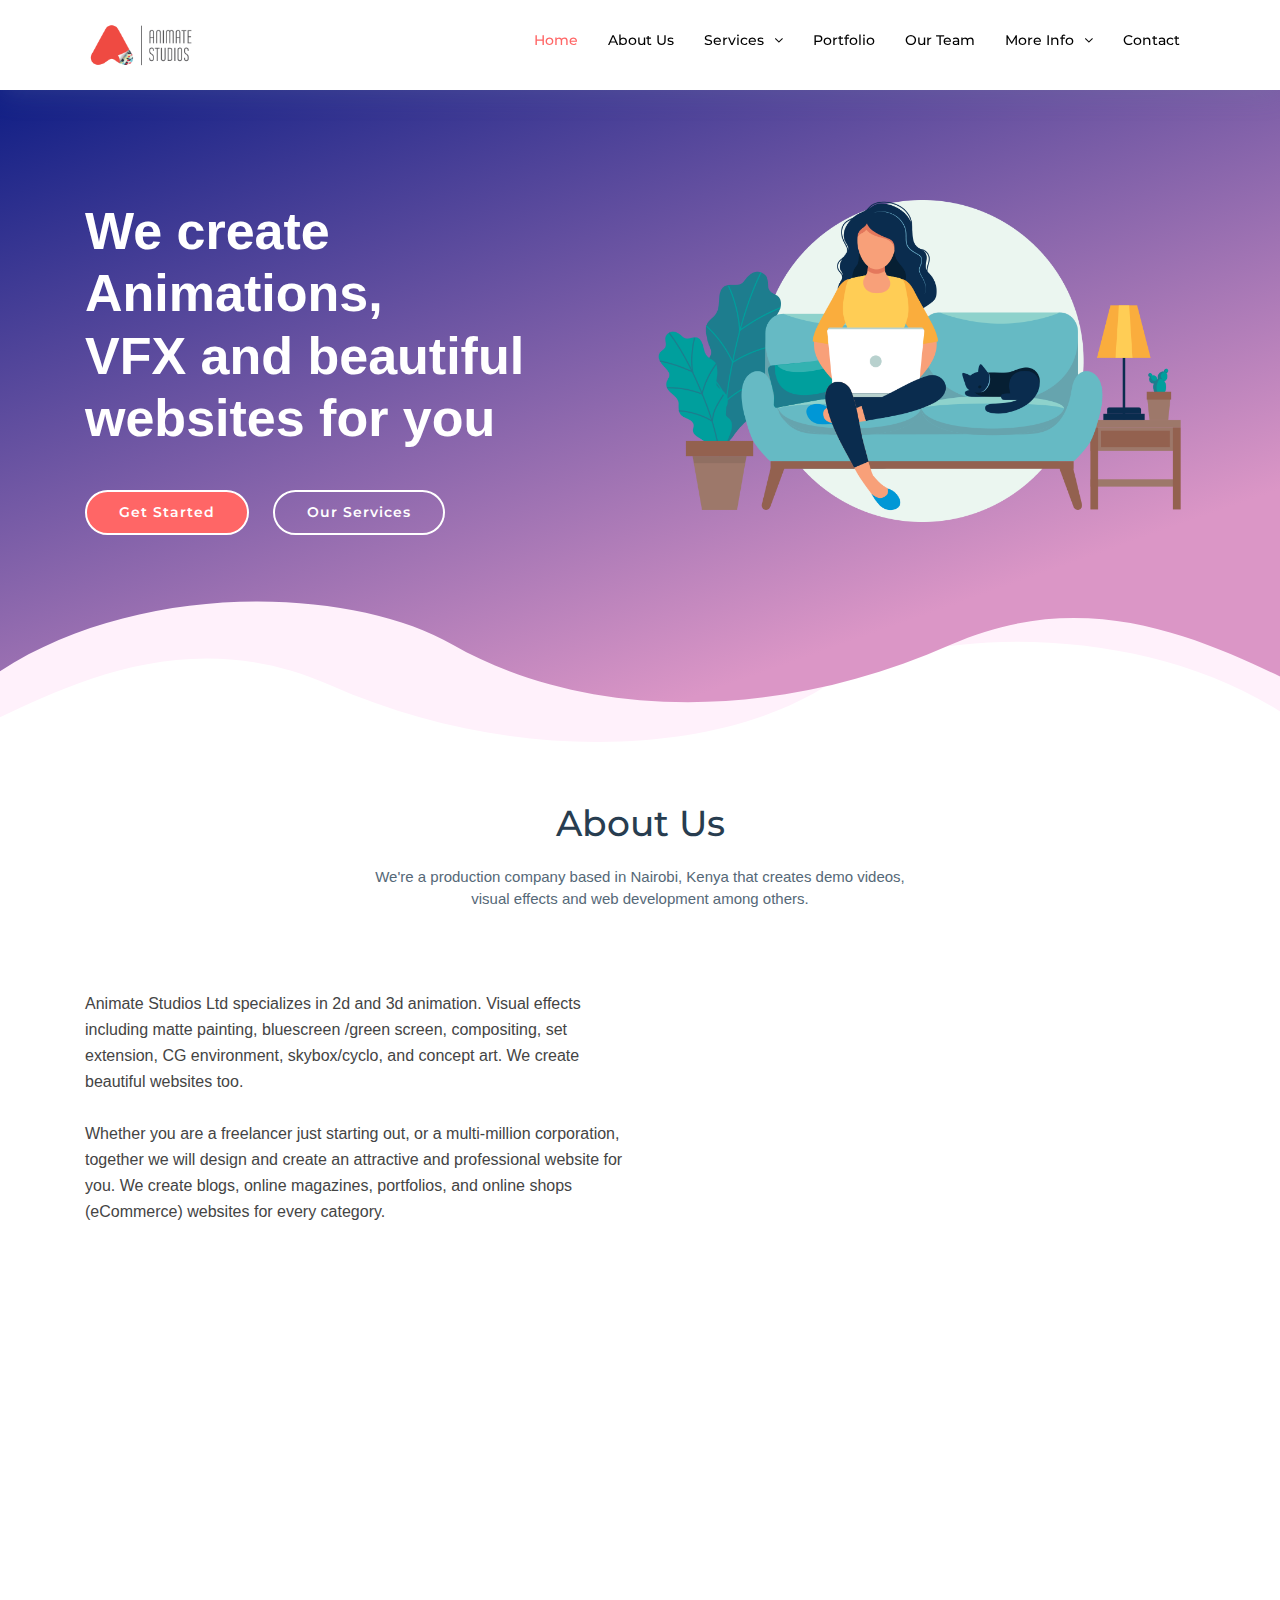
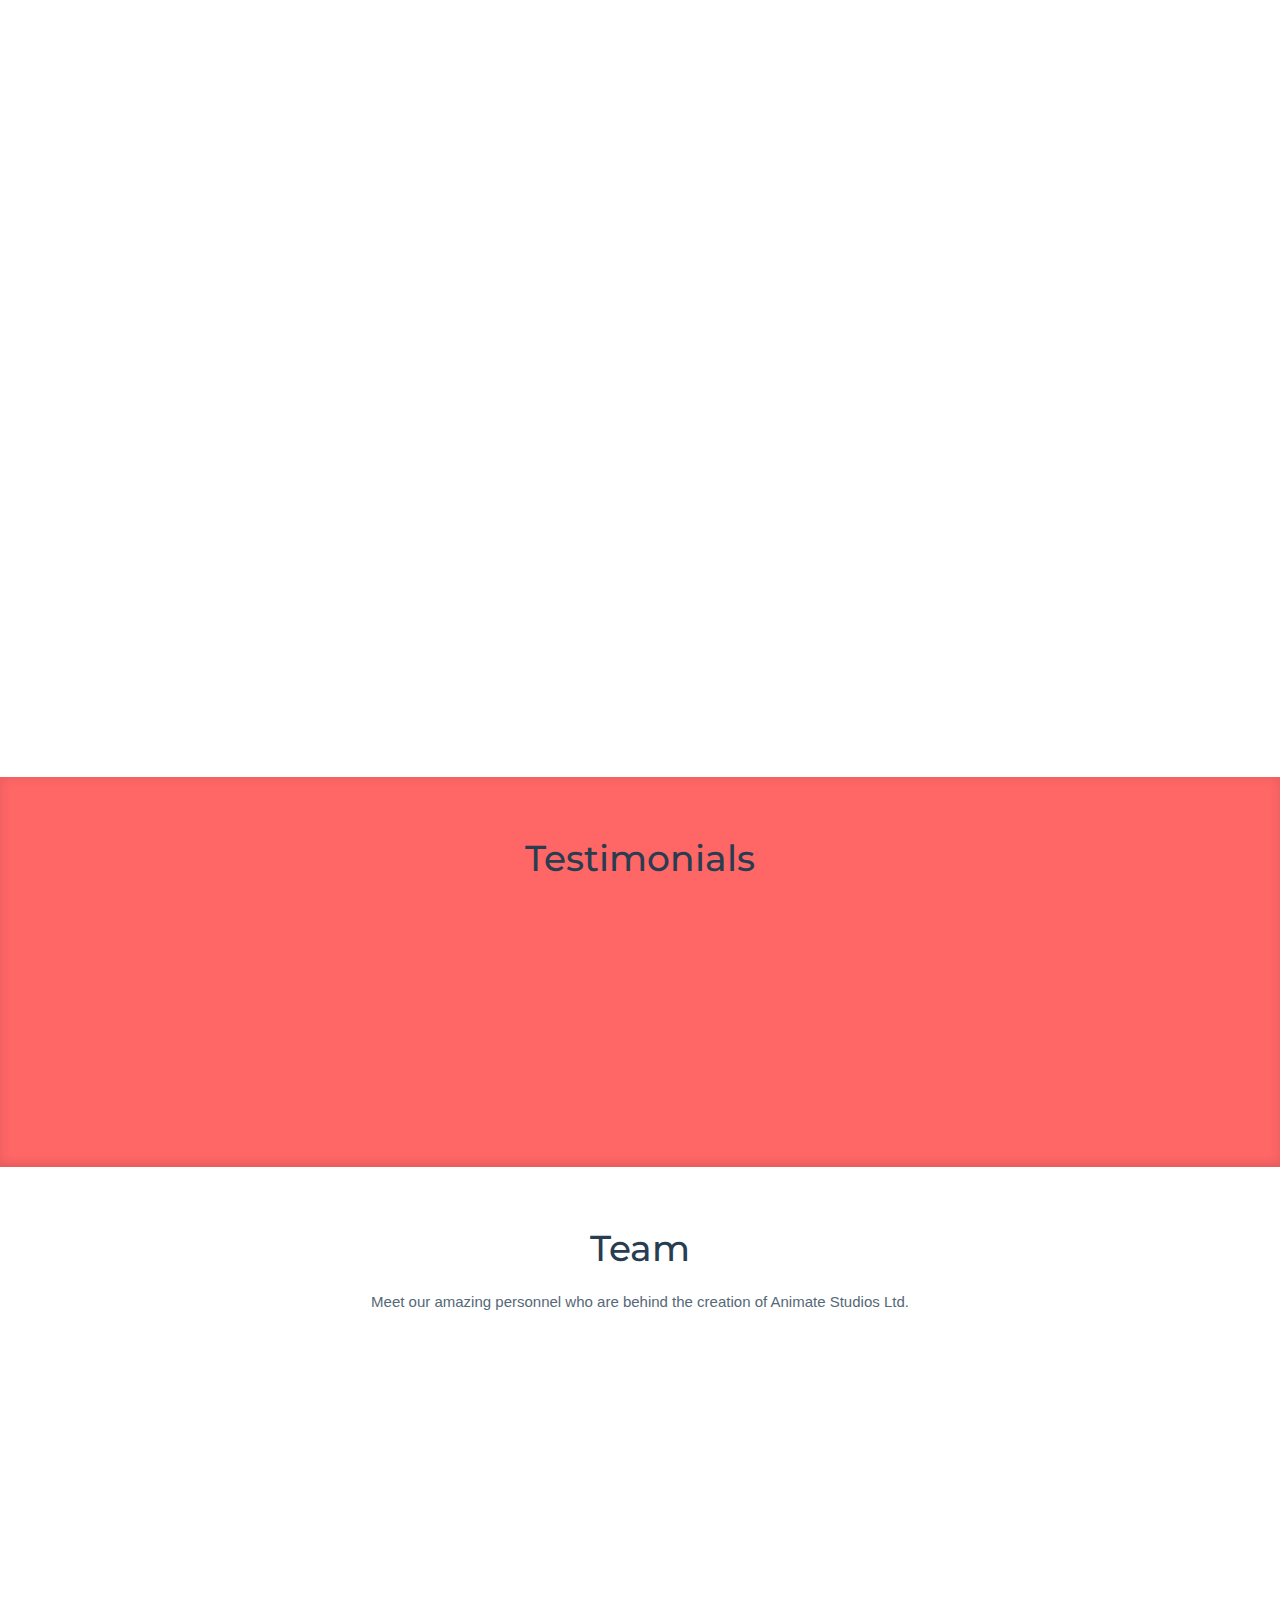
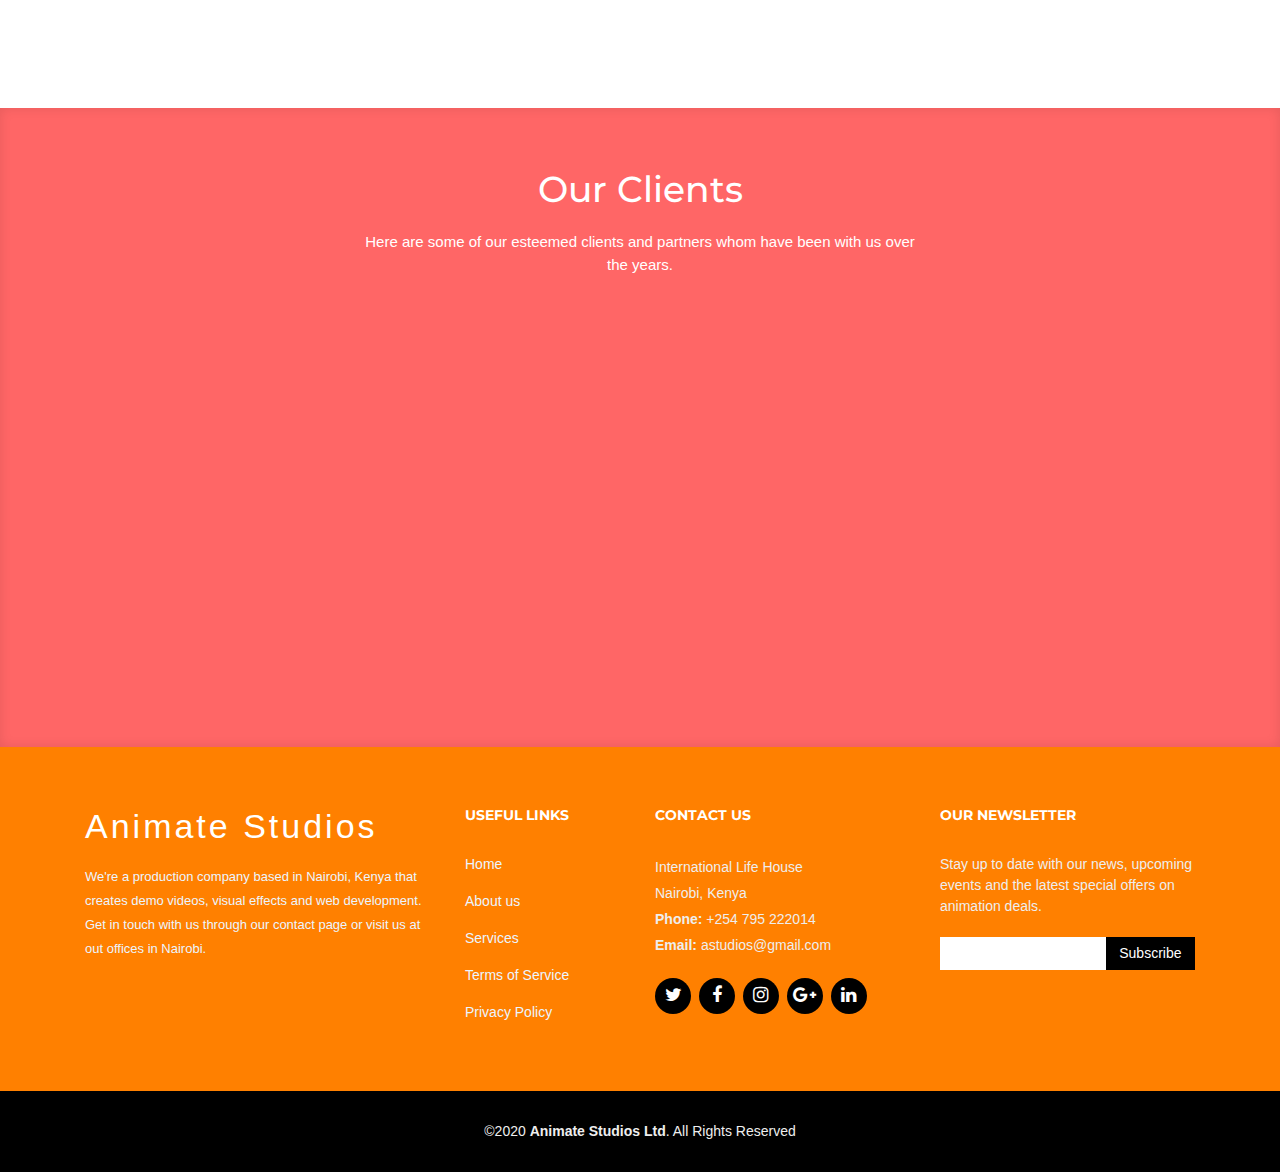
<file: index.html>
<!DOCTYPE html>
<html lang="en">
<head>
  <meta charset="utf-8">
  <title>Animate Studios Ltd</title>
  <meta content="width=device-width, initial-scale=1.0" name="viewport">
  <meta content="" name="keywords">
  <meta content="" name="description">

  <!-- Favicons -->
  <link href="img/icon.png" rel="icon">
  <link href="img/apple-touch-icon.png" rel="apple-touch-icon">

  <!-- Google Fonts -->
  <link href="https://fonts.googleapis.com/css?family=Open+Sans:300,300i,400,400i,700,700i|Montserrat:300,400,500,700" rel="stylesheet">

  <!-- Bootstrap CSS File -->
  <link href="lib/bootstrap/css/bootstrap.min.css" rel="stylesheet">

  <!-- Libraries CSS Files -->
  <link href="lib/font-awesome/css/font-awesome.min.css" rel="stylesheet">
  <link href="lib/animate/animate.min.css" rel="stylesheet">
  <link href="lib/ionicons/css/ionicons.min.css" rel="stylesheet">
  <link href="lib/owlcarousel/assets/owl.carousel.min.css" rel="stylesheet">
  <link href="lib/lightbox/css/lightbox.min.css" rel="stylesheet">

  <!-- Main Stylesheet File -->
  <link href="css/style.css" rel="stylesheet">

</head>

<body>

  <!--==========================
  Header
  ============================-->
  <header id="header" class="fixed-top">
    <div class="container">

      <div class="logo float-left">
        <!-- Uncomment below if you prefer to use an image logo -->
        <!-- <h1 class="text-light"><a href="#header"><span>NewBiz</span></a></h1> -->
        <a href="#intro" class="scrollto"><img src="img/logo3.png" alt="" class="img-fluid"></a>
      </div>

      <nav class="main-nav float-right d-none d-lg-block">
        <ul>
          <li class="active"><a href="index.html">Home</a></li>
          <li><a href="about.html">About Us</a></li>
          <li class="drop-down"><a href="services.html">Services</a>
            <ul>
              <li><a href="animation.html">Animations</a></li>
              <li><a href="web.html">Web Design</a></li>
              <li><a href="visual.html">Visual Effects</a></li>
              <li><a href="explainer.html">Explainer Videos</a></li>
              <li><a href="branding.html">Branding</a></li>
              <li><a href="illustration.html">Illustrations</a></li>
            </ul>
          </li>
          <li><a href="portfolio.html">Portfolio</a></li>
          <li><a href="team.html">Our Team</a></li>
          <li class="drop-down"><a href="">More Info</a>
            <ul>
              <li><a href="faqs.html">FAQs</a></li>
              <li><a href="terms.html">Terms Of Service</a></li>
              <li><a href="privacy.html">Privacy Policy</a></li>
            </ul>
          </li>
          <li><a href="contact.html">Contact</a></li>
        </ul>
      </nav><!-- .main-nav -->
      
    </div>
  </header><!-- #header -->

  <!--==========================
    Intro Section
  ============================-->
  <section id="intro" class="clearfix">
    <div class="container">

      <div class="intro-img">
        <img src="img/pic8.png" alt="" class="img-fluid" style="margin-bottom: 100px;">
      </div>

      <div class="intro-info">
        <h2>We create<br>Animations,<br>VFX and beautiful websites for you</h2>
        <div>
          <a href="#about" class="btn-get-started scrollto">Get Started</a>
          <a href="services.html" class="btn-services scrollto">Our Services</a>
        </div>
      </div>

    </div>
  </section><!-- #intro -->

  <main id="main">

    <!--==========================
      About Us Section
    ============================-->
    <section id="about">
      <div class="container">

        <header class="section-header">
          <h3>About Us</h3>
          <p>We're a production company based in Nairobi, Kenya that creates demo videos, visual effects and web development among others.</p>
        </header>

        <div class="row about-container">

          <div class="col-lg-6 content order-lg-1 order-2">
            <p>
              Animate Studios Ltd specializes in 2d and 3d animation. Visual effects including matte painting, bluescreen /green screen, compositing, set extension, CG environment, skybox/cyclo, and concept art. We create beautiful websites too. <br> <br> Whether you are a freelancer just starting out, or a multi-million corporation, together we will design and create an attractive and professional website for you. We create blogs, online magazines, portfolios, and online shops (eCommerce) websites for every category.
            </p>

            <div class="icon-box wow fadeInUp">
              <div class="icon"><i class="fa fa-shopping-bag"></i></div>
              <h4 class="title"><a href="">Our Vision</a></h4>
              <p class="description">To provide a platform that encourages our creative and gifted team to comfortably develop fantastic projects that are worth every penny.</p>
            </div>

            <div class="icon-box wow fadeInUp" data-wow-delay="0.2s">
              <div class="icon"><i class="fa fa-photo"></i></div>
              <h4 class="title"><a href="">Our Mission</a></h4>
              <p class="description">To create and develop amazing bespoke projects that not only merge with the client's wishes, but also at affordable prices.</p>
            </div>

            <div class="icon-box wow fadeInUp" data-wow-delay="0.4s">
              <div class="icon"><i class="fa fa-bar-chart"></i></div>
              <h4 class="title"><a href="">Our Goals</a></h4>
              <p class="description">To relate well with our amazing clientel who appreciate and value our work.</p>
            </div>

          </div>

          <div class="col-lg-6 background order-lg-2 order-1 wow fadeInUp">
            <img src="img/image16.gif" class="img-fluid" alt="">
          </div>
        </div>

      </div>
    </section><!-- #about -->

    <!--==========================
      Why Us Section
    ============================-->
    <section id="why-us" class="wow fadeIn">
      <div class="container">
        <header class="section-header">
          <h3>Why choose us?</h3>
          <p>Our aim and goal is to give you the very best in accordance with your needs and overall outlook.</p>
        </header>

        <div class="row row-eq-height justify-content-center">

          <div class="col-lg-4 mb-4">
            <div class="card wow bounceInUp">
                <i class="fa fa-diamond"></i>
              <div class="card-body">
                <h5 class="card-title">Quality</h5>
                <p class="card-text">We only develop products that are of the highest quality just for you that do not disappoint.</p>
              </div>
            </div>
          </div>

          <div class="col-lg-4 mb-4">
            <div class="card wow bounceInUp">
                <i class="fa fa-language"></i>
              <div class="card-body">
                <h5 class="card-title">Uniqueness</h5>
                <p class="card-text">Our products are based on what you as a client wants and needs.</p>
              </div>
            </div>
          </div>

          <div class="col-lg-4 mb-4">
            <div class="card wow bounceInUp">
                <i class="fa fa-object-group"></i>
              <div class="card-body">
                <h5 class="card-title">Timely</h5>
                <p class="card-text">We always strive to give you the very best within the desired time period. </p>
              </div>
            </div>
          </div>

        </div>

        <div class="row counters">

          <div class="col-lg-3 col-6 text-center">
            <span data-toggle="counter-up">274</span>
            <p>Clients</p>
          </div>

          <div class="col-lg-3 col-6 text-center">
            <span data-toggle="counter-up">300</span>
            <p>Projects</p>
          </div>

          <div class="col-lg-3 col-6 text-center">
            <span data-toggle="counter-up">1,364</span>
            <p>Hours Of Support</p>
          </div>

          <div class="col-lg-3 col-6 text-center">
            <span data-toggle="counter-up">18</span>
            <p>Hard Workers</p>
          </div>
  
        </div>

      </div>
    </section>

    <!--==========================
      Clients Section
    ============================-->
    <section id="testimonials" class="section-bg">
      <div class="container">

        <header class="section-header">
          <h3>Testimonials</h3>
        </header>

        <div class="row justify-content-center">
          <div class="col-lg-8">

            <div class="owl-carousel testimonials-carousel wow fadeInUp">
    
              <div class="testimonial-item">
                <img src="img/img7.jpg" class="testimonial-img" alt="" height=120px> 
                <h3>Christopher Kamau</h3>
                <h4>Ceo &amp; Founder</h4>
                <p>
                  Their products are of the highest quality and do not disappoint. I would like to work with them in the future.
                </p>
              </div>
    
              <div class="testimonial-item">
                <img src="img/img10.jpg" class="testimonial-img" alt="" height=130px>
                <h3>Sara Williams</h3>
                <h4>Designer</h4>
                <p>
                  Working with Animate Studios Ltd has been an amazing journey. Not only do they work hard but also taught me additional skills.
                </p>
              </div>
    
              <div class="testimonial-item">
                <img src="img/img13.jpg" class="testimonial-img" alt="" height=130px>
                <h3>Jena Wangui</h3>
                <h4>Store Owner</h4>
                <p>
                  Working with Animate Studios Ltd was the best decision I ever made. My business has gone up ever since I partnered with them. Thank you!
                </p>
              </div>
    
              <div class="testimonial-item">
                <img src="img/img11.jpg" class="testimonial-img" alt="" height=130px>
                <h3>Matthew Omondi</h3>
                <h4>Freelancer</h4>
                <p>
                  Working part-time with Animate Studios Ltd has been amazing. I look forward to working on more projects with them.
                </p>
              </div>
    
              <div class="testimonial-item">
                <img src="img/img8.jpg" class="testimonial-img" alt="" height=130px>
                <h3>John Kipchirchir</h3>
                <h4>Entrepreneur</h4>
                <p>
                  Animate Studios Ltd has amazing people whom I'm glad to work with everyday. They have boosted all my businesses and maximized my profits. Thank you so much!
                </p>
              </div>

            </div>

          </div>
        </div>


      </div>
    </section><!-- #testimonials -->

    <!--==========================
      Team Section
    ============================-->
    <section id="team">
      <div class="container">
        <div class="section-header">
          <h3>Team</h3>
          <p>Meet our amazing personnel who are behind the creation of Animate Studios Ltd. </p>
        </div>

        <div class="row">

          <div class="col-lg-3 col-md-6 wow fadeInUp">
            <div class="member">
              <img src="img/img4.jpg" class="img-fluid" alt="">
              <div class="member-info">
                <div class="member-info-content">
                  <h4>Jaymoh</h4>
                  <span>Chief Executive Officer</span>
                  <div class="social">
                    <a href="https://twitter.com"><i class="fa fa-twitter"></i></a>
                    <a href="https://facebook.com"><i class="fa fa-facebook"></i></a>
                    <a href="https://google.com"><i class="fa fa-google-plus"></i></a>
                    <a href="https://linkedin.com"><i class="fa fa-linkedin"></i></a>
                  </div>
                </div>
              </div>
            </div>
          </div>

          <div class="col-lg-3 col-md-6 wow fadeInUp" data-wow-delay="0.1s">
            <div class="member">
              <img src="img/img5.jpg" class="img-fluid" alt="">
              <div class="member-info">
                <div class="member-info-content">
                  <h4>Sarah Wambui</h4>
                  <span>Product Manager</span>
                  <div class="social">
                    <a href="https://twitter.com"><i class="fa fa-twitter"></i></a>
                    <a href="https://facebook.com"><i class="fa fa-facebook"></i></a>
                    <a href="https://google.com"><i class="fa fa-google-plus"></i></a>
                    <a href="https://linkedin.com"><i class="fa fa-linkedin"></i></a>
                  </div>
                </div>
              </div>
            </div>
          </div>

          <div class="col-lg-3 col-md-6 wow fadeInUp" data-wow-delay="0.2s">
            <div class="member">
              <img src="img/team-3.jpg" class="img-fluid" alt="">
              <div class="member-info">
                <div class="member-info-content">
                  <h4>Jason Kennedy</h4>
                  <span>CTO</span>
                  <div class="social">
                    <a href="https://twitter.com"><i class="fa fa-twitter"></i></a>
                    <a href="https://facebook.com"><i class="fa fa-facebook"></i></a>
                    <a href="https://google.com"><i class="fa fa-google-plus"></i></a>
                    <a href="https://linkedin.com"><i class="fa fa-linkedin"></i></a>
                  </div>
                </div>
              </div>
            </div>
          </div>

          <div class="col-lg-3 col-md-6 wow fadeInUp" data-wow-delay="0.3s">
            <div class="member">
              <img src="img/team-4.jpg" class="img-fluid" alt="">
              <div class="member-info">
                <div class="member-info-content">
                  <h4>Amanda Ngugi</h4>
                  <span>Accountant</span>
                  <div class="social">
                    <a href="https://twitter.com"><i class="fa fa-twitter"></i></a>
                    <a href="https://facebook.com"><i class="fa fa-facebook"></i></a>
                    <a href="https://google.com"><i class="fa fa-google-plus"></i></a>
                    <a href="https://linkedin.com"><i class="fa fa-linkedin"></i></a>
                  </div>
                </div>
              </div>
            </div>
          </div>

        </div>

      </div>
    </section><!-- #team -->

    <!--==========================
      Clients Section
    ============================-->
    <section id="clients" class="section-bg">

      <div class="container">

        <div class="section-header">
          <h3 style="color: #fff;">Our Clients</h3>
          <p style="color: #fff;">Here are some of our esteemed clients and partners whom have been with us over the years.</p>
        </div>

        <div class="row no-gutters clients-wrap clearfix wow fadeInUp">

          <div class="col-lg-3 col-md-4 col-xs-6">
            <div class="client-logo">
              <img src="img/clients/saf.png" class="img-fluid" alt="">
            </div>
          </div>
          
          <div class="col-lg-3 col-md-4 col-xs-6">
            <div class="client-logo">
              <img src="img/clients/equity.png" class="img-fluid" alt="">
            </div>
          </div>
        
          <div class="col-lg-3 col-md-4 col-xs-6">
            <div class="client-logo">
              <img src="img/clients/client-5.png" class="img-fluid" alt="">
            </div>
          </div>
          
          <div class="col-lg-3 col-md-4 col-xs-6">
            <div class="client-logo">
              <img src="img/clients/kq.png" class="img-fluid" alt="">
            </div>
          </div>
          
          <div class="col-lg-3 col-md-4 col-xs-6">
            <div class="client-logo">
              <img src="img/clients/serena.png" class="img-fluid" alt="">
            </div>
          </div>
        
          <div class="col-lg-3 col-md-4 col-xs-6">
            <div class="client-logo">
              <img src="img/clients/client-6.png" class="img-fluid" alt="">
            </div>
          </div>
          
          <div class="col-lg-3 col-md-4 col-xs-6">
            <div class="client-logo">
              <img src="img/clients/client-3.png" class="img-fluid" alt="">
            </div>
          </div>
          
          <div class="col-lg-3 col-md-4 col-xs-6">
            <div class="client-logo">
              <img src="img/clients/jumia.png" class="img-fluid" alt="">
            </div>
          </div>

        </div>

      </div>

    </section>

  </main>

  <!--==========================
    Footer
  ============================-->
  <footer id="footer">
    <div class="footer-top">
      <div class="container">
        <div class="row">

          <div class="col-lg-4 col-md-6 footer-info">
            <h3>Animate Studios</h3>
            <p>We're a production company based in Nairobi, Kenya that creates demo videos, visual effects and web development. Get in touch with us through our contact page or visit us at out offices in Nairobi.</p>
          </div>

          <div class="col-lg-2 col-md-6 footer-links">
            <h4>Useful Links</h4>
            <ul>
              <li><a href="index.html">Home</a></li>
              <li><a href="about.html">About us</a></li>
              <li><a href="services.html">Services</a></li>
              <li><a href="terms.html">Terms of Service</a></li>
              <li><a href="privacy.html">Privacy Policy</a></li>
            </ul>
          </div>

          <div class="col-lg-3 col-md-6 footer-contact">
            <h4>Contact Us</h4>
            <p>
              International Life House <br>
              Nairobi, Kenya<br>
              <strong>Phone:</strong> +254 795 222014<br>
              <strong>Email:</strong> astudios@gmail.com<br>
            </p>

            <div class="social-links">
              <a href="https://twitter.com" class="twitter"><i class="fa fa-twitter"></i></a>
              <a href="https://facebook.com" class="facebook"><i class="fa fa-facebook"></i></a>
              <a href="https://instagram.com" class="instagram"><i class="fa fa-instagram"></i></a>
              <a href="https://google.com" class="google-plus"><i class="fa fa-google-plus"></i></a>
              <a href="https://linkedin.com" class="linkedin"><i class="fa fa-linkedin"></i></a>
            </div>

          </div>

          <div class="col-lg-3 col-md-6 footer-newsletter">
            <h4>Our Newsletter</h4>
            <p>Stay up to date with our news, upcoming events and the latest special offers on animation deals.</p>
            <form action="" method="post">
              <input type="email" name="email"><input type="submit"  value="Subscribe">
            </form>
          </div>

        </div>
      </div>
    </div>

    <div class="container">
      <div class="copyright">
        &copy;2020 <strong>Animate Studios Ltd</strong>. All Rights Reserved
      </div>
    </div>
  </footer><!-- #footer -->

  <a href="#" class="back-to-top"><i class="fa fa-chevron-up"></i></a>
  <!-- Uncomment below i you want to use a preloader -->
  <!-- <div id="preloader"></div> -->

  <!-- JavaScript Libraries -->
  <script src="lib/jquery/jquery.min.js"></script>
  <script src="lib/jquery/jquery-migrate.min.js"></script>
  <script src="lib/bootstrap/js/bootstrap.bundle.min.js"></script>
  <script src="lib/easing/easing.min.js"></script>
  <script src="lib/mobile-nav/mobile-nav.js"></script>
  <script src="lib/wow/wow.min.js"></script>
  <script src="lib/waypoints/waypoints.min.js"></script>
  <script src="lib/counterup/counterup.min.js"></script>
  <script src="lib/owlcarousel/owl.carousel.min.js"></script>
  <script src="lib/isotope/isotope.pkgd.min.js"></script>
  <script src="lib/lightbox/js/lightbox.min.js"></script>
  <!-- Contact Form JavaScript File -->
  <script src="contactform/contactform.js"></script>

  <!-- Template Main Javascript File -->
  <script src="js/main.js"></script>

</body>
</html>
</file>
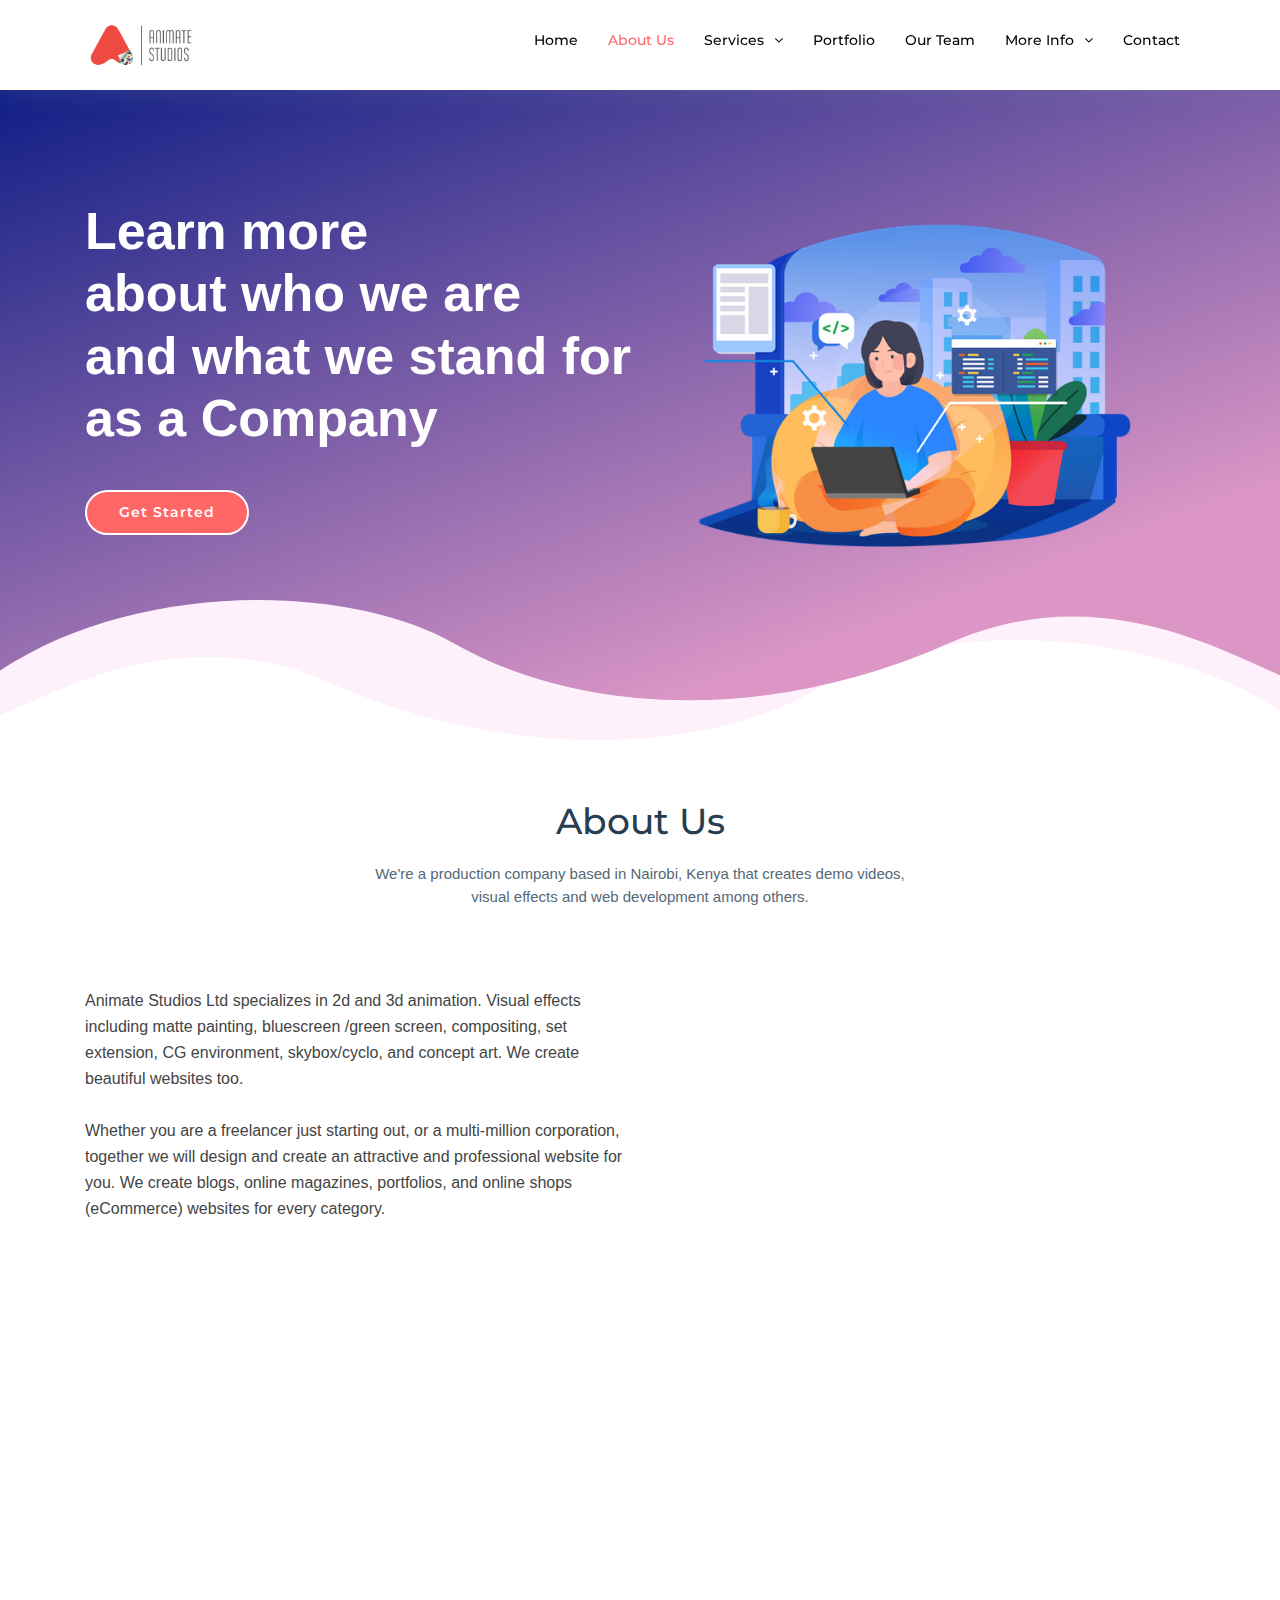
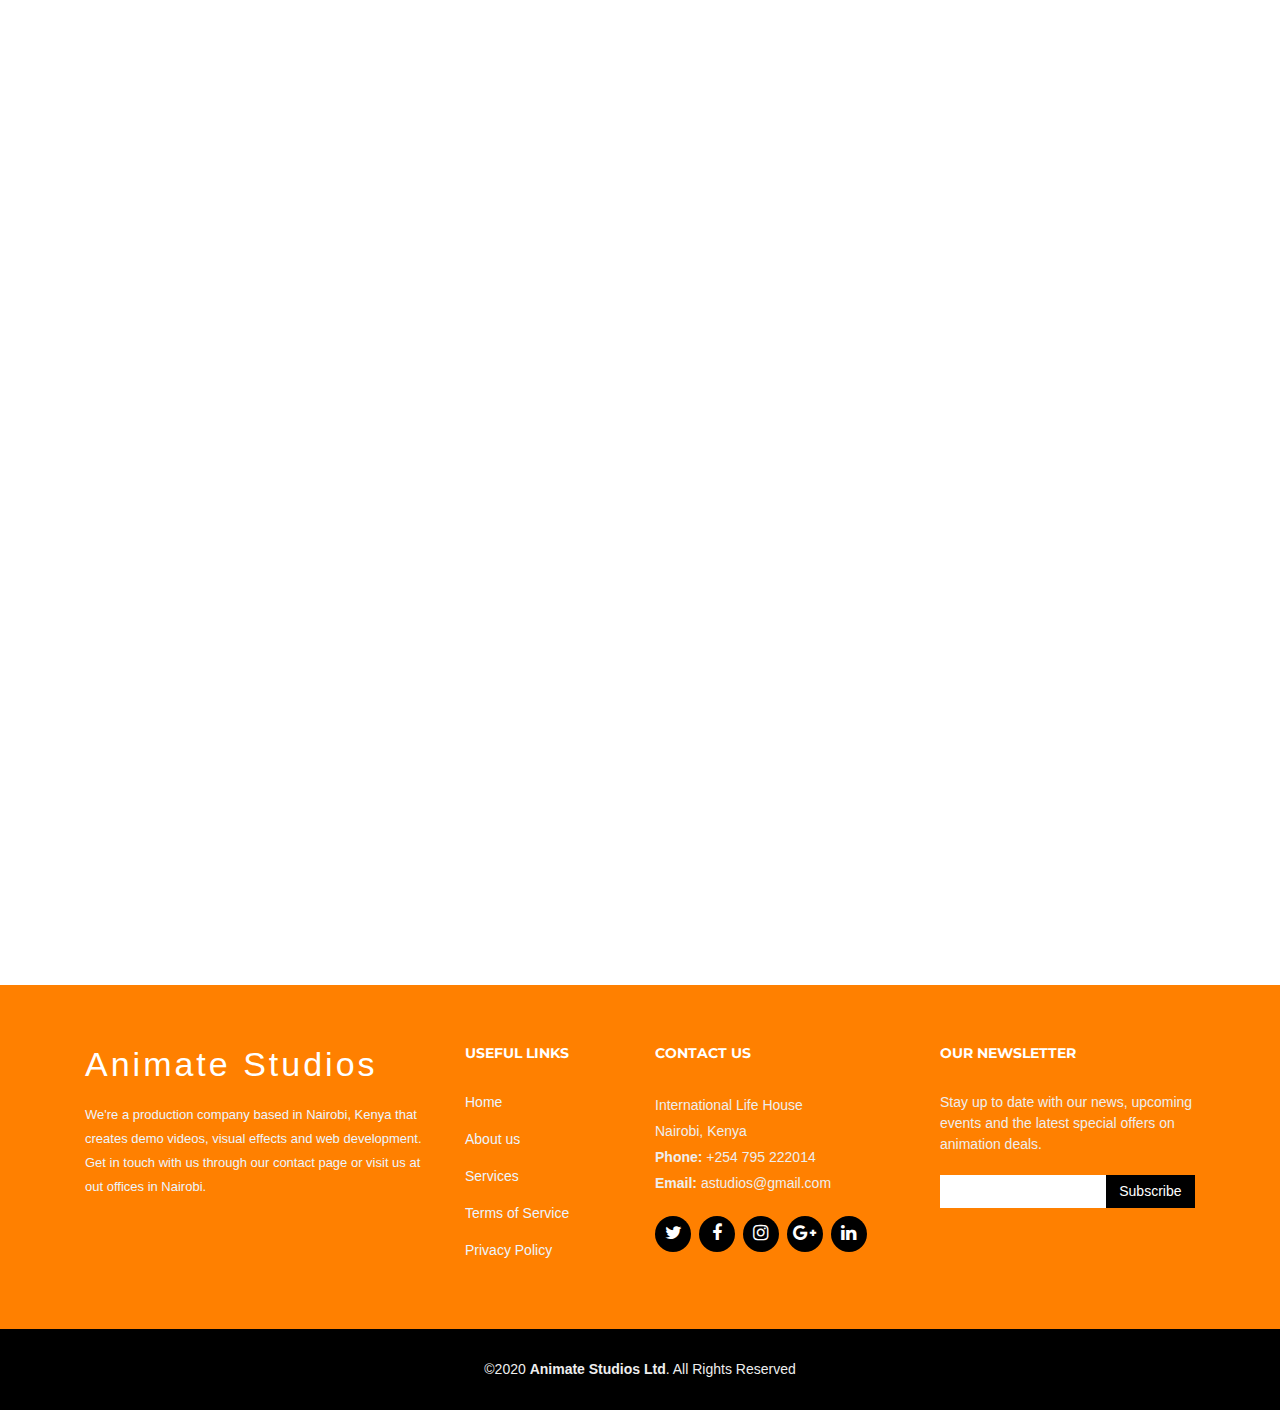
<file: about.html>
<!DOCTYPE html>
<html lang="en">
<head>
  <meta charset="utf-8">
  <title>About Us</title>
  <meta content="width=device-width, initial-scale=1.0" name="viewport">
  <meta content="" name="keywords">
  <meta content="" name="description">

  <!-- Favicons -->
  <link href="img/icon.png" rel="icon">
  <link href="img/apple-touch-icon.png" rel="apple-touch-icon">

  <!-- Google Fonts -->
  <link href="https://fonts.googleapis.com/css?family=Open+Sans:300,300i,400,400i,700,700i|Montserrat:300,400,500,700" rel="stylesheet">

  <!-- Bootstrap CSS File -->
  <link href="lib/bootstrap/css/bootstrap.min.css" rel="stylesheet">

  <!-- Libraries CSS Files -->
  <link href="lib/font-awesome/css/font-awesome.min.css" rel="stylesheet">
  <link href="lib/animate/animate.min.css" rel="stylesheet">
  <link href="lib/ionicons/css/ionicons.min.css" rel="stylesheet">
  <link href="lib/owlcarousel/assets/owl.carousel.min.css" rel="stylesheet">
  <link href="lib/lightbox/css/lightbox.min.css" rel="stylesheet">

  <!-- Main Stylesheet File -->
  <link href="css/style.css" rel="stylesheet">

</head>

<body>

  <!--==========================
  Header
  ============================-->
  <header id="header" class="fixed-top">
    <div class="container">

      <div class="logo float-left">
        <!-- Uncomment below if you prefer to use an image logo -->
        <!-- <h1 class="text-light"><a href="#header"><span>NewBiz</span></a></h1> -->
        <a href="#intro" class="scrollto"><img src="img/logo3.png" alt="" class="img-fluid"></a>
      </div>

      <nav class="main-nav float-right d-none d-lg-block">
        <ul>
          <li><a href="index.html">Home</a></li>
          <li class="active"><a href="about.html">About Us</a></li>
          <li class="drop-down"><a href="services.html">Services</a>
            <ul>
              <li><a href="animation.html">Animations</a></li>
              <li><a href="web.html">Web Design</a></li>
              <li><a href="visual.html">Visual Effects</a></li>
              <li><a href="explainer.html">Explainer Videos</a></li>
              <li><a href="branding.html">Branding</a></li>
              <li><a href="illustration.html">Illustrations</a></li>
            </ul>
          </li>
          <li><a href="portfolio.html">Portfolio</a></li>
          <li><a href="team.html">Our Team</a></li>
          <li class="drop-down"><a href="">More Info</a>
            <ul>
              <li><a href="faqs.html">FAQs</a></li>
              <li><a href="terms.html">Terms Of Service</a></li>
              <li><a href="privacy.html">Privacy Policy</a></li>
            </ul>
          </li>
          <li><a href="contact.html">Contact</a></li>
        </ul>
      </nav><!-- .main-nav -->
      
    </div>
  </header><!-- #header -->

  <!--==========================
    Intro Section
  ============================-->
  <section id="intro" class="clearfix">
    <div class="container">

      <div class="intro-img">
        <img src="img/pic2.png" alt="" class="img-fluid" style="margin-bottom: 50px;">
      </div>

      <div class="intro-info">
        <h2>Learn more<br>about who we are<br>and what we stand for as a Company</h2>
        <div>
          <a href="#about" class="btn-get-started scrollto">Get Started</a>
          <!--<a href="#services" class="btn-services scrollto">Our Services</a>-->
        </div>
      </div>

    </div>
  </section><!-- #intro -->

  <main id="main">

    <!--==========================
      About Us Section
    ============================-->
    <section id="about">
      <div class="container">

        <header class="section-header">
          <h3>About Us</h3>
          <p>We're a production company based in Nairobi, Kenya that creates demo videos, visual effects and web development among others.</p>
        </header>

        <div class="row about-container">

          <div class="col-lg-6 content order-lg-1 order-2">
            <p>
              Animate Studios Ltd specializes in 2d and 3d animation. Visual effects including matte painting, bluescreen /green screen, compositing, set extension, CG environment, skybox/cyclo, and concept art. We create beautiful websites too. <br> <br> Whether you are a freelancer just starting out, or a multi-million corporation, together we will design and create an attractive and professional website for you. We create blogs, online magazines, portfolios, and online shops (eCommerce) websites for every category.
            </p>

            <div class="icon-box wow fadeInUp">
              <div class="icon"><i class="fa fa-shopping-bag"></i></div>
              <h4 class="title"><a href="">Our Vision</a></h4>
              <p class="description">To provide a platform that encourages our creative and gifted team to comfortably develop fantastic projects that are worth every penny.</p>
            </div>

            <div class="icon-box wow fadeInUp" data-wow-delay="0.2s">
              <div class="icon"><i class="fa fa-photo"></i></div>
              <h4 class="title"><a href="">Our Mission</a></h4>
              <p class="description">To create and develop amazing bespoke projects that not only merge with the client's wishes, but also at affordable prices.</p>
            </div>

            <div class="icon-box wow fadeInUp" data-wow-delay="0.4s">
              <div class="icon"><i class="fa fa-bar-chart"></i></div>
              <h4 class="title"><a href="">Our Goals</a></h4>
              <p class="description">To relate well with our amazing clientel who appreciate and value our work.</p>
            </div>

          </div>

          <div class="col-lg-6 background order-lg-2 order-1 wow fadeInUp">
            <img src="img/pic3.jpg" class="img-fluid" alt="">
          </div>
        </div>

        <div class="row about-extra">
          <div class="col-lg-6 wow fadeInUp">
            <img src="img/image3.gif" class="img-fluid" alt="">
          </div>
          <div class="col-lg-6 wow fadeInUp pt-5 pt-lg-0">
            <h4>Our Core Values</h4>
            <p>
              At Animate Studios Ltd, we value your input and wishes. In return, we transform them into spectacular designs regardless of the size of the project required.
            </p>
            <p>
              Every project we undertake is an original production from our company. We guarantee the best bespoke project you require to cater for all your needs. 
            </p>
            <p>
              In addition, we have well detailed rules and regulations that guide our creative personnel on how to relate with prospective clients. Your satisfaction is what we strive to achieve each day.
            </p>
          </div>
        </div>

        <div class="row about-extra">
          <div class="col-lg-6 wow fadeInUp order-1 order-lg-2">
            <img src="img/image14.gif" class="img-fluid" alt="">
          </div>

          <div class="col-lg-6 wow fadeInUp pt-4 pt-lg-0 order-2 order-lg-1">
            <h4>Your Expectations Of Us</h4>
            <p>
             We strive to give you the best product possible in regards to your wishes and aspirations of your projects. 
            </p>
            <p>
              Our innovative personnel offer their very best to ensure projects are completed in time and are of high quality. Join us today and we promise you won't be disappointed!
            </p>
            <p>
              Feel free to visit our office at International Life House in Nairobi, Kenya from Monday to Saturday between 8:00am and 5:00pm.
            </p>
          </div>
          
        </div>

      </div>
    </section><!-- #about -->

  </main>

  <!--==========================
    Footer
  ============================-->
  <footer id="footer">
    <div class="footer-top">
      <div class="container">
        <div class="row">

          <div class="col-lg-4 col-md-6 footer-info">
            <h3>Animate Studios</h3>
            <p>We're a production company based in Nairobi, Kenya that creates demo videos, visual effects and web development. Get in touch with us through our contact page or visit us at out offices in Nairobi.</p>
          </div>

          <div class="col-lg-2 col-md-6 footer-links">
            <h4>Useful Links</h4>
            <ul>
              <li><a href="index.html">Home</a></li>
              <li><a href="about.html">About us</a></li>
              <li><a href="services.html">Services</a></li>
              <li><a href="terms.html">Terms of Service</a></li>
              <li><a href="privacy.html">Privacy Policy</a></li>
            </ul>
          </div>

          <div class="col-lg-3 col-md-6 footer-contact">
            <h4>Contact Us</h4>
            <p>
              International Life House <br>
              Nairobi, Kenya<br>
              <strong>Phone:</strong> +254 795 222014<br>
              <strong>Email:</strong> astudios@gmail.com<br>
            </p>

            <div class="social-links">
              <a href="https://twitter.com" class="twitter"><i class="fa fa-twitter"></i></a>
              <a href="https://facebook.com" class="facebook"><i class="fa fa-facebook"></i></a>
              <a href="https://instagram.com" class="instagram"><i class="fa fa-instagram"></i></a>
              <a href="https://google.com" class="google-plus"><i class="fa fa-google-plus"></i></a>
              <a href="https://linkedin.com" class="linkedin"><i class="fa fa-linkedin"></i></a>
            </div>

          </div>

          <div class="col-lg-3 col-md-6 footer-newsletter">
            <h4>Our Newsletter</h4>
            <p>Stay up to date with our news, upcoming events and the latest special offers on animation deals.</p>
            <form action="" method="post">
              <input type="email" name="email"><input type="submit"  value="Subscribe">
            </form>
          </div>

        </div>
      </div>
    </div>

    <div class="container">
      <div class="copyright">
        &copy;2020 <strong>Animate Studios Ltd</strong>. All Rights Reserved
      </div>
    </div>
  </footer><!-- #footer -->

  <a href="#" class="back-to-top"><i class="fa fa-chevron-up"></i></a>
  <!-- Uncomment below i you want to use a preloader -->
  <!-- <div id="preloader"></div> -->

  <!-- JavaScript Libraries -->
  <script src="lib/jquery/jquery.min.js"></script>
  <script src="lib/jquery/jquery-migrate.min.js"></script>
  <script src="lib/bootstrap/js/bootstrap.bundle.min.js"></script>
  <script src="lib/easing/easing.min.js"></script>
  <script src="lib/mobile-nav/mobile-nav.js"></script>
  <script src="lib/wow/wow.min.js"></script>
  <script src="lib/waypoints/waypoints.min.js"></script>
  <script src="lib/counterup/counterup.min.js"></script>
  <script src="lib/owlcarousel/owl.carousel.min.js"></script>
  <script src="lib/isotope/isotope.pkgd.min.js"></script>
  <script src="lib/lightbox/js/lightbox.min.js"></script>
  <!-- Contact Form JavaScript File -->
  <script src="contactform/contactform.js"></script>

  <!-- Template Main Javascript File -->
  <script src="js/main.js"></script>

</body>
</html>
</file>
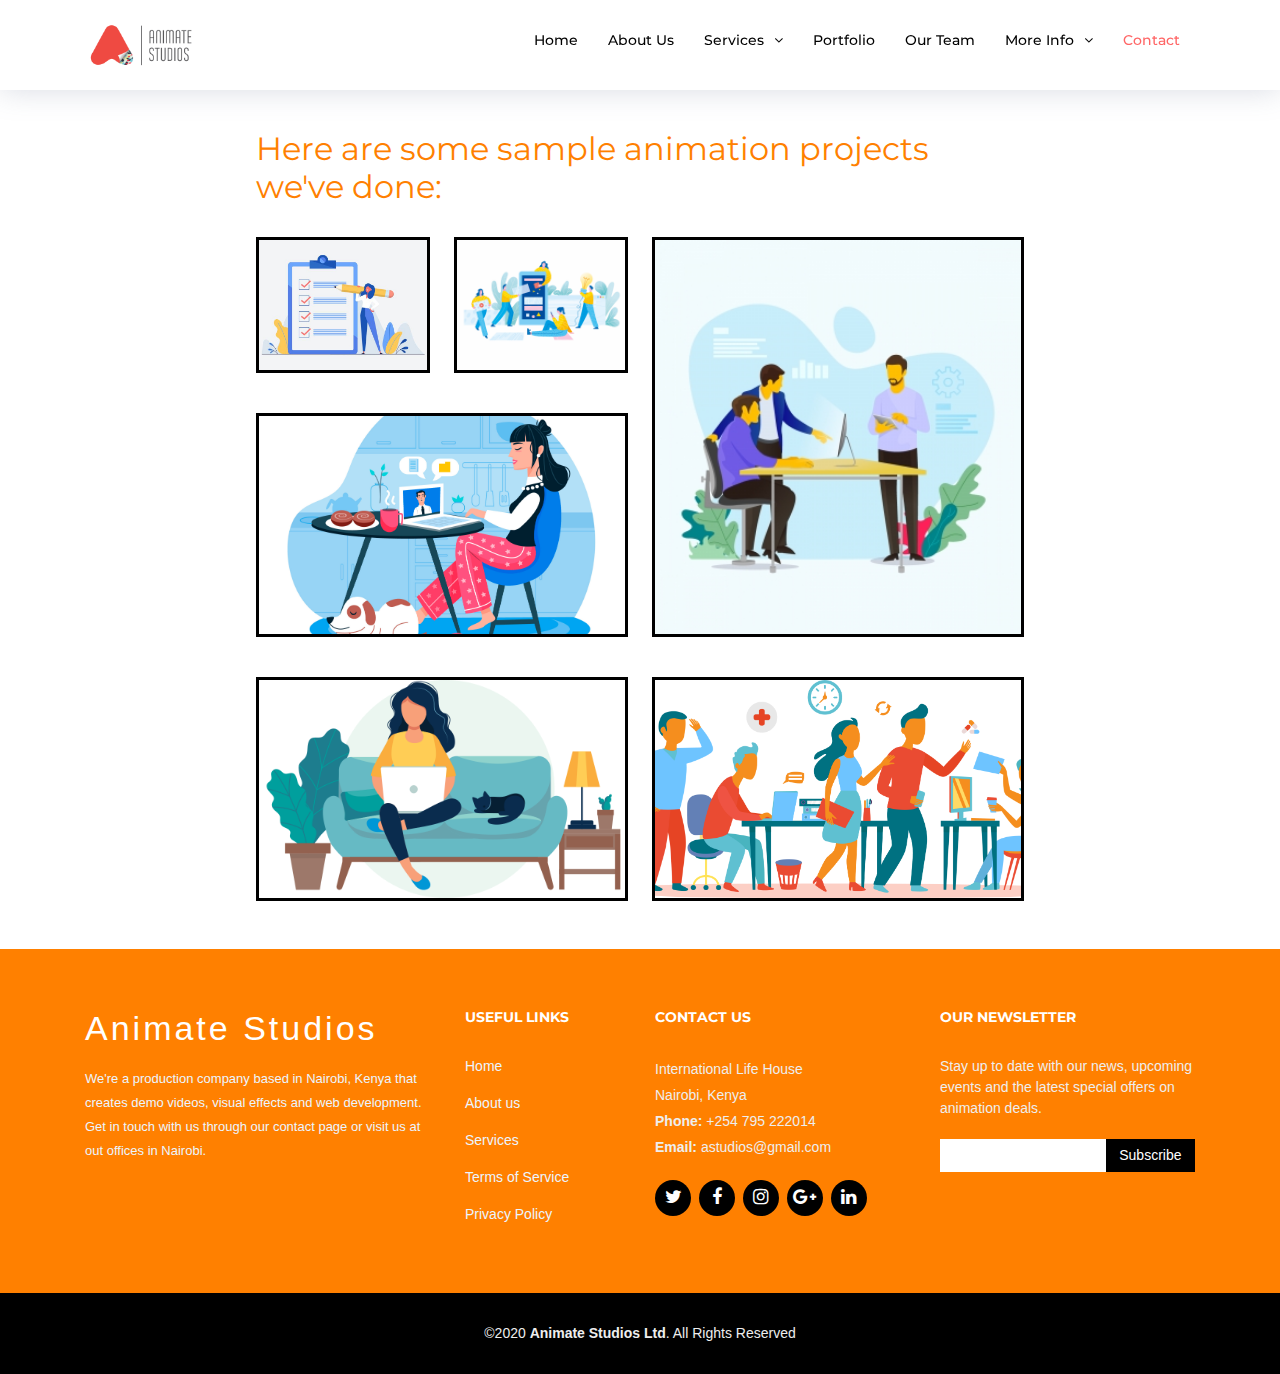
<file: animation.html>
<!DOCTYPE html>
<html lang="en">
<head>
  <meta charset="utf-8">
  <title>Animations</title>
  <meta content="width=device-width, initial-scale=1.0" name="viewport">
  <meta content="" name="keywords">
  <meta content="" name="description">

  <!-- Favicons -->
  <link href="img/icon.png" rel="icon">
  <link href="img/apple-touch-icon.png" rel="apple-touch-icon">

  <!-- Google Fonts -->
  <link href="https://fonts.googleapis.com/css?family=Open+Sans:300,300i,400,400i,700,700i|Montserrat:300,400,500,700" rel="stylesheet">

  <!-- Bootstrap CSS File -->
  <link href="lib/bootstrap/css/bootstrap.min.css" rel="stylesheet">

  <!-- Libraries CSS Files -->
  <link href="lib/font-awesome/css/font-awesome.min.css" rel="stylesheet">
  <link href="lib/animate/animate.min.css" rel="stylesheet">
  <link href="lib/ionicons/css/ionicons.min.css" rel="stylesheet">
  <link href="lib/owlcarousel/assets/owl.carousel.min.css" rel="stylesheet">
  <link href="lib/lightbox/css/lightbox.min.css" rel="stylesheet">

  <!-- Main Stylesheet File -->
  <link href="css/style.css" rel="stylesheet">

</head>

<body>

  <!--==========================
  Header
  ============================-->
  <header id="header" class="fixed-top">
    <div class="container">

      <div class="logo float-left">
        <!-- Uncomment below if you prefer to use an image logo -->
        <!-- <h1 class="text-light"><a href="#header"><span>NewBiz</span></a></h1> -->
        <a href="#intro" class="scrollto"><img src="img/logo3.png" alt="" class="img-fluid"></a>
      </div>

      <nav class="main-nav float-right d-none d-lg-block">
        <ul>
          <li><a href="index.html">Home</a></li>
          <li><a href="about.html">About Us</a></li>
          <li class="drop-down"><a href="services.html">Services</a>
            <ul>
              <li class="active"><a href="animation.html">Animations</a></li>
              <li><a href="web.html">Web Design</a></li>
              <li><a href="visual.html">Visual Effects</a></li>
              <li><a href="explainer.html">Explainer Videos</a></li>
              <li><a href="branding.html">Branding</a></li>
              <li><a href="illustration.html">Illustrations</a></li>
            </ul>
          </li>
          <li><a href="portfolio.html">Portfolio</a></li>
          <li><a href="team.html">Our Team</a></li>
          <li class="drop-down"><a href="">More Info</a>
            <ul>
              <li><a href="faqs.html">FAQs</a></li>
              <li><a href="terms.html">Terms Of Service</a></li>
              <li><a href="privacy.html">Privacy Policy</a></li>
            </ul>
          </li>
          <li class="active"><a href="contact.html">Contact</a></li>
        </ul>
      </nav><!-- .main-nav -->
      
    </div>
  </header><!-- #header -->

  <main id="main">
    <div class="container1" style="margin-top: 130px; color: #ff8000;" >
        <h2 style="margin-bottom: 30px;">Here are some sample animation projects we've done:</h2>
        <div class="gallery">
            <figure class="gallery__item gallery__item--1">
                <img src="img/pic4.jpg" class="gallery__img" alt="Image 1">
              </figure>
              <figure class="gallery__item gallery__item--2">
                <img src="img/pic5.png" class="gallery__img" alt="Image 2">
              </figure>
              <figure class="gallery__item gallery__item--3">
                <img src="img/pic6.png" class="gallery__img" alt="Image 3">
              </figure>
              <figure class="gallery__item gallery__item--4">
                <img src="img/pic7.jpeg" class="gallery__img" alt="Image 4">
              </figure>
              <figure class="gallery__item gallery__item--5">
                <img src="img/pic8.png" class="gallery__img" alt="Image 5">
              </figure>
              <figure class="gallery__item gallery__item--6">
                <img src="img/pic13.png" class="gallery__img" alt="Image 6">
              </figure>
        </div>

  </main>

  <!--==========================
    Footer
  ============================-->
  <footer id="footer">
    <div class="footer-top">
      <div class="container">
        <div class="row">

          <div class="col-lg-4 col-md-6 footer-info">
            <h3>Animate Studios</h3>
            <p>We're a production company based in Nairobi, Kenya that creates demo videos, visual effects and web development. Get in touch with us through our contact page or visit us at out offices in Nairobi.</p>
          </div>

          <div class="col-lg-2 col-md-6 footer-links">
            <h4>Useful Links</h4>
            <ul>
              <li><a href="index.html">Home</a></li>
              <li><a href="about.html">About us</a></li>
              <li><a href="services.html">Services</a></li>
              <li><a href="terms.html">Terms of Service</a></li>
              <li><a href="privacy.html">Privacy Policy</a></li>
            </ul>
          </div>

          <div class="col-lg-3 col-md-6 footer-contact">
            <h4>Contact Us</h4>
            <p>
              International Life House <br>
              Nairobi, Kenya<br>
              <strong>Phone:</strong> +254 795 222014<br>
              <strong>Email:</strong> astudios@gmail.com<br>
            </p>

            <div class="social-links">
              <a href="https://twitter.com" class="twitter"><i class="fa fa-twitter"></i></a>
              <a href="https://facebook.com" class="facebook"><i class="fa fa-facebook"></i></a>
              <a href="https://instagram.com" class="instagram"><i class="fa fa-instagram"></i></a>
              <a href="https://google.com" class="google-plus"><i class="fa fa-google-plus"></i></a>
              <a href="https://linkedin.com" class="linkedin"><i class="fa fa-linkedin"></i></a>
            </div>

          </div>

          <div class="col-lg-3 col-md-6 footer-newsletter">
            <h4>Our Newsletter</h4>
            <p>Stay up to date with our news, upcoming events and the latest special offers on animation deals.</p>
            <form action="" method="post">
              <input type="email" name="email"><input type="submit"  value="Subscribe">
            </form>
          </div>

        </div>
      </div>
    </div>

    <div class="container">
      <div class="copyright">
        &copy;2020 <strong>Animate Studios Ltd</strong>. All Rights Reserved
      </div>
    </div>
  </footer><!-- #footer -->

  <a href="#" class="back-to-top"><i class="fa fa-chevron-up"></i></a>
  <!-- Uncomment below i you want to use a preloader -->
  <!-- <div id="preloader"></div> -->

  <!-- JavaScript Libraries -->
  <script src="lib/jquery/jquery.min.js"></script>
  <script src="lib/jquery/jquery-migrate.min.js"></script>
  <script src="lib/bootstrap/js/bootstrap.bundle.min.js"></script>
  <script src="lib/easing/easing.min.js"></script>
  <script src="lib/mobile-nav/mobile-nav.js"></script>
  <script src="lib/wow/wow.min.js"></script>
  <script src="lib/waypoints/waypoints.min.js"></script>
  <script src="lib/counterup/counterup.min.js"></script>
  <script src="lib/owlcarousel/owl.carousel.min.js"></script>
  <script src="lib/isotope/isotope.pkgd.min.js"></script>
  <script src="lib/lightbox/js/lightbox.min.js"></script>
  <!-- Contact Form JavaScript File -->
  <script src="contactform/contactform.js"></script>

  <!-- Template Main Javascript File -->
  <script src="js/main.js"></script>

</body>
</html>
</file>
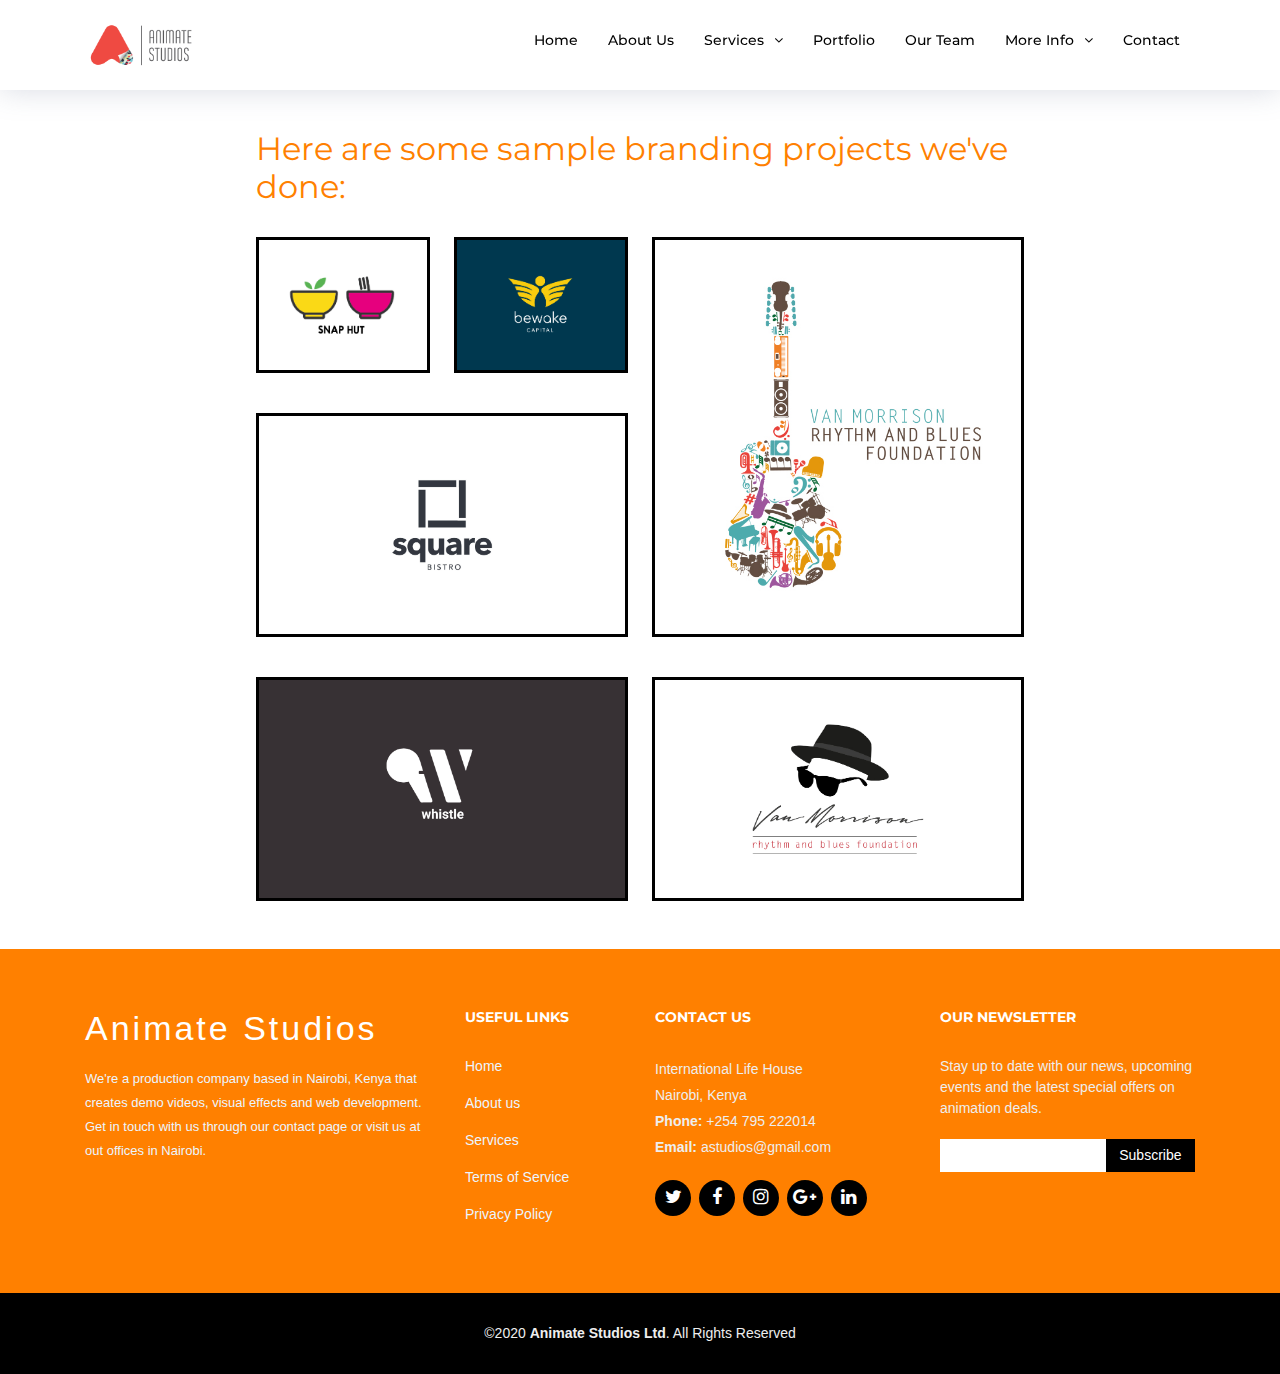
<file: branding.html>
<!DOCTYPE html>
<html lang="en">
<head>
  <meta charset="utf-8">
  <title>Branding</title>
  <meta content="width=device-width, initial-scale=1.0" name="viewport">
  <meta content="" name="keywords">
  <meta content="" name="description">

  <!-- Favicons -->
  <link href="img/icon.png" rel="icon">
  <link href="img/apple-touch-icon.png" rel="apple-touch-icon">

  <!-- Google Fonts -->
  <link href="https://fonts.googleapis.com/css?family=Open+Sans:300,300i,400,400i,700,700i|Montserrat:300,400,500,700" rel="stylesheet">

  <!-- Bootstrap CSS File -->
  <link href="lib/bootstrap/css/bootstrap.min.css" rel="stylesheet">

  <!-- Libraries CSS Files -->
  <link href="lib/font-awesome/css/font-awesome.min.css" rel="stylesheet">
  <link href="lib/animate/animate.min.css" rel="stylesheet">
  <link href="lib/ionicons/css/ionicons.min.css" rel="stylesheet">
  <link href="lib/owlcarousel/assets/owl.carousel.min.css" rel="stylesheet">
  <link href="lib/lightbox/css/lightbox.min.css" rel="stylesheet">

  <!-- Main Stylesheet File -->
  <link href="css/style.css" rel="stylesheet">

</head>

<body>

  <!--==========================
  Header
  ============================-->
  <header id="header" class="fixed-top">
    <div class="container">

      <div class="logo float-left">
        <!-- Uncomment below if you prefer to use an image logo -->
        <!-- <h1 class="text-light"><a href="#header"><span>NewBiz</span></a></h1> -->
        <a href="#intro" class="scrollto"><img src="img/logo3.png" alt="" class="img-fluid"></a>
      </div>

      <nav class="main-nav float-right d-none d-lg-block">
        <ul>
          <li><a href="index.html">Home</a></li>
          <li><a href="about.html">About Us</a></li>
          <li class="drop-down"><a href="services.html">Services</a>
            <ul>
              <li><a href="animation.html">Animations</a></li>
              <li><a href="web.html">Web Design</a></li>
              <li><a href="visual.html">Visual Effects</a></li>
              <li><a href="explainer.html">Explainer Videos</a></li>
              <li class="active"><a href="branding.html">Branding</a></li>
              <li><a href="illustration.html">Illustrations</a></li>
            </ul>
          </li>
          <li><a href="portfolio.html">Portfolio</a></li>
          <li><a href="team.html">Our Team</a></li>
          <li class="drop-down"><a href="">More Info</a>
            <ul>
              <li><a href="faqs.html">FAQs</a></li>
              <li><a href="terms.html">Terms Of Service</a></li>
              <li><a href="privacy.html">Privacy Policy</a></li>
            </ul>
          </li>
          <li><a href="contact.html">Contact</a></li>
        </ul>
      </nav><!-- .main-nav -->
      
    </div>
  </header><!-- #header -->

  <main id="main">
    <div class="container1" style="margin-top: 130px; color: #ff8000;" >
        <h2 style="margin-bottom: 30px;">Here are some sample branding projects we've done:</h2>
        <div class="gallery">
            <figure class="gallery__item gallery__item--1">
                <img src="img/brand1.png" class="gallery__img" alt="Image 1">
              </figure>
              <figure class="gallery__item gallery__item--2">
                <img src="img/brand2.png" class="gallery__img" alt="Image 2">
              </figure>
              <figure class="gallery__item gallery__item--3">
                <img src="img/brand6.jpg" class="gallery__img" alt="Image 3">
              </figure>
              <figure class="gallery__item gallery__item--4">
                <img src="img/brand4.jpg" class="gallery__img" alt="Image 4">
              </figure>
              <figure class="gallery__item gallery__item--5">
                <img src="img/brand3.png" class="gallery__img" alt="Image 5">
              </figure>
              <figure class="gallery__item gallery__item--6">
                <img src="img/brand7.jpg" class="gallery__img" alt="Image 6">
              </figure>
        </div>

  </main>

  <!--==========================
    Footer
  ============================-->
  <footer id="footer">
    <div class="footer-top">
      <div class="container">
        <div class="row">

          <div class="col-lg-4 col-md-6 footer-info">
            <h3>Animate Studios</h3>
            <p>We're a production company based in Nairobi, Kenya that creates demo videos, visual effects and web development. Get in touch with us through our contact page or visit us at out offices in Nairobi.</p>
          </div>

          <div class="col-lg-2 col-md-6 footer-links">
            <h4>Useful Links</h4>
            <ul>
              <li><a href="index.html">Home</a></li>
              <li><a href="about.html">About us</a></li>
              <li><a href="services.html">Services</a></li>
              <li><a href="terms.html">Terms of Service</a></li>
              <li><a href="privacy.html">Privacy Policy</a></li>
            </ul>
          </div>

          <div class="col-lg-3 col-md-6 footer-contact">
            <h4>Contact Us</h4>
            <p>
              International Life House <br>
              Nairobi, Kenya<br>
              <strong>Phone:</strong> +254 795 222014<br>
              <strong>Email:</strong> astudios@gmail.com<br>
            </p>

            <div class="social-links">
              <a href="https://twitter.com" class="twitter"><i class="fa fa-twitter"></i></a>
              <a href="https://facebook.com" class="facebook"><i class="fa fa-facebook"></i></a>
              <a href="https://instagram.com" class="instagram"><i class="fa fa-instagram"></i></a>
              <a href="https://google.com" class="google-plus"><i class="fa fa-google-plus"></i></a>
              <a href="https://linkedin.com" class="linkedin"><i class="fa fa-linkedin"></i></a>
            </div>

          </div>

          <div class="col-lg-3 col-md-6 footer-newsletter">
            <h4>Our Newsletter</h4>
            <p>Stay up to date with our news, upcoming events and the latest special offers on animation deals.</p>
            <form action="" method="post">
              <input type="email" name="email"><input type="submit"  value="Subscribe">
            </form>
          </div>

        </div>
      </div>
    </div>

    <div class="container">
      <div class="copyright">
        &copy;2020 <strong>Animate Studios Ltd</strong>. All Rights Reserved
      </div>
    </div>
  </footer><!-- #footer -->

  <a href="#" class="back-to-top"><i class="fa fa-chevron-up"></i></a>
  <!-- Uncomment below i you want to use a preloader -->
  <!-- <div id="preloader"></div> -->

  <!-- JavaScript Libraries -->
  <script src="lib/jquery/jquery.min.js"></script>
  <script src="lib/jquery/jquery-migrate.min.js"></script>
  <script src="lib/bootstrap/js/bootstrap.bundle.min.js"></script>
  <script src="lib/easing/easing.min.js"></script>
  <script src="lib/mobile-nav/mobile-nav.js"></script>
  <script src="lib/wow/wow.min.js"></script>
  <script src="lib/waypoints/waypoints.min.js"></script>
  <script src="lib/counterup/counterup.min.js"></script>
  <script src="lib/owlcarousel/owl.carousel.min.js"></script>
  <script src="lib/isotope/isotope.pkgd.min.js"></script>
  <script src="lib/lightbox/js/lightbox.min.js"></script>
  <!-- Contact Form JavaScript File -->
  <script src="contactform/contactform.js"></script>

  <!-- Template Main Javascript File -->
  <script src="js/main.js"></script>

</body>
</html>
</file>
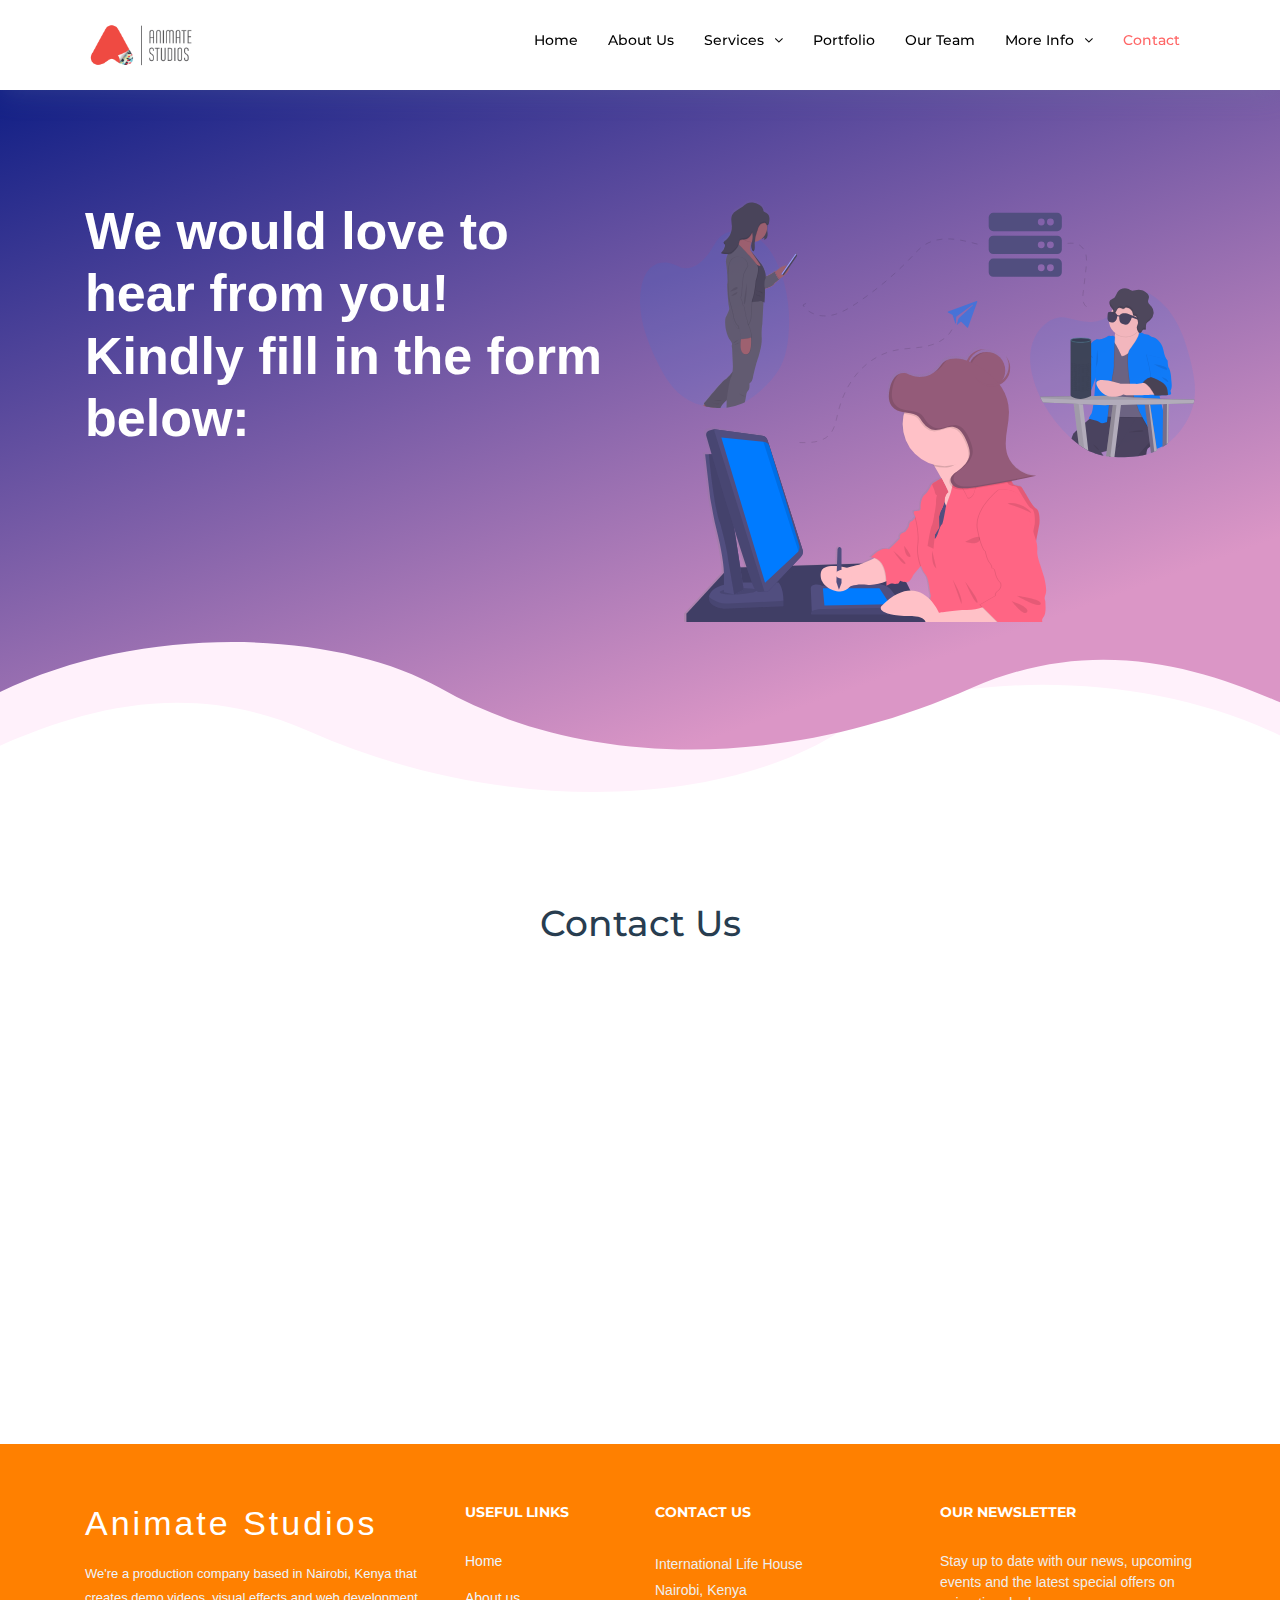
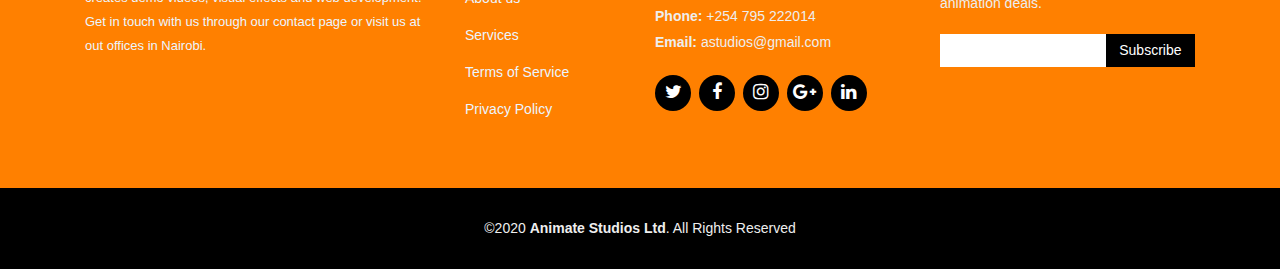
<file: contact.html>
<!DOCTYPE html>
<html lang="en">
<head>
  <meta charset="utf-8">
  <title>Contact Us</title>
  <meta content="width=device-width, initial-scale=1.0" name="viewport">
  <meta content="" name="keywords">
  <meta content="" name="description">

  <!-- Favicons -->
  <link href="img/icon.png" rel="icon">
  <link href="img/apple-touch-icon.png" rel="apple-touch-icon">

  <!-- Google Fonts -->
  <link href="https://fonts.googleapis.com/css?family=Open+Sans:300,300i,400,400i,700,700i|Montserrat:300,400,500,700" rel="stylesheet">

  <!-- Bootstrap CSS File -->
  <link href="lib/bootstrap/css/bootstrap.min.css" rel="stylesheet">

  <!-- Libraries CSS Files -->
  <link href="lib/font-awesome/css/font-awesome.min.css" rel="stylesheet">
  <link href="lib/animate/animate.min.css" rel="stylesheet">
  <link href="lib/ionicons/css/ionicons.min.css" rel="stylesheet">
  <link href="lib/owlcarousel/assets/owl.carousel.min.css" rel="stylesheet">
  <link href="lib/lightbox/css/lightbox.min.css" rel="stylesheet">

  <!-- Main Stylesheet File -->
  <link href="css/style.css" rel="stylesheet">

</head>

<body>

  <!--==========================
  Header
  ============================-->
  <header id="header" class="fixed-top">
    <div class="container">

      <div class="logo float-left">
        <!-- Uncomment below if you prefer to use an image logo -->
        <!-- <h1 class="text-light"><a href="#header"><span>NewBiz</span></a></h1> -->
        <a href="#intro" class="scrollto"><img src="img/logo3.png" alt="" class="img-fluid"></a>
      </div>

      <nav class="main-nav float-right d-none d-lg-block">
        <ul>
          <li><a href="index.html">Home</a></li>
          <li><a href="about.html">About Us</a></li>
          <li class="drop-down"><a href="services.html">Services</a>
            <ul>
              <li><a href="animation.html">Animations</a></li>
              <li><a href="web.html">Web Design</a></li>
              <li><a href="visual.html">Visual Effects</a></li>
              <li><a href="explainer.html">Explainer Videos</a></li>
              <li><a href="branding.html">Branding</a></li>
              <li><a href="illustration.html">Illustrations</a></li>
            </ul>
          </li>
          <li><a href="portfolio.html">Portfolio</a></li>
          <li><a href="team.html">Our Team</a></li>
          <li class="drop-down"><a href="">More Info</a>
            <ul>
              <li><a href="faqs.html">FAQs</a></li>
              <li><a href="terms.html">Terms Of Service</a></li>
              <li><a href="privacy.html">Privacy Policy</a></li>
            </ul>
          </li>
          <li class="active"><a href="contact.html">Contact</a></li>
        </ul>
      </nav><!-- .main-nav -->
      
    </div>
  </header><!-- #header -->

  <!--==========================
    Intro Section
  ============================-->
  <section id="intro" class="clearfix">
    <div class="container">

      <div class="intro-img">
        <img src="img/about-extra-2.svg" alt="" class="img-fluid" style="margin-bottom: 50px;">
      </div>

      <div class="intro-info">
        <h2>We would love to<br>hear from you!<br>Kindly fill in the form below:</h2>
        <!--<div>
          <a href="#contact" class="btn-get-started scrollto">Get Started</a>
          <a href="#services" class="btn-services scrollto">Our Services</a>
        </div>-->
      </div>

    </div>
  </section><!-- #intro -->

  <main id="main">

    <!--==========================
      Contact Section
    ============================-->
    <section id="contact" style="margin-top: 50px;">
      <div class="container-fluid">

        <div class="section-header">
          <h3>Contact Us</h3>
        </div>

        <div class="row wow fadeInUp">

          <div class="col-lg-6">
            <div class="map mb-4 mb-lg-0">
              <iframe src="https://www.google.com/maps/embed?pb=!1m23!1m12!1m3!1d3988.8038831148024!2d36.81975751432534!3d-1.292060535995878!2m3!1f0!2f0!3f0!3m2!1i1024!2i768!4f13.1!4m8!3e6!4m0!4m5!1s0x182f11e4f10d5f7b%3A0xf572a2072c175c4d!2sInternational%20life%20house%2C%20Nairobi!3m2!1d-1.2920658999999999!2d36.8219462!5e0!3m2!1sen!2ske!4v1603803394291!5m2!1sen!2ske" frameborder="0" style="border:0; width: 100%; height: 312px;" allowfullscreen></iframe>
            </div>
          </div>

          <div class="col-lg-6">
            <div class="row">
              <div class="col-md-5 info">
                <i class="ion-ios-location-outline"></i>
                <p>International Life House, <br> Nairobi</p>
              </div>
              <div class="col-md-4 info">
                <i class="ion-ios-email-outline"></i>
                <p>astudios@gmail.com</p>
              </div>
              <div class="col-md-3 info">
                <i class="ion-ios-telephone-outline"></i>
                <p>+254795222014</p>
              </div>
            </div>

            <div class="form">
              <div id="sendmessage">Your message has been sent. Thank you!</div>
              <div id="errormessage"></div>
              <form action="" method="post" role="form" class="contactForm">
                <div class="form-row">
                  <div class="form-group col-lg-6">
                    <input type="text" name="name" class="form-control" id="name" placeholder="Your Name" data-rule="minlen:4" data-msg="Please enter at least 4 chars" />
                    <div class="validation"></div>
                  </div>
                  <div class="form-group col-lg-6">
                    <input type="email" class="form-control" name="email" id="email" placeholder="Your Email" data-rule="email" data-msg="Please enter a valid email" />
                    <div class="validation"></div>
                  </div>
                </div>
                <div class="form-group">
                  <input type="text" class="form-control" name="subject" id="subject" placeholder="Subject" data-rule="minlen:4" data-msg="Please enter at least 8 chars of subject" />
                  <div class="validation"></div>
                </div>
                <div class="form-group">
                  <textarea class="form-control" name="message" rows="5" data-rule="required" data-msg="Please write something for us" placeholder="Message"></textarea>
                  <div class="validation"></div>
                </div>
                <div class="text-center"><button type="submit" title="Send Message">Send Message</button></div>
              </form>
            </div>
          </div>

        </div>

      </div>
    </section><!-- #contact -->

  </main>

  <!--==========================
    Footer
  ============================-->
  <footer id="footer">
    <div class="footer-top">
      <div class="container">
        <div class="row">

          <div class="col-lg-4 col-md-6 footer-info">
            <h3>Animate Studios</h3>
            <p>We're a production company based in Nairobi, Kenya that creates demo videos, visual effects and web development. Get in touch with us through our contact page or visit us at out offices in Nairobi.</p>
          </div>

          <div class="col-lg-2 col-md-6 footer-links">
            <h4>Useful Links</h4>
            <ul>
              <li><a href="index.html">Home</a></li>
              <li><a href="about.html">About us</a></li>
              <li><a href="services.html">Services</a></li>
              <li><a href="terms.html">Terms of Service</a></li>
              <li><a href="privacy.html">Privacy Policy</a></li>
            </ul>
          </div>

          <div class="col-lg-3 col-md-6 footer-contact">
            <h4>Contact Us</h4>
            <p>
              International Life House <br>
              Nairobi, Kenya<br>
              <strong>Phone:</strong> +254 795 222014<br>
              <strong>Email:</strong> astudios@gmail.com<br>
            </p>

            <div class="social-links">
              <a href="https://twitter.com" class="twitter"><i class="fa fa-twitter"></i></a>
              <a href="https://facebook.com" class="facebook"><i class="fa fa-facebook"></i></a>
              <a href="https://instagram.com" class="instagram"><i class="fa fa-instagram"></i></a>
              <a href="https://google.com" class="google-plus"><i class="fa fa-google-plus"></i></a>
              <a href="https://linkedin.com" class="linkedin"><i class="fa fa-linkedin"></i></a>
            </div>

          </div>

          <div class="col-lg-3 col-md-6 footer-newsletter">
            <h4>Our Newsletter</h4>
            <p>Stay up to date with our news, upcoming events and the latest special offers on animation deals.</p>
            <form action="" method="post">
              <input type="email" name="email"><input type="submit"  value="Subscribe">
            </form>
          </div>

        </div>
      </div>
    </div>

    <div class="container">
      <div class="copyright">
        &copy;2020 <strong>Animate Studios Ltd</strong>. All Rights Reserved
      </div>
    </div>
  </footer><!-- #footer -->

  <a href="#" class="back-to-top"><i class="fa fa-chevron-up"></i></a>
  <!-- Uncomment below i you want to use a preloader -->
  <!-- <div id="preloader"></div> -->

  <!-- JavaScript Libraries -->
  <script src="lib/jquery/jquery.min.js"></script>
  <script src="lib/jquery/jquery-migrate.min.js"></script>
  <script src="lib/bootstrap/js/bootstrap.bundle.min.js"></script>
  <script src="lib/easing/easing.min.js"></script>
  <script src="lib/mobile-nav/mobile-nav.js"></script>
  <script src="lib/wow/wow.min.js"></script>
  <script src="lib/waypoints/waypoints.min.js"></script>
  <script src="lib/counterup/counterup.min.js"></script>
  <script src="lib/owlcarousel/owl.carousel.min.js"></script>
  <script src="lib/isotope/isotope.pkgd.min.js"></script>
  <script src="lib/lightbox/js/lightbox.min.js"></script>
  <!-- Contact Form JavaScript File -->
  <script src="contactform/contactform.js"></script>

  <!-- Template Main Javascript File -->
  <script src="js/main.js"></script>

</body>
</html>
</file>
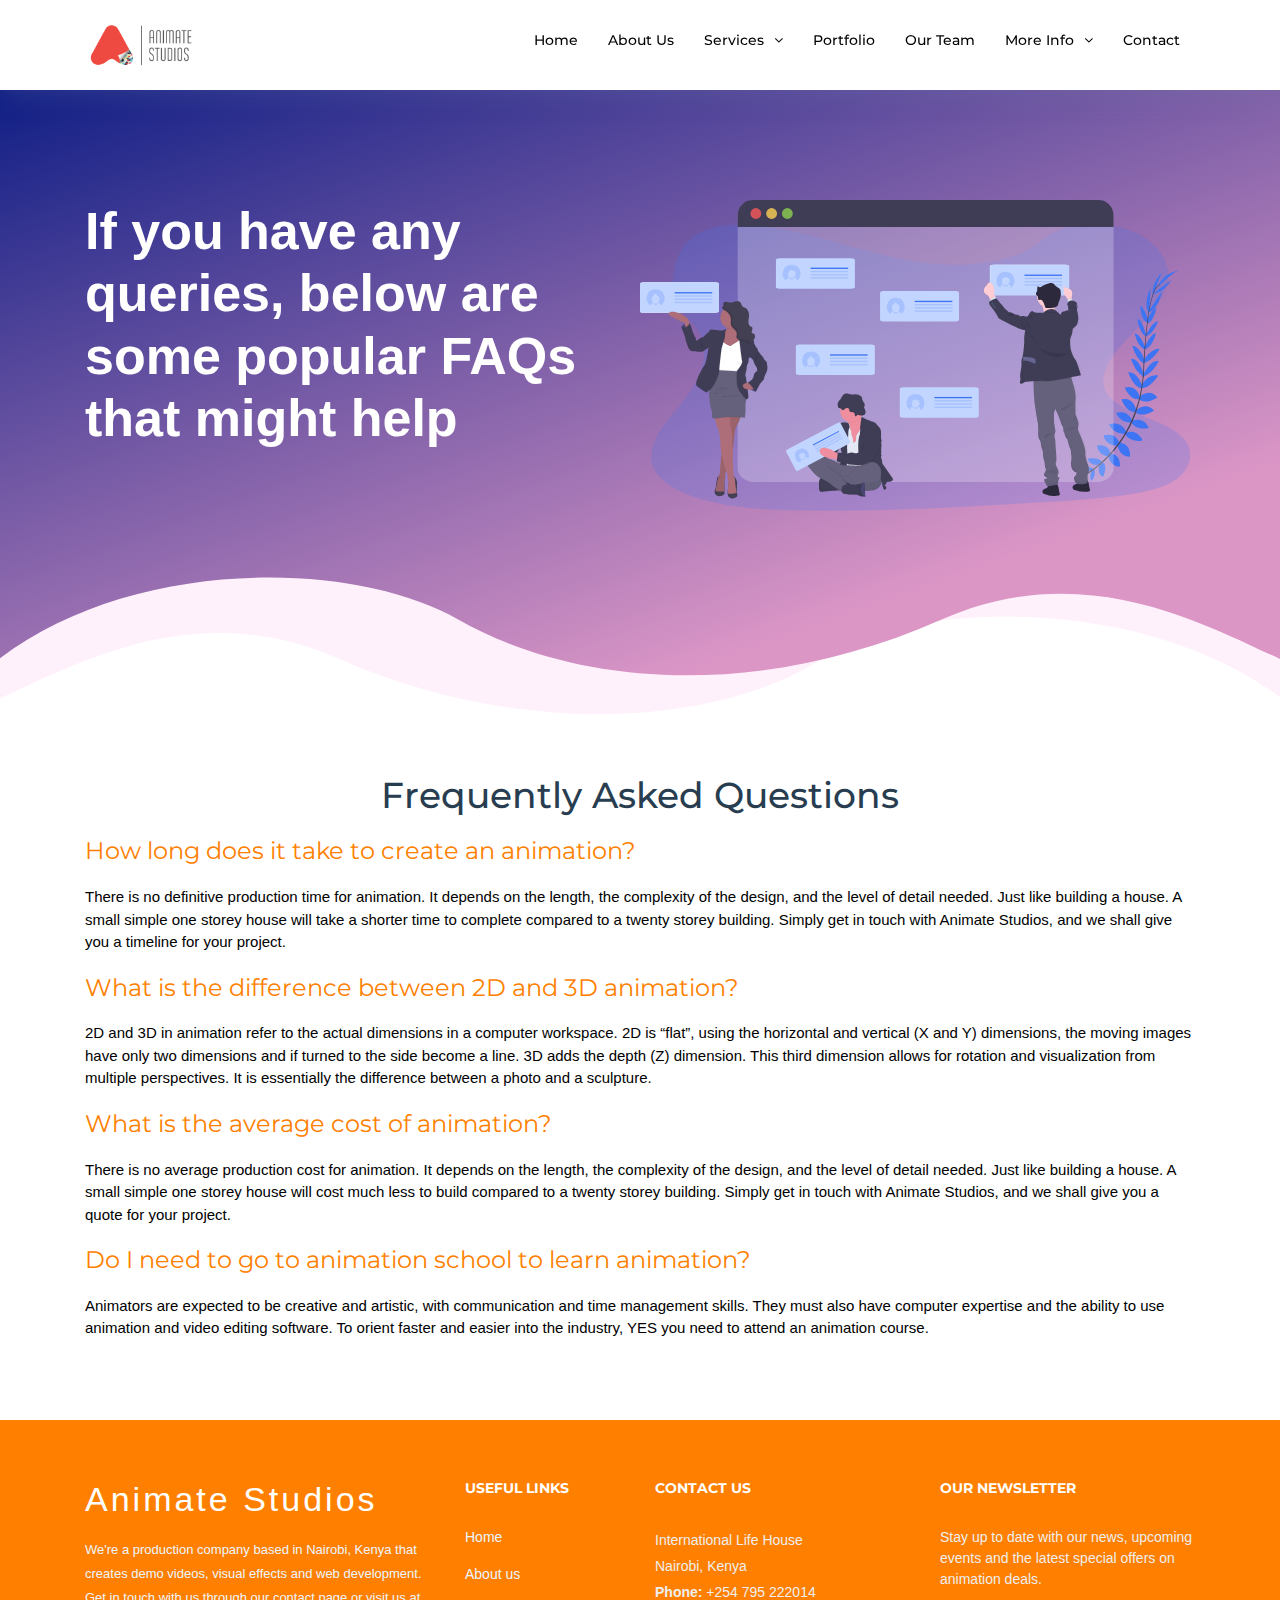
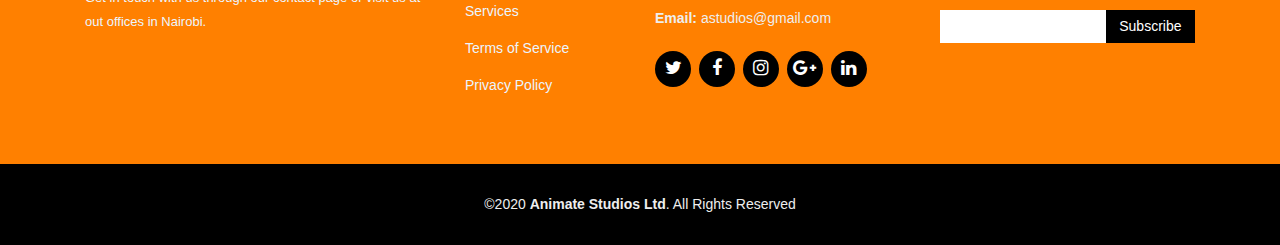
<file: faqs.html>
<!DOCTYPE html>
<html lang="en">
<head>
  <meta charset="utf-8">
  <title>FAQs</title>
  <meta content="width=device-width, initial-scale=1.0" name="viewport">
  <meta content="" name="keywords">
  <meta content="" name="description">

  <!-- Favicons -->
  <link href="img/icon.png" rel="icon">
  <link href="img/apple-touch-icon.png" rel="apple-touch-icon">

  <!-- Google Fonts -->
  <link href="https://fonts.googleapis.com/css?family=Open+Sans:300,300i,400,400i,700,700i|Montserrat:300,400,500,700" rel="stylesheet">

  <!-- Bootstrap CSS File -->
  <link href="lib/bootstrap/css/bootstrap.min.css" rel="stylesheet">

  <!-- Libraries CSS Files -->
  <link href="lib/font-awesome/css/font-awesome.min.css" rel="stylesheet">
  <link href="lib/animate/animate.min.css" rel="stylesheet">
  <link href="lib/ionicons/css/ionicons.min.css" rel="stylesheet">
  <link href="lib/owlcarousel/assets/owl.carousel.min.css" rel="stylesheet">
  <link href="lib/lightbox/css/lightbox.min.css" rel="stylesheet">

  <!-- Main Stylesheet File -->
  <link href="css/style.css" rel="stylesheet">

</head>

<body>

  <!--==========================
  Header
  ============================-->
  <header id="header" class="fixed-top">
    <div class="container">

      <div class="logo float-left">
        <!-- Uncomment below if you prefer to use an image logo -->
        <!-- <h1 class="text-light"><a href="#header"><span>NewBiz</span></a></h1> -->
        <a href="#intro" class="scrollto"><img src="img/logo3.png" alt="" class="img-fluid"></a>
      </div>

      <nav class="main-nav float-right d-none d-lg-block">
        <ul>
          <li><a href="index.html">Home</a></li>
          <li><a href="about.html">About Us</a></li>
          <li class="drop-down"><a href="services.html">Services</a>
            <ul>
              <li><a href="animation.html">Animations</a></li>
              <li><a href="web.html">Web Design</a></li>
              <li><a href="visual.html">Visual Effects</a></li>
              <li><a href="explainer.html">Explainer Videos</a></li>
              <li><a href="branding.html">Branding</a></li>
              <li><a href="illustration.html">Illustrations</a></li>
            </ul>
          </li>
          <li><a href="portfolio.html">Portfolio</a></li>
          <li><a href="team.html">Our Team</a></li>
          <li class="drop-down"><a href="">More Info</a>
            <ul>
              <li class="active"><a href="faqs.html">FAQs</a></li>
              <li><a href="terms.html">Terms Of Service</a></li>
              <li><a href="privacy.html">Privacy Policy</a></li>
            </ul>
          </li>
          <li><a href="contact.html">Contact</a></li>
        </ul>
      </nav><!-- .main-nav -->
      
    </div>
  </header><!-- #header -->

  <!--==========================
    Intro Section
  ============================-->
  <section id="intro" class="clearfix">
    <div class="container">

      <div class="intro-img">
        <img src="img/intro-img.svg" alt="" class="img-fluid" style="margin-bottom: 80px;">
      </div>

      <div class="intro-info">
        <h2>If you have any<br>queries, below are<br>some popular FAQs that might help</h2>
        <!--<div>
          <a href="#faqs" class="btn-get-started scrollto">Get Started</a>
          <a href="#services" class="btn-services scrollto">Our Services</a>
        </div>-->
      </div>

    </div>
  </section><!-- #intro -->

  <main id="main">
    <section id="faqs">
      <div class="container">
        <div class="section-header">
          <h3>Frequently Asked Questions</h3>
          </div>
          <h4>How long does it take to create an animation?</h4>
          <p>There is no definitive production time for animation. It depends on the length, the complexity of the design, and the level of detail needed. Just like building a house. A small simple one storey house will take a shorter time to complete compared to a twenty storey building. Simply get in touch with Animate Studios, and we shall give you a timeline for your project.</p>

          <h4>What is the difference between 2D and 3D animation?</h4>
          <p>2D and 3D in animation refer to the actual dimensions in a computer workspace. 2D is “flat”, using the horizontal and vertical (X and Y) dimensions, the moving images have only two dimensions and if turned to the side become a line. 3D adds the depth (Z) dimension. This third dimension allows for rotation and visualization from multiple perspectives. It is essentially the difference between a photo and a sculpture.</p>

          <h4>What is the average cost of animation?</h4>
          <p>There is no average production cost for animation. It depends on the length, the complexity of the design, and the level of detail needed. Just like building a house. A small simple one storey house will cost much less to build compared to a twenty storey building. Simply get in touch with Animate Studios, and we shall give you a quote for your project.</p>
          
          <h4>Do I need to go to animation school to learn animation?</h4>
          <p>Animators are expected to be creative and artistic, with communication and time management skills. They must also have computer expertise and the ability to use animation and video editing software. To orient faster and easier into the industry, YES you need to attend an animation course.</p>

    
  </main>

  <!--==========================
    Footer
  ============================-->
  <footer id="footer">
    <div class="footer-top">
      <div class="container">
        <div class="row">

          <div class="col-lg-4 col-md-6 footer-info">
            <h3>Animate Studios</h3>
            <p>We're a production company based in Nairobi, Kenya that creates demo videos, visual effects and web development. Get in touch with us through our contact page or visit us at out offices in Nairobi.</p>
          </div>

          <div class="col-lg-2 col-md-6 footer-links">
            <h4>Useful Links</h4>
            <ul>
              <li><a href="index.html">Home</a></li>
              <li><a href="about.html">About us</a></li>
              <li><a href="services.html">Services</a></li>
              <li><a href="terms.html">Terms of Service</a></li>
              <li><a href="privacy.html">Privacy Policy</a></li>
            </ul>
          </div>

          <div class="col-lg-3 col-md-6 footer-contact">
            <h4>Contact Us</h4>
            <p>
              International Life House <br>
              Nairobi, Kenya<br>
              <strong>Phone:</strong> +254 795 222014<br>
              <strong>Email:</strong> astudios@gmail.com<br>
            </p>

            <div class="social-links">
              <a href="https://twitter.com" class="twitter"><i class="fa fa-twitter"></i></a>
              <a href="https://facebook.com" class="facebook"><i class="fa fa-facebook"></i></a>
              <a href="https://instagram.com" class="instagram"><i class="fa fa-instagram"></i></a>
              <a href="https://google.com" class="google-plus"><i class="fa fa-google-plus"></i></a>
              <a href="https://linkedin.com" class="linkedin"><i class="fa fa-linkedin"></i></a>
            </div>

          </div>

          <div class="col-lg-3 col-md-6 footer-newsletter">
            <h4>Our Newsletter</h4>
            <p>Stay up to date with our news, upcoming events and the latest special offers on animation deals.</p>
            <form action="" method="post">
              <input type="email" name="email"><input type="submit"  value="Subscribe">
            </form>
          </div>

        </div>
      </div>
    </div>

    <div class="container">
      <div class="copyright">
        &copy;2020 <strong>Animate Studios Ltd</strong>. All Rights Reserved
      </div>
    </div>
  </footer><!-- #footer -->

  <a href="#" class="back-to-top"><i class="fa fa-chevron-up"></i></a>
  <!-- Uncomment below i you want to use a preloader -->
  <!-- <div id="preloader"></div> -->

  <!-- JavaScript Libraries -->
  <script src="lib/jquery/jquery.min.js"></script>
  <script src="lib/jquery/jquery-migrate.min.js"></script>
  <script src="lib/bootstrap/js/bootstrap.bundle.min.js"></script>
  <script src="lib/easing/easing.min.js"></script>
  <script src="lib/mobile-nav/mobile-nav.js"></script>
  <script src="lib/wow/wow.min.js"></script>
  <script src="lib/waypoints/waypoints.min.js"></script>
  <script src="lib/counterup/counterup.min.js"></script>
  <script src="lib/owlcarousel/owl.carousel.min.js"></script>
  <script src="lib/isotope/isotope.pkgd.min.js"></script>
  <script src="lib/lightbox/js/lightbox.min.js"></script>
  <!-- Contact Form JavaScript File -->
  <script src="contactform/contactform.js"></script>

  <!-- Template Main Javascript File -->
  <script src="js/main.js"></script> 

</body>
</html>
</file>
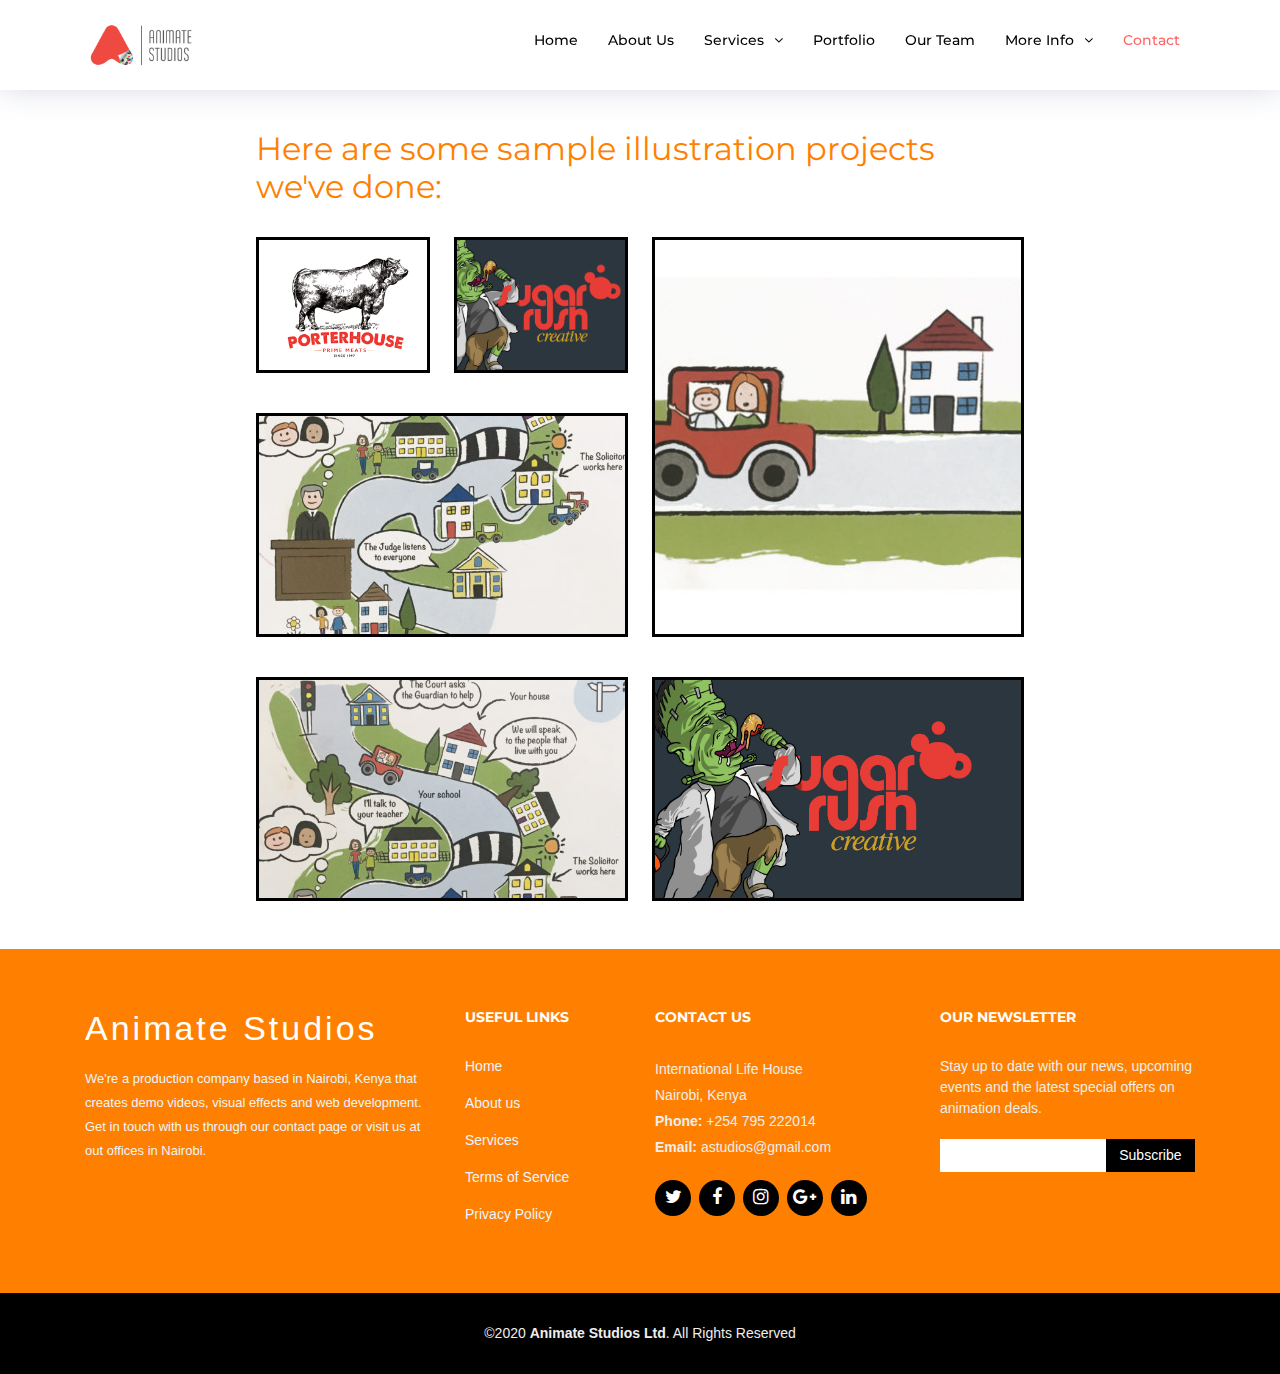
<file: illustration.html>
<!DOCTYPE html>
<html lang="en">
<head>
  <meta charset="utf-8">
  <title>Illustrations</title>
  <meta content="width=device-width, initial-scale=1.0" name="viewport">
  <meta content="" name="keywords">
  <meta content="" name="description">

  <!-- Favicons -->
  <link href="img/icon.png" rel="icon">
  <link href="img/apple-touch-icon.png" rel="apple-touch-icon">

  <!-- Google Fonts -->
  <link href="https://fonts.googleapis.com/css?family=Open+Sans:300,300i,400,400i,700,700i|Montserrat:300,400,500,700" rel="stylesheet">

  <!-- Bootstrap CSS File -->
  <link href="lib/bootstrap/css/bootstrap.min.css" rel="stylesheet">

  <!-- Libraries CSS Files -->
  <link href="lib/font-awesome/css/font-awesome.min.css" rel="stylesheet">
  <link href="lib/animate/animate.min.css" rel="stylesheet">
  <link href="lib/ionicons/css/ionicons.min.css" rel="stylesheet">
  <link href="lib/owlcarousel/assets/owl.carousel.min.css" rel="stylesheet">
  <link href="lib/lightbox/css/lightbox.min.css" rel="stylesheet">

  <!-- Main Stylesheet File -->
  <link href="css/style.css" rel="stylesheet">

</head>

<body>

  <!--==========================
  Header
  ============================-->
  <header id="header" class="fixed-top">
    <div class="container">

      <div class="logo float-left">
        <!-- Uncomment below if you prefer to use an image logo -->
        <!-- <h1 class="text-light"><a href="#header"><span>NewBiz</span></a></h1> -->
        <a href="#intro" class="scrollto"><img src="img/logo3.png" alt="" class="img-fluid"></a>
      </div>

      <nav class="main-nav float-right d-none d-lg-block">
        <ul>
          <li><a href="index.html">Home</a></li>
          <li><a href="about.html">About Us</a></li>
          <li class="drop-down"><a href="services.html">Services</a>
            <ul>
              <li><a href="animation.html">Animations</a></li>
              <li><a href="web.html">Web Design</a></li>
              <li><a href="visual.html">Visual Effects</a></li>
              <li><a href="explainer.html">Explainer Videos</a></li>
              <li><a href="branding.html">Branding</a></li>
              <li class="active"><a href="illustration.html">Illustrations</a></li>
            </ul>
          </li>
          <li><a href="portfolio.html">Portfolio</a></li>
          <li><a href="team.html">Our Team</a></li>
          <li class="drop-down"><a href="">More Info</a>
            <ul>
              <li><a href="faqs.html">FAQs</a></li>
              <li><a href="terms.html">Terms Of Service</a></li>
              <li><a href="privacy.html">Privacy Policy</a></li>
            </ul>
          </li>
          <li class="active"><a href="contact.html">Contact</a></li>
        </ul>
      </nav><!-- .main-nav -->
      
    </div>
  </header><!-- #header -->

  <main id="main">
    <div class="container1" style="margin-top: 130px; color: #ff8000;" >
        <h2 style="margin-bottom: 30px;">Here are some sample illustration projects we've done:</h2>
        <div class="gallery">
            <figure class="gallery__item gallery__item--1">
                <img src="img/ill1.jpg" class="gallery__img" alt="Image 1">
              </figure>
              <figure class="gallery__item gallery__item--2">
                <img src="img/ill2.jpg" class="gallery__img" alt="Image 2">
              </figure>
              <figure class="gallery__item gallery__item--3">
                <img src="img/ill3.jpg" class="gallery__img" alt="Image 3">
              </figure>
              <figure class="gallery__item gallery__item--4">
                <img src="img/ill4.jpg" class="gallery__img" alt="Image 4">
              </figure>
              <figure class="gallery__item gallery__item--5">
                <img src="img/ill5.jpg" class="gallery__img" alt="Image 5">
              </figure>
              <figure class="gallery__item gallery__item--6">
                <img src="img/ill2.jpg" class="gallery__img" alt="Image 6">
              </figure>
        </div>

  </main>

  <!--==========================
    Footer
  ============================-->
  <footer id="footer">
    <div class="footer-top">
      <div class="container">
        <div class="row">

          <div class="col-lg-4 col-md-6 footer-info">
            <h3>Animate Studios</h3>
            <p>We're a production company based in Nairobi, Kenya that creates demo videos, visual effects and web development. Get in touch with us through our contact page or visit us at out offices in Nairobi.</p>
          </div>

          <div class="col-lg-2 col-md-6 footer-links">
            <h4>Useful Links</h4>
            <ul>
              <li><a href="index.html">Home</a></li>
              <li><a href="about.html">About us</a></li>
              <li><a href="services.html">Services</a></li>
              <li><a href="terms.html">Terms of Service</a></li>
              <li><a href="privacy.html">Privacy Policy</a></li>
            </ul>
          </div>

          <div class="col-lg-3 col-md-6 footer-contact">
            <h4>Contact Us</h4>
            <p>
              International Life House <br>
              Nairobi, Kenya<br>
              <strong>Phone:</strong> +254 795 222014<br>
              <strong>Email:</strong> astudios@gmail.com<br>
            </p>

            <div class="social-links">
              <a href="https://twitter.com" class="twitter"><i class="fa fa-twitter"></i></a>
              <a href="https://facebook.com" class="facebook"><i class="fa fa-facebook"></i></a>
              <a href="https://instagram.com" class="instagram"><i class="fa fa-instagram"></i></a>
              <a href="https://google.com" class="google-plus"><i class="fa fa-google-plus"></i></a>
              <a href="https://linkedin.com" class="linkedin"><i class="fa fa-linkedin"></i></a>
            </div>

          </div>

          <div class="col-lg-3 col-md-6 footer-newsletter">
            <h4>Our Newsletter</h4>
            <p>Stay up to date with our news, upcoming events and the latest special offers on animation deals.</p>
            <form action="" method="post">
              <input type="email" name="email"><input type="submit"  value="Subscribe">
            </form>
          </div>

        </div>
      </div>
    </div>

    <div class="container">
      <div class="copyright">
        &copy;2020 <strong>Animate Studios Ltd</strong>. All Rights Reserved
      </div>
    </div>
  </footer><!-- #footer -->

  <a href="#" class="back-to-top"><i class="fa fa-chevron-up"></i></a>
  <!-- Uncomment below i you want to use a preloader -->
  <!-- <div id="preloader"></div> -->

  <!-- JavaScript Libraries -->
  <script src="lib/jquery/jquery.min.js"></script>
  <script src="lib/jquery/jquery-migrate.min.js"></script>
  <script src="lib/bootstrap/js/bootstrap.bundle.min.js"></script>
  <script src="lib/easing/easing.min.js"></script>
  <script src="lib/mobile-nav/mobile-nav.js"></script>
  <script src="lib/wow/wow.min.js"></script>
  <script src="lib/waypoints/waypoints.min.js"></script>
  <script src="lib/counterup/counterup.min.js"></script>
  <script src="lib/owlcarousel/owl.carousel.min.js"></script>
  <script src="lib/isotope/isotope.pkgd.min.js"></script>
  <script src="lib/lightbox/js/lightbox.min.js"></script>
  <!-- Contact Form JavaScript File -->
  <script src="contactform/contactform.js"></script>

  <!-- Template Main Javascript File -->
  <script src="js/main.js"></script>

</body>
</html>
</file>
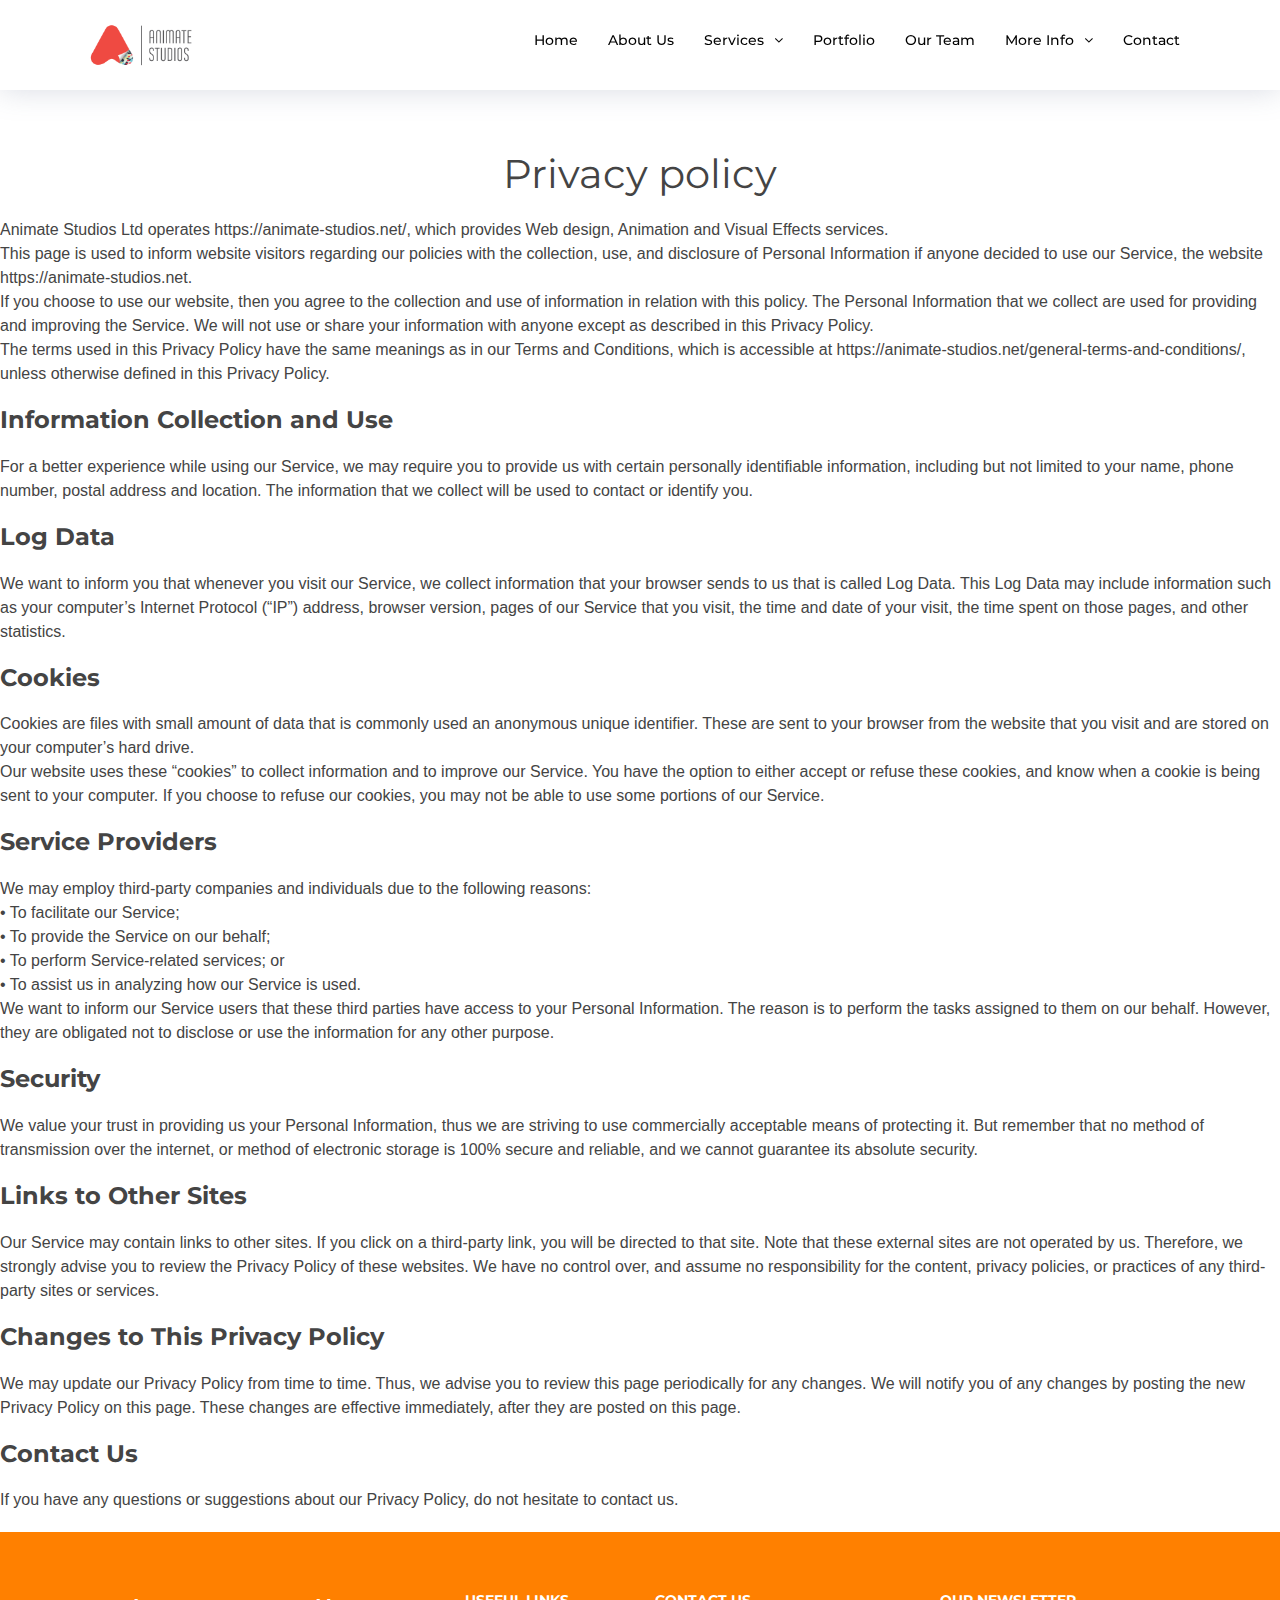
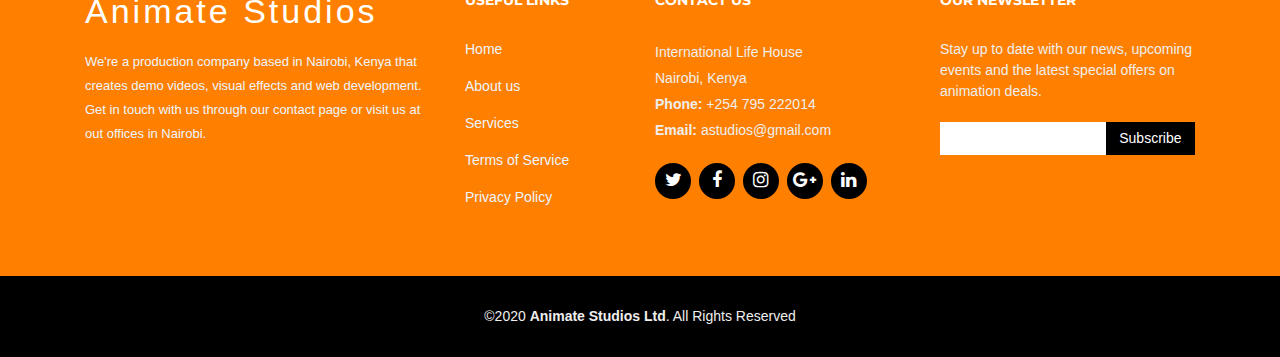
<file: privacy.html>
<!DOCTYPE html>
<html lang="en">
<head>
  <meta charset="utf-8">
  <title>Privacy Terms</title>
  <meta content="width=device-width, initial-scale=1.0" name="viewport">
  <meta content="" name="keywords">
  <meta content="" name="description">

  <!-- Favicons -->
  <link href="img/icon.png" rel="icon">
  <link href="img/apple-touch-icon.png" rel="apple-touch-icon">

  <!-- Google Fonts -->
  <link href="https://fonts.googleapis.com/css?family=Open+Sans:300,300i,400,400i,700,700i|Montserrat:300,400,500,700" rel="stylesheet">

  <!-- Bootstrap CSS File -->
  <link href="lib/bootstrap/css/bootstrap.min.css" rel="stylesheet">

  <!-- Libraries CSS Files -->
  <link href="lib/font-awesome/css/font-awesome.min.css" rel="stylesheet">
  <link href="lib/animate/animate.min.css" rel="stylesheet">
  <link href="lib/ionicons/css/ionicons.min.css" rel="stylesheet">
  <link href="lib/owlcarousel/assets/owl.carousel.min.css" rel="stylesheet">
  <link href="lib/lightbox/css/lightbox.min.css" rel="stylesheet">

  <!-- Main Stylesheet File -->
  <link href="css/style.css" rel="stylesheet">

</head>

<body>

  <!--==========================
  Header
  ============================-->
  <header id="header" class="fixed-top">
    <div class="container">

      <div class="logo float-left">
        <!-- Uncomment below if you prefer to use an image logo -->
        <!-- <h1 class="text-light"><a href="#header"><span>NewBiz</span></a></h1> -->
        <a href="#intro" class="scrollto"><img src="img/logo3.png" alt="" class="img-fluid"></a>
      </div>

      <nav class="main-nav float-right d-none d-lg-block">
        <ul>
          <li><a href="index.html">Home</a></li>
          <li><a href="about.html">About Us</a></li>
          <li class="drop-down"><a href="services.html">Services</a>
            <ul>
              <li><a href="animation.html">Animations</a></li>
              <li><a href="web.html">Web Design</a></li>
              <li><a href="visual.html">Visual Effects</a></li>
              <li><a href="explainer.html">Explainer Videos</a></li>
              <li><a href="branding.html">Branding</a></li>
              <li><a href="illustration.html">Illustrations</a></li>
            </ul>
          </li>
          <li><a href="portfolio.html">Portfolio</a></li>
          <li><a href="team.html">Our Team</a></li>
          <li class="drop-down"><a href="">More Info</a>
            <ul>
              <li><a href="faqs.html">FAQs</a></li>
              <li><a href="terms.html">Terms Of Service</a></li>
              <li class="active"><a href="privacy.html">Privacy Policy</a></li>
            </ul>
          </li>
          <li><a href="contact.html">Contact</a></li>
        </ul>
      </nav><!-- .main-nav -->
      
    </div>
  </header><!-- #header -->


  <main style="margin-top: 150px;"id="main">
    <section class="elementor-section elementor-inner-section elementor-element elementor-element-3221133f elementor-section-boxed elementor-section-height-default elementor-section-height-default" data-id="3221133f" data-element_type="section">
        <div class="elementor-container elementor-column-gap-default">
            <div class="elementor-row">
    <div class="elementor-column elementor-col-100 elementor-inner-column elementor-element elementor-element-3564c6f0" data-id="3564c6f0" data-element_type="column">
<div class="elementor-column-wrap elementor-element-populated">
            <div class="elementor-widget-wrap">
        <div class="elementor-element elementor-element-488e129a elementor-widget elementor-widget-heading" data-id="488e129a" data-element_type="widget" id="privacy" data-widget_type="heading.default">
<div class="elementor-widget-container">
<h1 style="text-align: center;" class="elementor-heading-title elementor-size-default">Privacy policy</h1>		</div>
</div>
<div class="elementor-element elementor-element-290fcbeb elementor-widget elementor-widget-text-editor" data-id="290fcbeb" data-element_type="widget" data-widget_type="text-editor.default">
<div class="elementor-widget-container">
    <div class="elementor-text-editor elementor-clearfix"><p>Animate Studios Ltd operates https://animate-studios.net/, which provides Web design, Animation and Visual Effects services.<br />This page is used to inform website visitors regarding our policies with the collection, use, and disclosure of Personal Information if anyone decided to use our Service, the website https://animate-studios.net.<br />If you choose to use our website, then you agree to the collection and use of information in relation with this policy. The Personal Information that we collect are used for providing and improving the Service. We will not use or share your information with anyone except as described in this Privacy Policy.<br />The terms used in this Privacy Policy have the same meanings as in our Terms and Conditions, which is accessible at https://animate-studios.net/general-terms-and-conditions/, unless otherwise defined in this Privacy Policy.</p><h4><strong>Information Collection and Use</strong></h4><p>For a better experience while using our Service, we may require you to provide us with certain personally identifiable information, including but not limited to your name, phone number, postal address and location. The information that we collect will be used to contact or identify you.</p><h4><strong>Log Data</strong></h4><p>We want to inform you that whenever you visit our Service, we collect information that your browser sends to us that is called Log Data. This Log Data may include information such as your computer&#8217;s Internet Protocol (“IP”) address, browser version, pages of our Service that you visit, the time and date of your visit, the time spent on those pages, and other statistics.</p><h4><strong>Cookies</strong></h4><p>Cookies are files with small amount of data that is commonly used an anonymous unique identifier. These are sent to your browser from the website that you visit and are stored on your computer&#8217;s hard drive.<br />Our website uses these “cookies” to collect information and to improve our Service. You have the option to either accept or refuse these cookies, and know when a cookie is being sent to your computer. If you choose to refuse our cookies, you may not be able to use some portions of our Service.</p><h4><strong>Service Providers</strong></h4><p>We may employ third-party companies and individuals due to the following reasons:<br />• To facilitate our Service;<br />• To provide the Service on our behalf;<br />• To perform Service-related services; or<br />• To assist us in analyzing how our Service is used.<br />We want to inform our Service users that these third parties have access to your Personal Information. The reason is to perform the tasks assigned to them on our behalf. However, they are obligated not to disclose or use the information for any other purpose.</p><h4><strong>Security</strong></h4><p>We value your trust in providing us your Personal Information, thus we are striving to use commercially acceptable means of protecting it. But remember that no method of transmission over the internet, or method of electronic storage is 100% secure and reliable, and we cannot guarantee its absolute security.</p><h4><strong>Links to Other Sites</strong></h4><p>Our Service may contain links to other sites. If you click on a third-party link, you will be directed to that site. Note that these external sites are not operated by us. Therefore, we strongly advise you to review the Privacy Policy of these websites. We have no control over, and assume no responsibility for the content, privacy policies, or practices of any third-party sites or services.</p><h4><strong>Changes to This Privacy Policy</strong></h4><p>We may update our Privacy Policy from time to time. Thus, we advise you to review this page periodically for any changes. We will notify you of any changes by posting the new Privacy Policy on this page. These changes are effective immediately, after they are posted on this page.</p><h4><strong>Contact Us</strong></h4><p>If you have any questions or suggestions about our Privacy Policy, do not hesitate to contact us.</p></div>
</div>
</div>
        </div>
    </div>
</div>
                </div>
    </div>
</section>
        </div>
    </div>
</div>
                </div>
    </div>
</section>

  </main>

  <!--==========================
    Footer
  ============================-->
  <footer id="footer">
    <div class="footer-top">
      <div class="container">
        <div class="row">

          <div class="col-lg-4 col-md-6 footer-info">
            <h3>Animate Studios</h3>
            <p>We're a production company based in Nairobi, Kenya that creates demo videos, visual effects and web development. Get in touch with us through our contact page or visit us at out offices in Nairobi.</p>
          </div>

          <div class="col-lg-2 col-md-6 footer-links">
            <h4>Useful Links</h4>
            <ul>
              <li><a href="index.html">Home</a></li>
              <li><a href="about.html">About us</a></li>
              <li><a href="services.html">Services</a></li>
              <li><a href="terms.html">Terms of Service</a></li>
              <li><a href="privacy.html">Privacy Policy</a></li>
            </ul>
          </div>

          <div class="col-lg-3 col-md-6 footer-contact">
            <h4>Contact Us</h4>
            <p>
              International Life House <br>
              Nairobi, Kenya<br>
              <strong>Phone:</strong> +254 795 222014<br>
              <strong>Email:</strong> astudios@gmail.com<br>
            </p>

            <div class="social-links">
              <a href="https://twitter.com" class="twitter"><i class="fa fa-twitter"></i></a>
              <a href="https://facebook.com" class="facebook"><i class="fa fa-facebook"></i></a>
              <a href="https://instagram.com" class="instagram"><i class="fa fa-instagram"></i></a>
              <a href="https://google.com" class="google-plus"><i class="fa fa-google-plus"></i></a>
              <a href="https://linkedin.com" class="linkedin"><i class="fa fa-linkedin"></i></a>
            </div>

          </div>

          <div class="col-lg-3 col-md-6 footer-newsletter">
            <h4>Our Newsletter</h4>
            <p>Stay up to date with our news, upcoming events and the latest special offers on animation deals.</p>
            <form action="" method="post">
              <input type="email" name="email"><input type="submit"  value="Subscribe">
            </form>
          </div>

        </div>
      </div>
    </div>

    <div class="container">
      <div class="copyright">
        &copy;2020 <strong>Animate Studios Ltd</strong>. All Rights Reserved
      </div>
    </div>
  </footer><!-- #footer -->

  <a href="#" class="back-to-top"><i class="fa fa-chevron-up"></i></a>
  <!-- Uncomment below i you want to use a preloader -->
  <!-- <div id="preloader"></div> -->

  <!-- JavaScript Libraries -->
  <script src="lib/jquery/jquery.min.js"></script>
  <script src="lib/jquery/jquery-migrate.min.js"></script>
  <script src="lib/bootstrap/js/bootstrap.bundle.min.js"></script>
  <script src="lib/easing/easing.min.js"></script>
  <script src="lib/mobile-nav/mobile-nav.js"></script>
  <script src="lib/wow/wow.min.js"></script>
  <script src="lib/waypoints/waypoints.min.js"></script>
  <script src="lib/counterup/counterup.min.js"></script>
  <script src="lib/owlcarousel/owl.carousel.min.js"></script>
  <script src="lib/isotope/isotope.pkgd.min.js"></script>
  <script src="lib/lightbox/js/lightbox.min.js"></script>
  <!-- Contact Form JavaScript File -->
  <script src="contactform/contactform.js"></script>

  <!-- Template Main Javascript File -->
  <script src="js/main.js"></script>

</body>
</html>
</file>
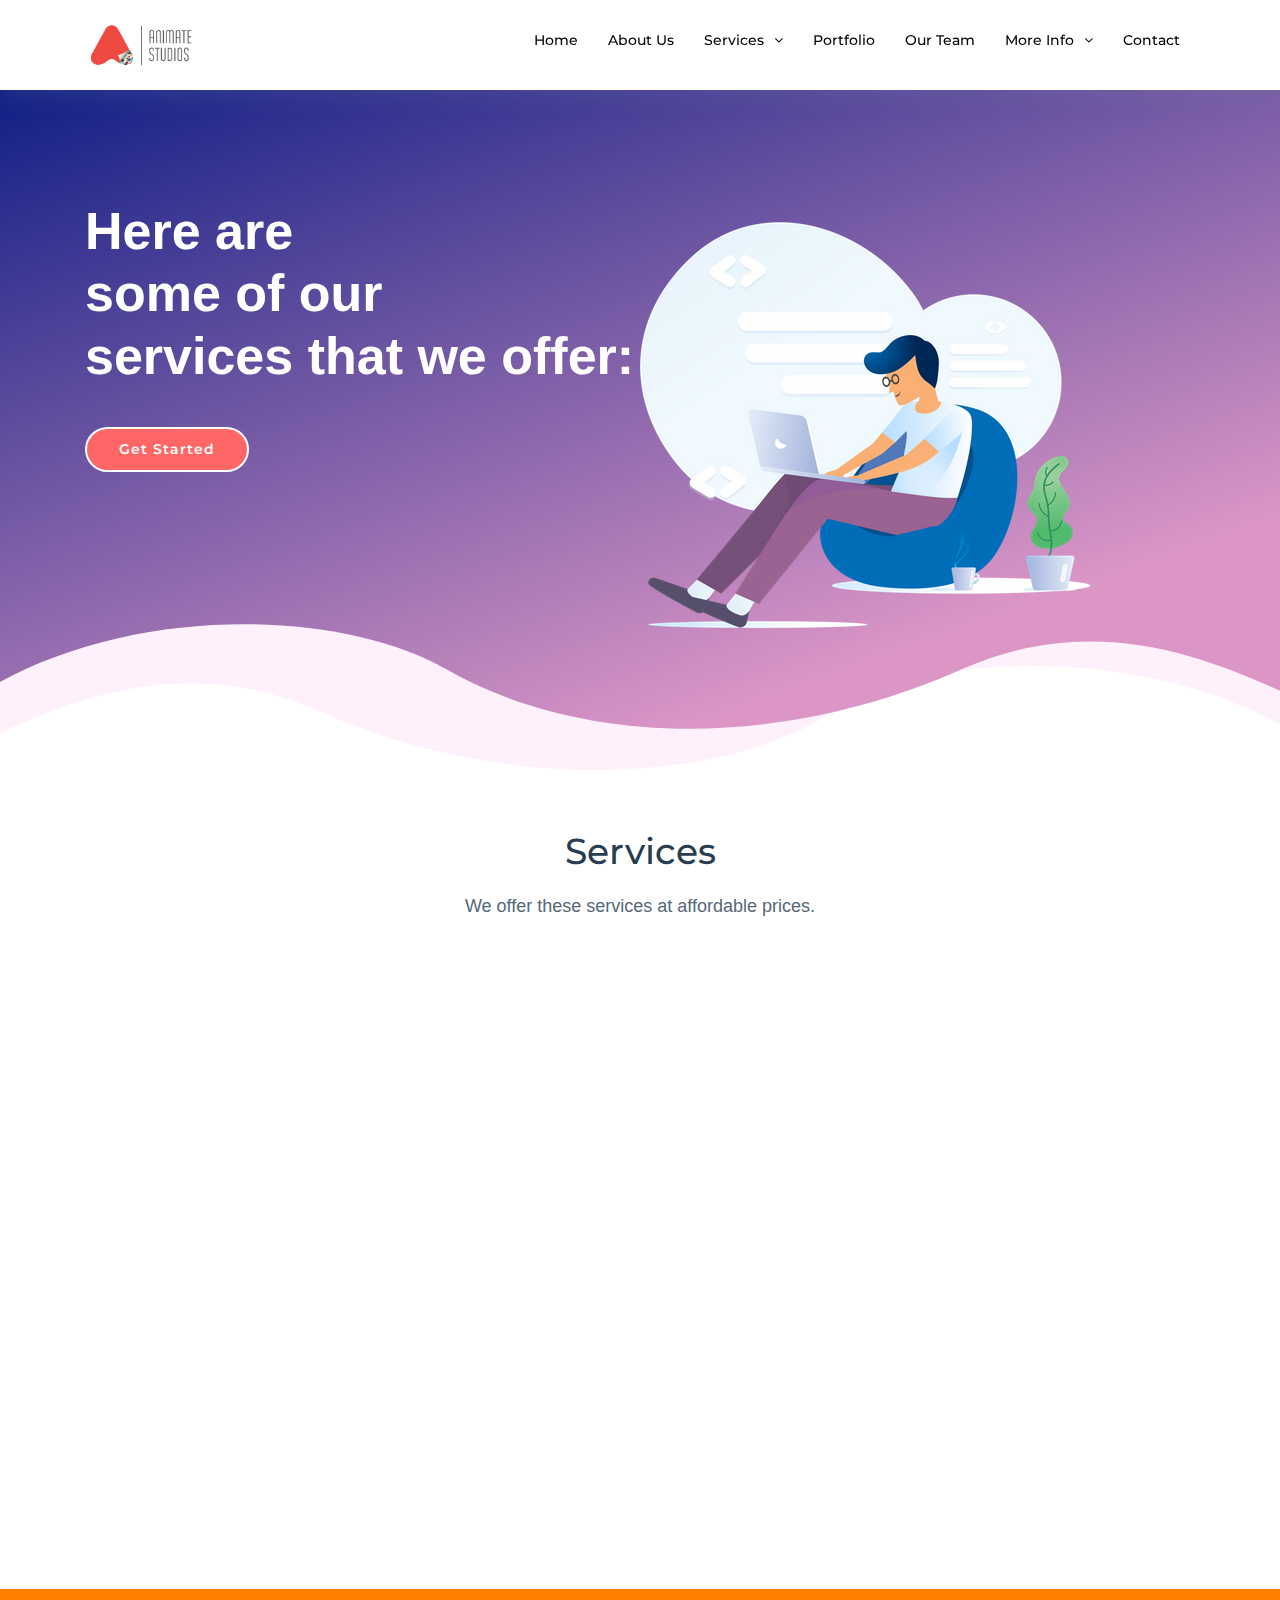
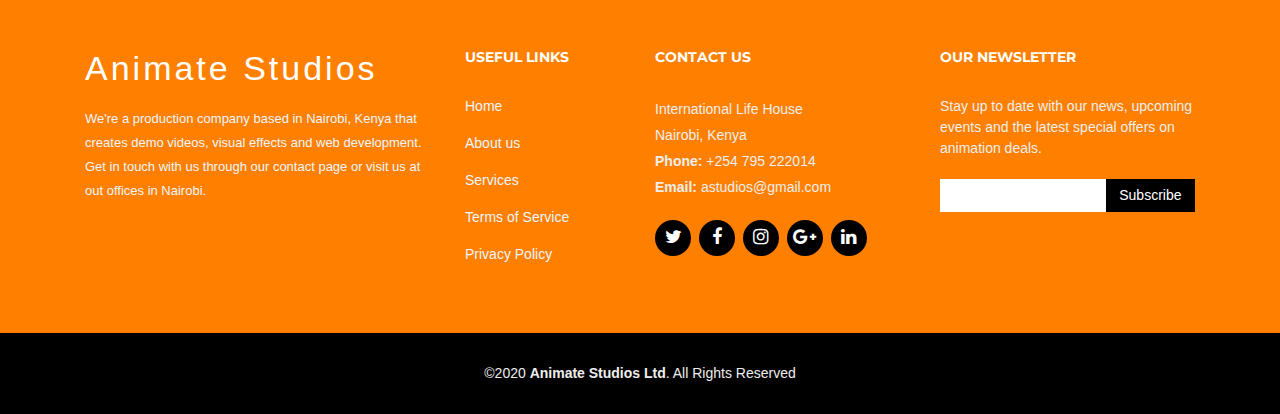
<file: services.html>
<!DOCTYPE html>
<html lang="en">
<head>
  <meta charset="utf-8">
  <title>Our Services</title>
  <meta content="width=device-width, initial-scale=1.0" name="viewport">
  <meta content="" name="keywords">
  <meta content="" name="description">

  <!-- Favicons -->
  <link href="img/icon.png" rel="icon">
  <link href="img/apple-touch-icon.png" rel="apple-touch-icon">

  <!-- Google Fonts -->
  <link href="https://fonts.googleapis.com/css?family=Open+Sans:300,300i,400,400i,700,700i|Montserrat:300,400,500,700" rel="stylesheet">

  <!-- Bootstrap CSS File -->
  <link href="lib/bootstrap/css/bootstrap.min.css" rel="stylesheet">

  <!-- Libraries CSS Files -->
  <link href="lib/font-awesome/css/font-awesome.min.css" rel="stylesheet">
  <link href="lib/animate/animate.min.css" rel="stylesheet">
  <link href="lib/ionicons/css/ionicons.min.css" rel="stylesheet">
  <link href="lib/owlcarousel/assets/owl.carousel.min.css" rel="stylesheet">
  <link href="lib/lightbox/css/lightbox.min.css" rel="stylesheet">

  <!-- Main Stylesheet File -->
  <link href="css/style.css" rel="stylesheet">

</head>

<body>

  <!--==========================
  Header
  ============================-->
  <header id="header" class="fixed-top">
    <div class="container">

      <div class="logo float-left">
        <!-- Uncomment below if you prefer to use an image logo -->
        <!-- <h1 class="text-light"><a href="#header"><span>NewBiz</span></a></h1> -->
        <a href="#intro" class="scrollto"><img src="img/logo3.png" alt="" class="img-fluid"></a>
      </div>

      <nav class="main-nav float-right d-none d-lg-block">
        <ul>
          <li><a href="index.html">Home</a></li>
          <li><a href="about.html">About Us</a></li>
          <li class="drop-down" class="active"><a href="services.html">Services</a>
            <ul>
              <li><a href="animation.html">Animations</a></li>
              <li><a href="web.html">Web Design</a></li>
              <li><a href="visual.html">Visual Effects</a></li>
              <li><a href="explainer.html">Explainer Videos</a></li>
              <li><a href="branding.html">Branding</a></li>
              <li><a href="illustration.html">Illustrations</a></li>
            </ul>
          </li>
          <li><a href="portfolio.html">Portfolio</a></li>
          <li><a href="team.html">Our Team</a></li>
          <li class="drop-down"><a href="">More Info</a>
            <ul>
              <li><a href="faqs.html">FAQs</a></li>
              <li><a href="terms.html">Terms Of Service</a></li>
              <li><a href="privacy.html">Privacy Policy</a></li>
            </ul>
          </li>
          <li><a href="contact.html">Contact</a></li>
        </ul>
      </nav><!-- .main-nav -->
      
    </div>
  </header><!-- #header -->

  <!--==========================
    Intro Section
  ============================-->
  <section id="intro" class="clearfix">
    <div class="container">

      <div class="intro-img">
        <img src="img/pic1.png" alt="" class="img-fluid">
      </div>

      <div class="intro-info">
        <h2>Here are<br>some of our<br>services that we offer:</h2>
        <div>
          <a href="#services" class="btn-get-started scrollto">Get Started</a>
          <!--<a href="#services" class="btn-services scrollto">Our Services</a>-->
        </div>
      </div>

    </div>
  </section><!-- #intro -->

  <main id="main">

    <!--==========================
      Services Section
    ============================-->
    <section id="services" class="section-bg1">
      <div class="container">

        <header class="section-header">
          <h3>Services</h3>
          <p style="font-size: 18px;">We offer these services at affordable prices.
          </p>
        </header>

        <div class="row">

          <div class="col-md-6 col-lg-5 offset-lg-1 wow bounceInUp" data-wow-duration="1.4s">
            <div class="box"> <a href="animation.html">
              <div class="icon"><i class="ion-ios-analytics-outline" style="color: #ff689b;"></i></div>
              <h4 style="color: #ff8000;" class="title">Animation</h4>
              <p class="description" style="color: #fff;">Stand out with a professional logo intro, animated advert, or 3d visualization.</p> </a>
            </div>
          </div>

          <div class="col-md-6 col-lg-5 wow bounceInUp" data-wow-duration="1.4s">
            <div class="box"> <a href="web.html">
              <div class="icon"><i class="ion-ios-bookmarks-outline" style="color: #e9bf06;"></i></div>
              <h4 class="title"><a href="" style="color: #ff8000;">Web Design</a></h4>
              <p class="description" style="color: #fff;">Stand out with a beautiful professional blog, portfolio, or online shop.</p> </a>
            </div>
          </div>

          <div class="col-md-6 col-lg-5 offset-lg-1 wow bounceInUp" data-wow-delay="0.1s" data-wow-duration="1.4s">
            <div class="box">  <a href="visual.html">
              <div class="icon"><i class="ion-ios-paper-outline" style="color: #3fcdc7;"></i></div>
              <h4 class="title" style="color: #ff8000;">Visual Effects</h4>
              <p class="description" style="color: #fff;">Make your film, music video or advert stand out with amazing visual effects.</p> </a>
            </div> 
          </div>

          <div class="col-md-6 col-lg-5 wow bounceInUp" data-wow-delay="0.1s" data-wow-duration="1.4s">
            <div class="box"> <a href="explainer.html">
              <div class="icon"><i class="ion-ios-speedometer-outline" style="color:#41cf2e;"></i></div>
              <h4 class="title" style="color: #ff8000;">Explainer Videos</h4>
              <p class="description" style="color: #fff;">Make short online marketing videos to explain your company's product or service.</p> </a>
            </div>
          </div>

          <div class="col-md-6 col-lg-5 offset-lg-1 wow bounceInUp" data-wow-delay="0.2s" data-wow-duration="1.4s">
            <div class="box"> <a href="branding.html">
              <div class="icon"><i class="ion-ios-world-outline" style="color: #d6ff22;"></i></div>
              <h4 class="title" style="color: #ff8000;">Branding</h4>
              <p class="description" style="color: #fff;">Create your own customized and unique brand logo for your company.</p> </a>
            </div>
          </div>

          <div class="col-md-6 col-lg-5 wow bounceInUp" data-wow-delay="0.2s" data-wow-duration="1.4s">
            <div class="box"> <a href="illustration.html">
              <div class="icon"><i class="ion-ios-clock-outline" style="color: #4680ff;"></i></div>
              <h4 class="title" style="color: #ff8000;">Illustration</h4>
              <p class="description" style="color: #fff;">We produce original illustrations based on any concept you need.</p> </a>
            </div>
          </div>

        </div>

      </div>
    </section><!-- #services -->

  </main>

  <!--==========================
    Footer
  ============================-->
  <footer id="footer">
    <div class="footer-top">
      <div class="container">
        <div class="row">

          <div class="col-lg-4 col-md-6 footer-info">
            <h3>Animate Studios</h3>
            <p>We're a production company based in Nairobi, Kenya that creates demo videos, visual effects and web development. Get in touch with us through our contact page or visit us at out offices in Nairobi.</p>
          </div>

          <div class="col-lg-2 col-md-6 footer-links">
            <h4>Useful Links</h4>
            <ul>
              <li><a href="index.html">Home</a></li>
              <li><a href="about.html">About us</a></li>
              <li><a href="services.html">Services</a></li>
              <li><a href="terms.html">Terms of Service</a></li>
              <li><a href="privacy.html">Privacy Policy</a></li>
            </ul>
          </div>

          <div class="col-lg-3 col-md-6 footer-contact">
            <h4>Contact Us</h4>
            <p>
              International Life House <br>
              Nairobi, Kenya<br>
              <strong>Phone:</strong> +254 795 222014<br>
              <strong>Email:</strong> astudios@gmail.com<br>
            </p>

            <div class="social-links">
              <a href="https://twitter.com" class="twitter"><i class="fa fa-twitter"></i></a>
              <a href="https://facebook.com" class="facebook"><i class="fa fa-facebook"></i></a>
              <a href="https://instagram.com" class="instagram"><i class="fa fa-instagram"></i></a>
              <a href="https://google.com" class="google-plus"><i class="fa fa-google-plus"></i></a>
              <a href="https://linkedin.com" class="linkedin"><i class="fa fa-linkedin"></i></a>
            </div>

          </div>

          <div class="col-lg-3 col-md-6 footer-newsletter">
            <h4>Our Newsletter</h4>
            <p>Stay up to date with our news, upcoming events and the latest special offers on animation deals.</p>
            <form action="" method="post">
              <input type="email" name="email"><input type="submit"  value="Subscribe">
            </form>
          </div>

        </div>
      </div>
    </div>

    <div class="container">
      <div class="copyright">
        &copy;2020 <strong>Animate Studios Ltd</strong>. All Rights Reserved
      </div>
    </div>
  </footer><!-- #footer -->

  <a href="#" class="back-to-top"><i class="fa fa-chevron-up"></i></a>
  <!-- Uncomment below i you want to use a preloader -->
  <!-- <div id="preloader"></div> -->

  <!-- JavaScript Libraries -->
  <script src="lib/jquery/jquery.min.js"></script>
  <script src="lib/jquery/jquery-migrate.min.js"></script>
  <script src="lib/bootstrap/js/bootstrap.bundle.min.js"></script>
  <script src="lib/easing/easing.min.js"></script>
  <script src="lib/mobile-nav/mobile-nav.js"></script>
  <script src="lib/wow/wow.min.js"></script>
  <script src="lib/waypoints/waypoints.min.js"></script>
  <script src="lib/counterup/counterup.min.js"></script>
  <script src="lib/owlcarousel/owl.carousel.min.js"></script>
  <script src="lib/isotope/isotope.pkgd.min.js"></script>
  <script src="lib/lightbox/js/lightbox.min.js"></script>
  <!-- Contact Form JavaScript File -->
  <script src="contactform/contactform.js"></script>

  <!-- Template Main Javascript File -->
  <script src="js/main.js"></script>

</body>
</html>
</file>
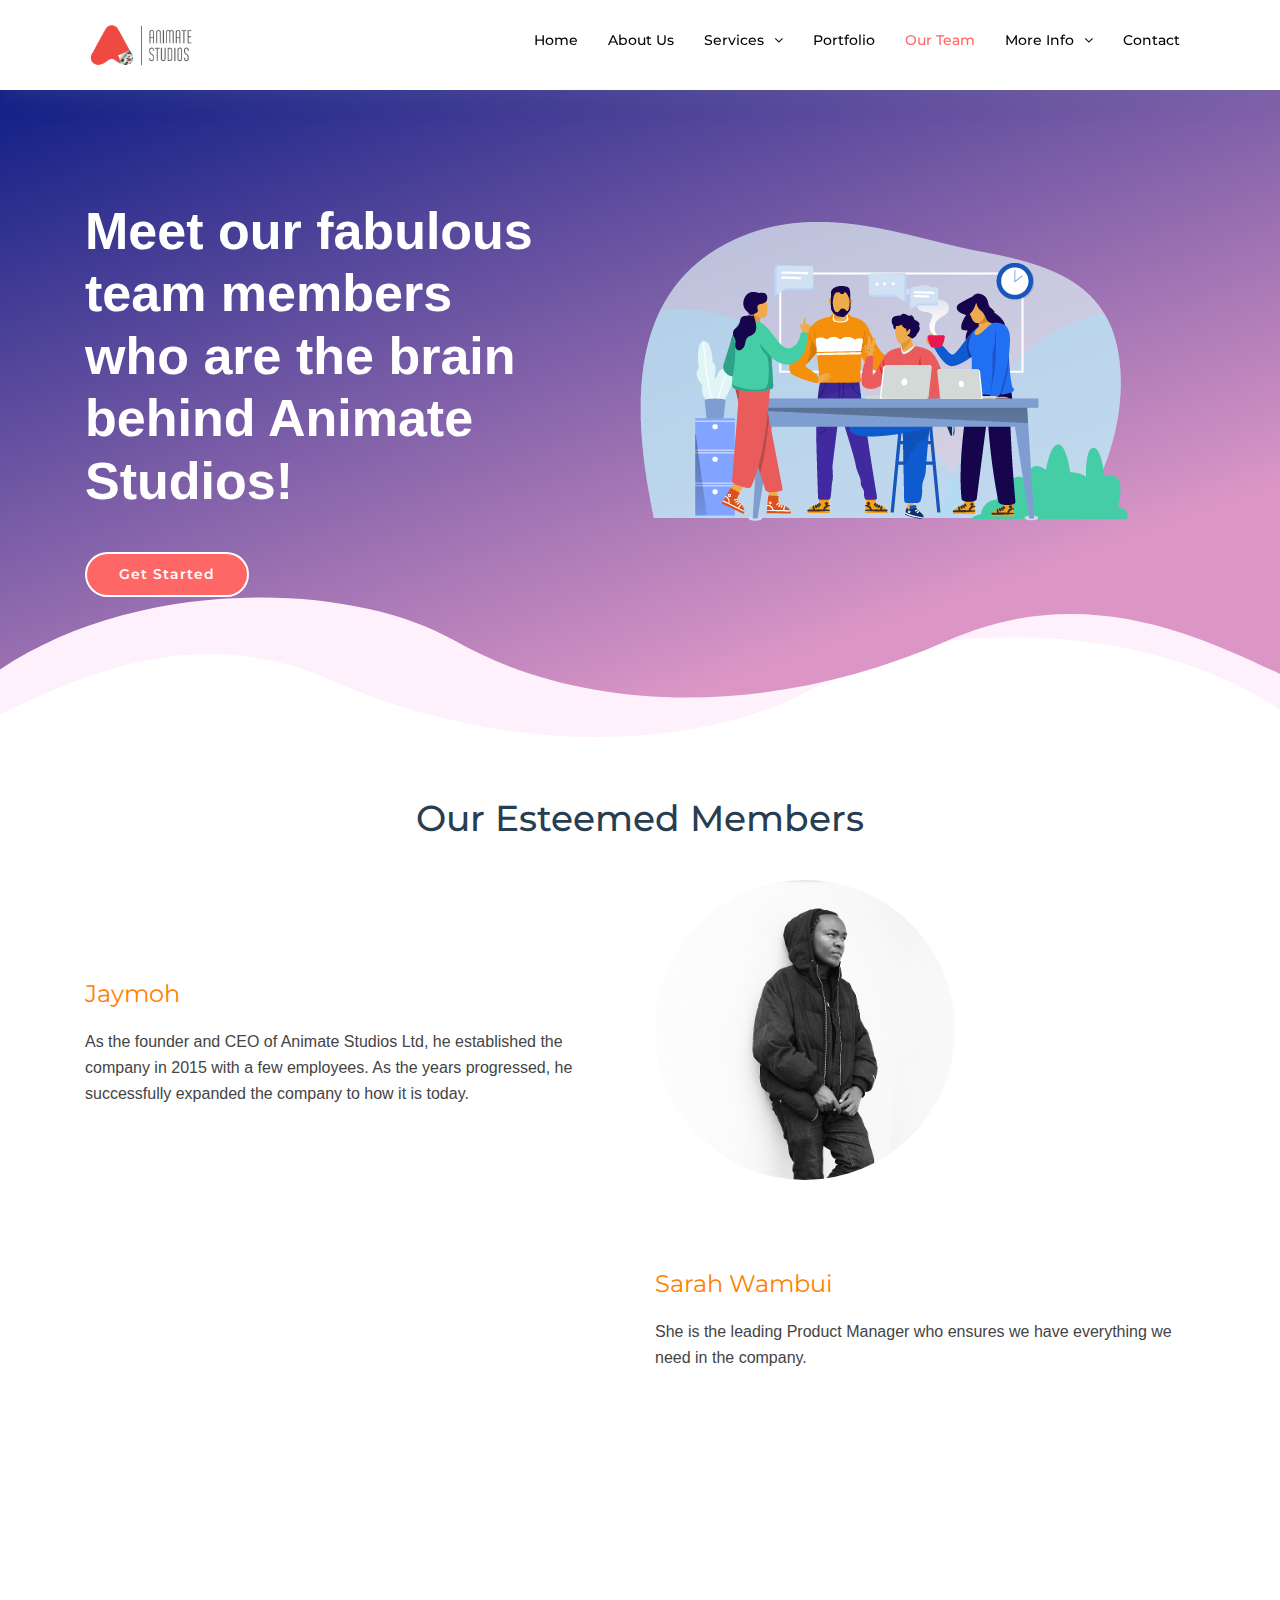
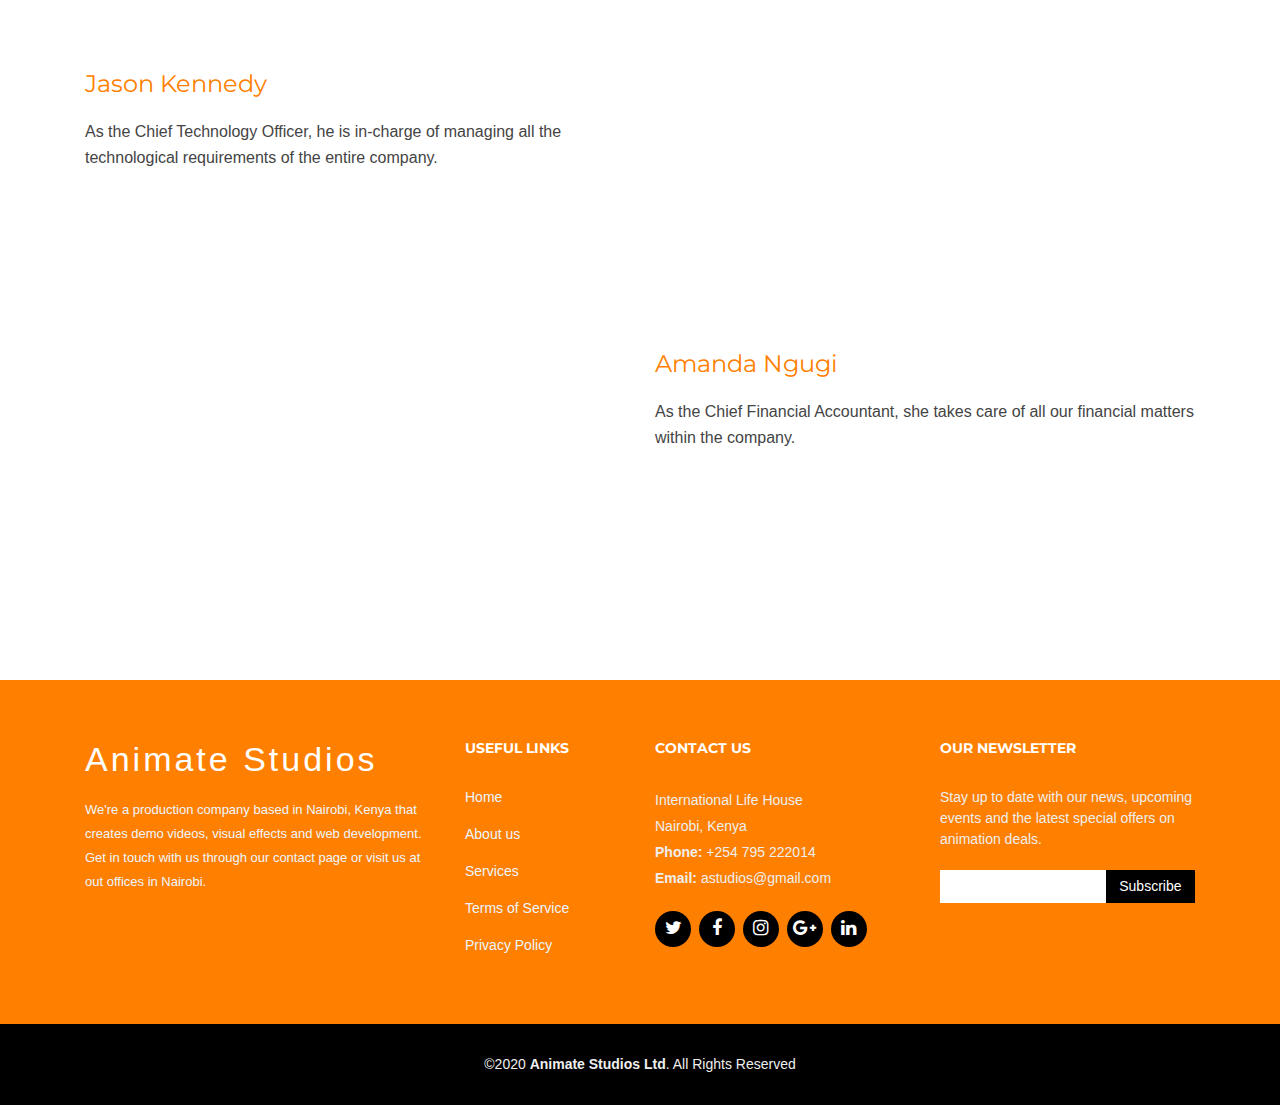
<file: team.html>
<!DOCTYPE html>
<html lang="en">
<head>
  <meta charset="utf-8">
  <title>About Us</title>
  <meta content="width=device-width, initial-scale=1.0" name="viewport">
  <meta content="" name="keywords">
  <meta content="" name="description">

  <!-- Favicons -->
  <link href="img/icon.png" rel="icon">
  <link href="img/apple-touch-icon.png" rel="apple-touch-icon">

  <!-- Google Fonts -->
  <link href="https://fonts.googleapis.com/css?family=Open+Sans:300,300i,400,400i,700,700i|Montserrat:300,400,500,700" rel="stylesheet">

  <!-- Bootstrap CSS File -->
  <link href="lib/bootstrap/css/bootstrap.min.css" rel="stylesheet">

  <!-- Libraries CSS Files -->
  <link href="lib/font-awesome/css/font-awesome.min.css" rel="stylesheet">
  <link href="lib/animate/animate.min.css" rel="stylesheet">
  <link href="lib/ionicons/css/ionicons.min.css" rel="stylesheet">
  <link href="lib/owlcarousel/assets/owl.carousel.min.css" rel="stylesheet">
  <link href="lib/lightbox/css/lightbox.min.css" rel="stylesheet">

  <!-- Main Stylesheet File -->
  <link href="css/style.css" rel="stylesheet">

</head>

<body>

  <!--==========================
  Header
  ============================-->
  <header id="header" class="fixed-top">
    <div class="container">

      <div class="logo float-left">
        <!-- Uncomment below if you prefer to use an image logo -->
        <!-- <h1 class="text-light"><a href="#header"><span>NewBiz</span></a></h1> -->
        <a href="#intro" class="scrollto"><img src="img/logo3.png" alt="" class="img-fluid"></a>
      </div>

      <nav class="main-nav float-right d-none d-lg-block">
        <ul>
          <li><a href="index.html">Home</a></li>
          <li><a href="about.html">About Us</a></li>
          <li class="drop-down"><a href="services.html">Services</a>
            <ul>
              <li><a href="animation.html">Animations</a></li>
              <li><a href="web.html">Web Design</a></li>
              <li><a href="visual.html">Visual Effects</a></li>
              <li><a href="explainer.html">Explainer Videos</a></li>
              <li><a href="branding.html">Branding</a></li>
              <li><a href="illustration.html">Illustrations</a></li>
            </ul>
          </li>
          <li><a href="portfolio.html">Portfolio</a></li>
          <li class="active"><a href="team.html">Our Team</a></li>
          <li class="drop-down"><a href="">More Info</a>
            <ul>
              <li><a href="faqs.html">FAQs</a></li>
              <li><a href="terms.html">Terms Of Service</a></li>
              <li><a href="privacy.html">Privacy Policy</a></li>
            </ul>
          </li>
          <li><a href="contact.html">Contact</a></li>
        </ul>
      </nav><!-- .main-nav -->
      
    </div>
  </header><!-- #header -->

  <!--==========================
    Intro Section
  ============================-->
  <section id="intro" class="clearfix">
    <div class="container">

      <div class="intro-img">
        <img src="img/pic14.png" alt="" class="img-fluid" style="margin-bottom: 80px;">
      </div>

      <div class="intro-info">
        <h2>Meet our fabulous<br>team members<br>who are the brain<br>behind Animate Studios!</h2>
        <div>
          <a href="#about" class="btn-get-started scrollto">Get Started</a>
          <!--<a href="#services" class="btn-services scrollto">Our Services</a>-->
        </div>
      </div>

    </div>
  </section><!-- #intro -->

  <main id="main">

    <!--==========================
      About Us Section
    ============================-->
    <section id="about">
      <div class="container">

        <header class="section-header">
          <h3>Our Esteemed Members</h3>
        </header>

        <div class="row about-container">

          <div class="col-lg-6 content order-lg-1 order-2">
            <h4 style="margin-top: 120px; color: #ff8000">Jaymoh</h4>
            <p>
              As the founder and CEO of Animate Studios Ltd, he established the company in 2015 with a few employees. As the years progressed, he successfully expanded the company to how it is today.
            </p>
          </div>

          <div class="col-lg-6 background order-lg-2 order-1 wow fadeInUp">
            <img src="img/img4.jpg" class="img-fluid" alt="" style="border-radius: 50%; height: 300px;">
          </div>
        </div>

        <div class="row about-container">

            <div class="col-lg-6 content order-lg-2 order-1">
              <h4 style="margin-top: 70px; color: #ff8000">Sarah Wambui</h4>
              <p>
                She is the leading Product Manager who ensures we have everything we need in the company.
              </p>
            </div>
  
            <div class="col-lg-6 background order-lg-1 order-2 wow fadeInUp">
              <img src="img/img5.jpg" class="img-fluid" alt="" style="border-radius: 50%; height: 300px;">
            </div>
          </div>

          <div class="row about-container">

            <div class="col-lg-6 content order-lg-1 order-2">
              <h4 style="margin-top: 130px; color: #ff8000">Jason Kennedy</h4>
              <p>
                As the Chief Technology Officer, he is in-charge of managing all the technological requirements of the entire company.
              </p>
            </div>
  
            <div class="col-lg-6 background order-lg-2 order-1 wow fadeInUp">
              <img src="img/team-3.jpg" class="img-fluid" alt="" style="border-radius: 50%; height: 300px;">
            </div>
          </div>

          <div class="row about-container">

            <div class="col-lg-6 content order-lg-2 order-1">
              <h4 style="margin-top: 70px; color: #ff8000">Amanda Ngugi</h4>
              <p>
                As the Chief Financial Accountant, she takes care of all our financial matters within the company.
              </p>
            </div>
  
            <div class="col-lg-6 background order-lg-1 order-2 wow fadeInUp">
              <img src="img/team-4.jpg" class="img-fluid" alt="" style="border-radius: 50%; height: 300px;">
            </div>
          </div>

      </div>
    </section><!-- #about -->

  </main>

  <!--==========================
    Footer
  ============================-->
  <footer id="footer">
    <div class="footer-top">
      <div class="container">
        <div class="row">

          <div class="col-lg-4 col-md-6 footer-info">
            <h3>Animate Studios</h3>
            <p>We're a production company based in Nairobi, Kenya that creates demo videos, visual effects and web development. Get in touch with us through our contact page or visit us at out offices in Nairobi.</p>
          </div>

          <div class="col-lg-2 col-md-6 footer-links">
            <h4>Useful Links</h4>
            <ul>
              <li><a href="index.html">Home</a></li>
              <li><a href="about.html">About us</a></li>
              <li><a href="services.html">Services</a></li>
              <li><a href="terms.html">Terms of Service</a></li>
              <li><a href="privacy.html">Privacy Policy</a></li>
            </ul>
          </div>

          <div class="col-lg-3 col-md-6 footer-contact">
            <h4>Contact Us</h4>
            <p>
              International Life House <br>
              Nairobi, Kenya<br>
              <strong>Phone:</strong> +254 795 222014<br>
              <strong>Email:</strong> astudios@gmail.com<br>
            </p>

            <div class="social-links">
              <a href="https://twitter.com" class="twitter"><i class="fa fa-twitter"></i></a>
              <a href="https://facebook.com" class="facebook"><i class="fa fa-facebook"></i></a>
              <a href="https://instagram.com" class="instagram"><i class="fa fa-instagram"></i></a>
              <a href="https://google.com" class="google-plus"><i class="fa fa-google-plus"></i></a>
              <a href="https://linkedin.com" class="linkedin"><i class="fa fa-linkedin"></i></a>
            </div>

          </div>

          <div class="col-lg-3 col-md-6 footer-newsletter">
            <h4>Our Newsletter</h4>
            <p>Stay up to date with our news, upcoming events and the latest special offers on animation deals.</p>
            <form action="" method="post">
              <input type="email" name="email"><input type="submit"  value="Subscribe">
            </form>
          </div>

        </div>
      </div>
    </div>

    <div class="container">
      <div class="copyright">
        &copy;2020 <strong>Animate Studios Ltd</strong>. All Rights Reserved
      </div>
    </div>
  </footer><!-- #footer -->

  <a href="#" class="back-to-top"><i class="fa fa-chevron-up"></i></a>
  <!-- Uncomment below i you want to use a preloader -->
  <!-- <div id="preloader"></div> -->

  <!-- JavaScript Libraries -->
  <script src="lib/jquery/jquery.min.js"></script>
  <script src="lib/jquery/jquery-migrate.min.js"></script>
  <script src="lib/bootstrap/js/bootstrap.bundle.min.js"></script>
  <script src="lib/easing/easing.min.js"></script>
  <script src="lib/mobile-nav/mobile-nav.js"></script>
  <script src="lib/wow/wow.min.js"></script>
  <script src="lib/waypoints/waypoints.min.js"></script>
  <script src="lib/counterup/counterup.min.js"></script>
  <script src="lib/owlcarousel/owl.carousel.min.js"></script>
  <script src="lib/isotope/isotope.pkgd.min.js"></script>
  <script src="lib/lightbox/js/lightbox.min.js"></script>
  <!-- Contact Form JavaScript File -->
  <script src="contactform/contactform.js"></script>

  <!-- Template Main Javascript File -->
  <script src="js/main.js"></script>

</body>
</html>
</file>
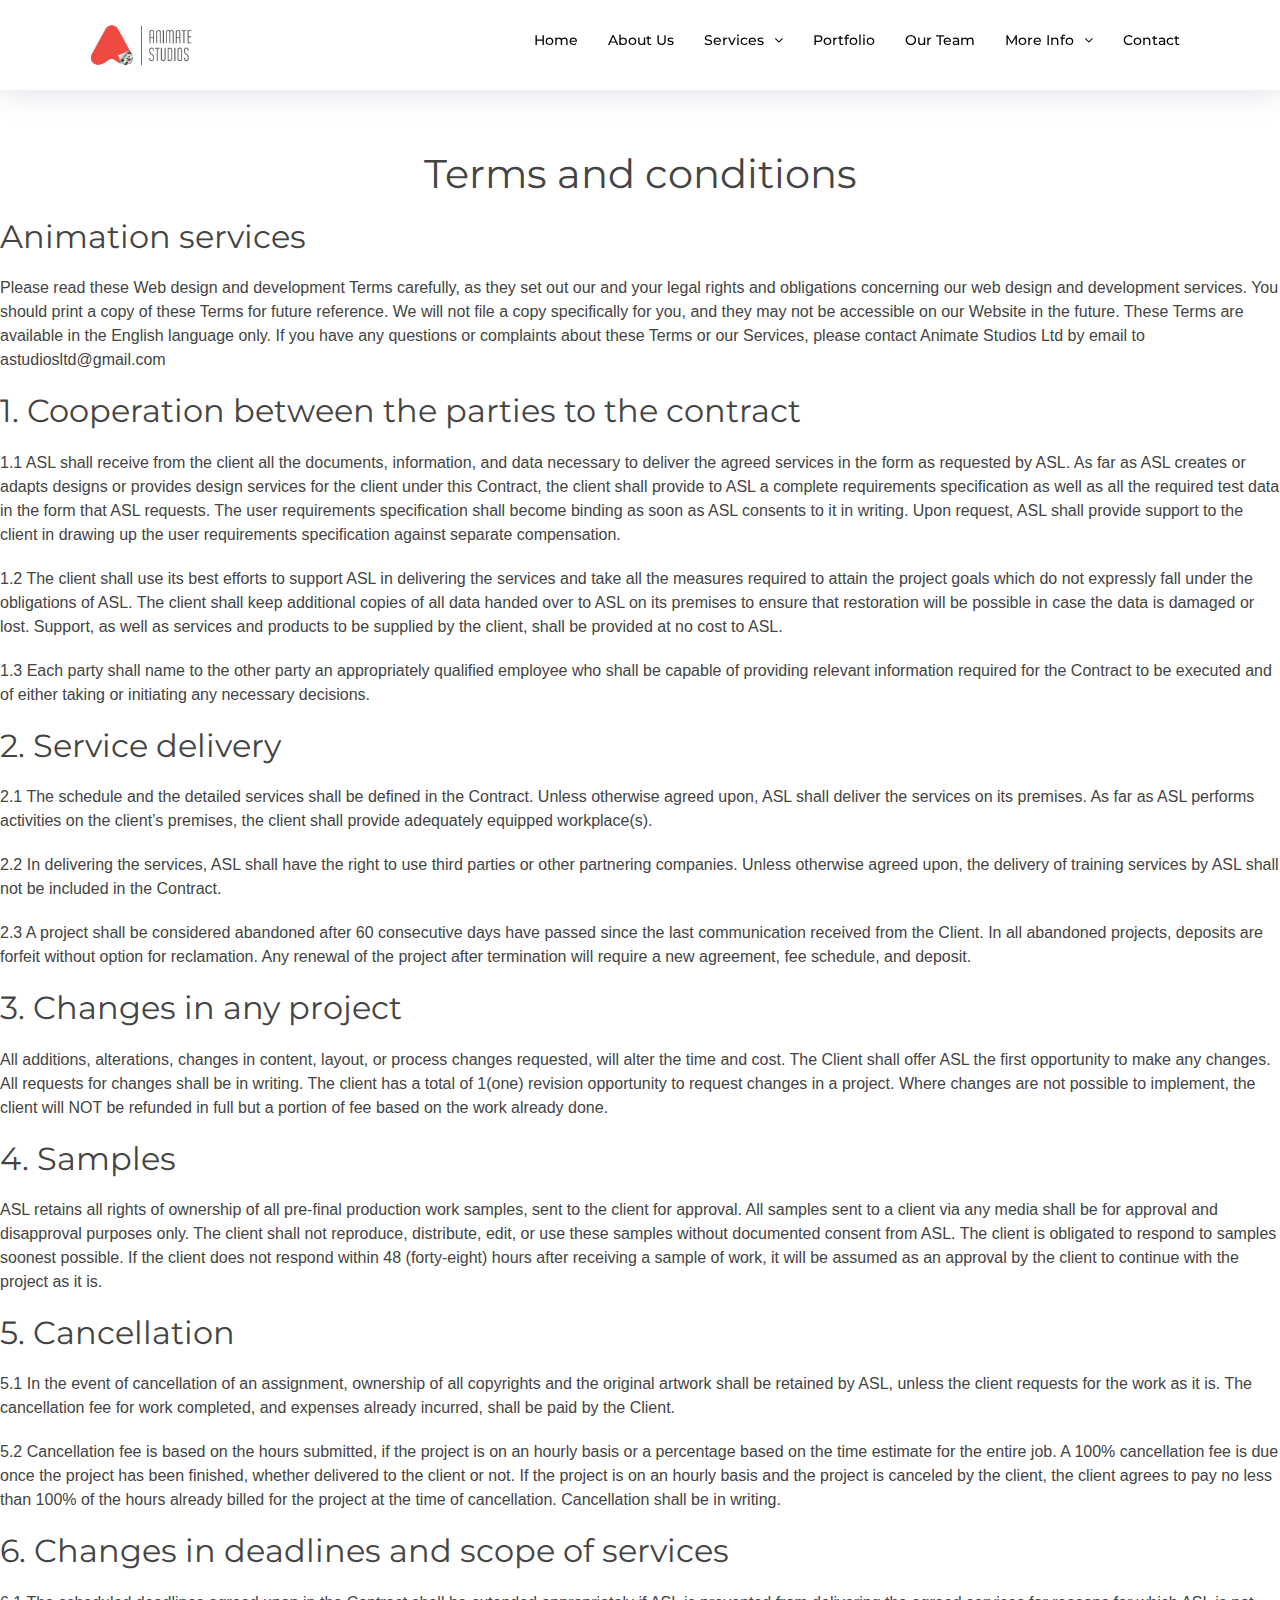
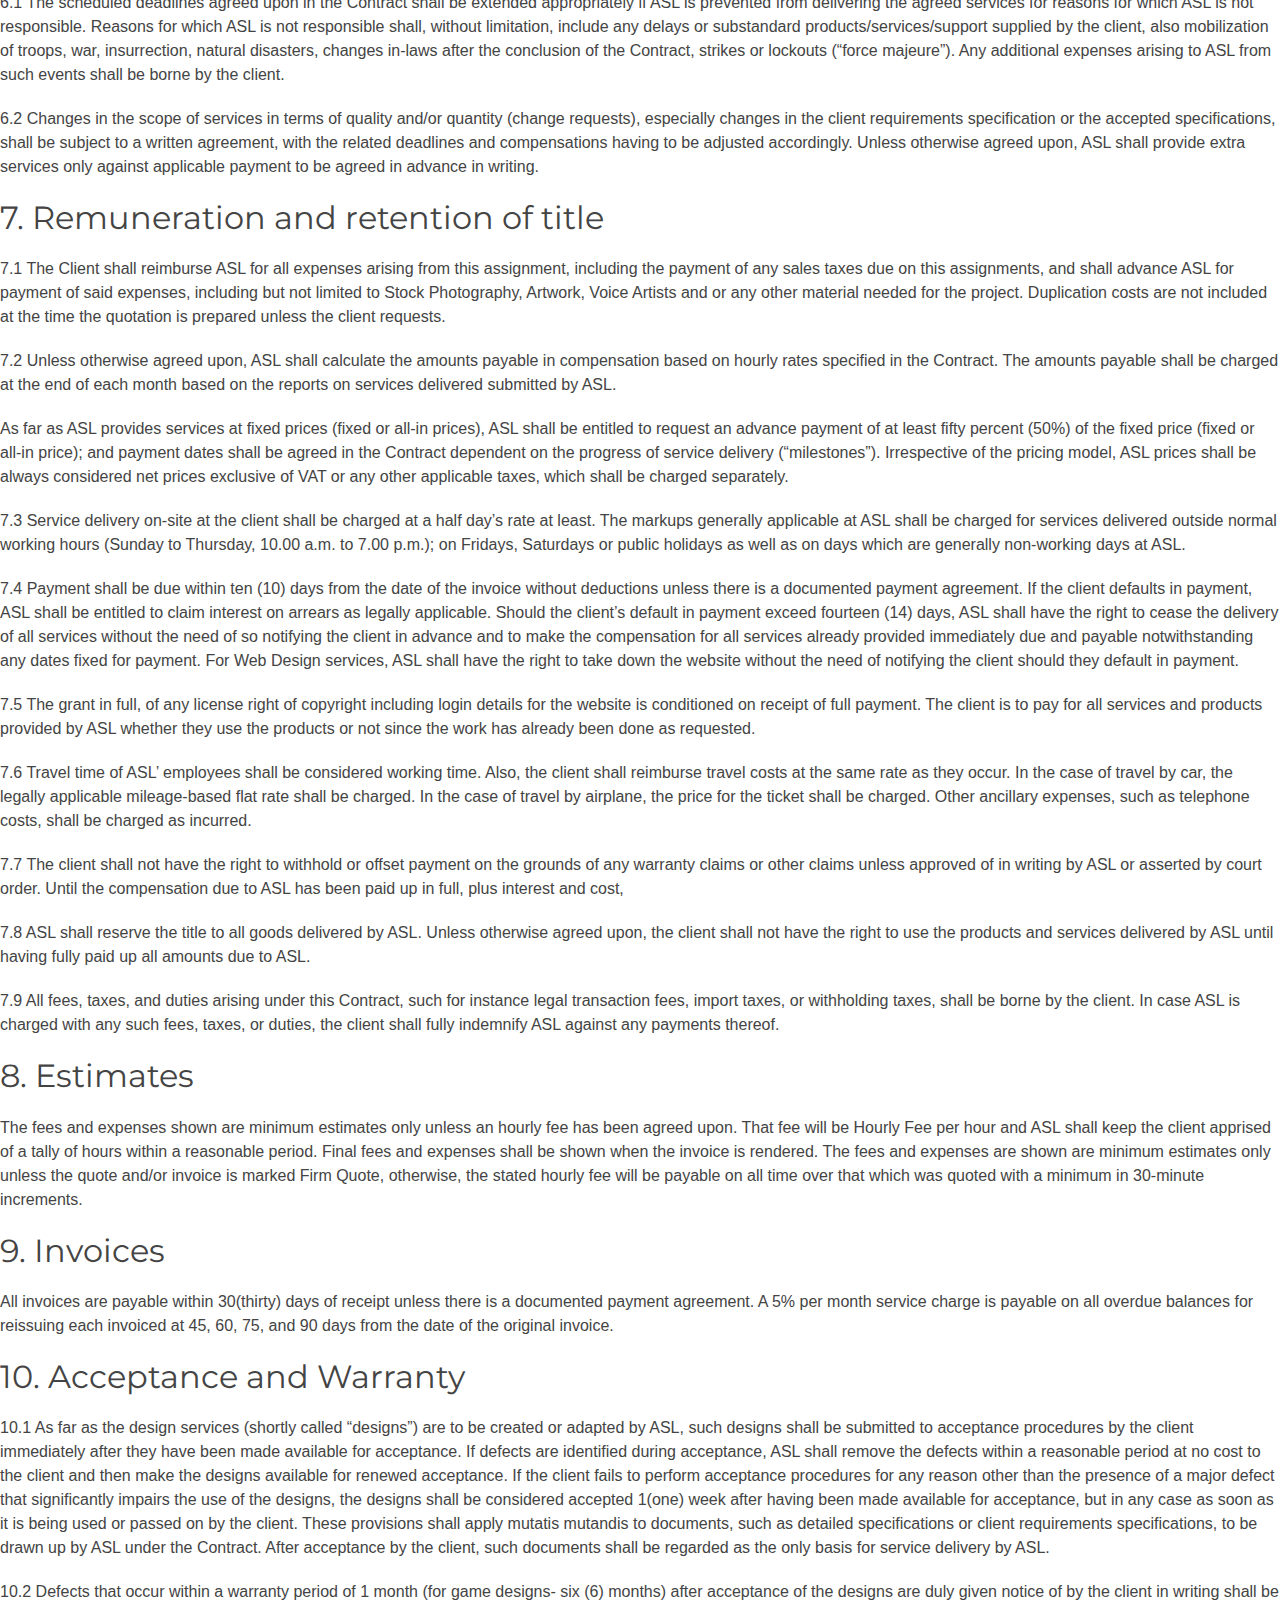
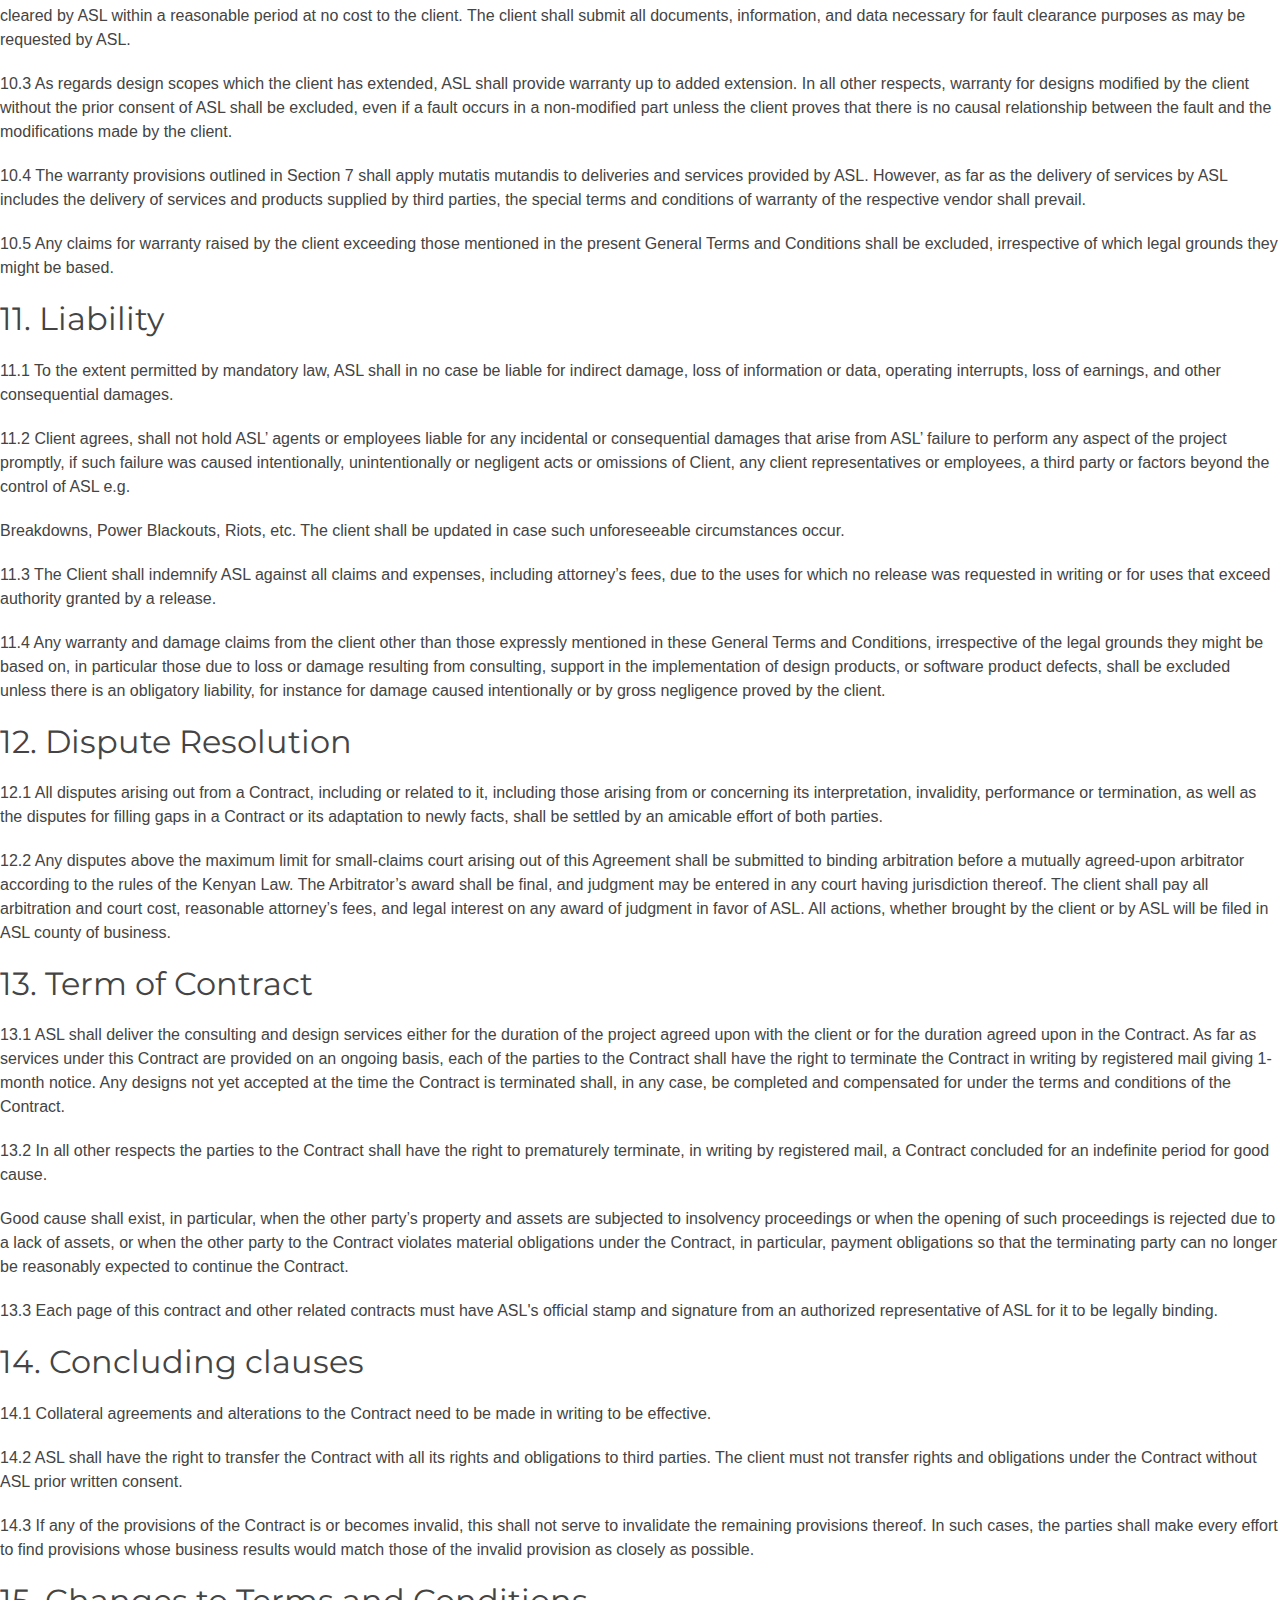
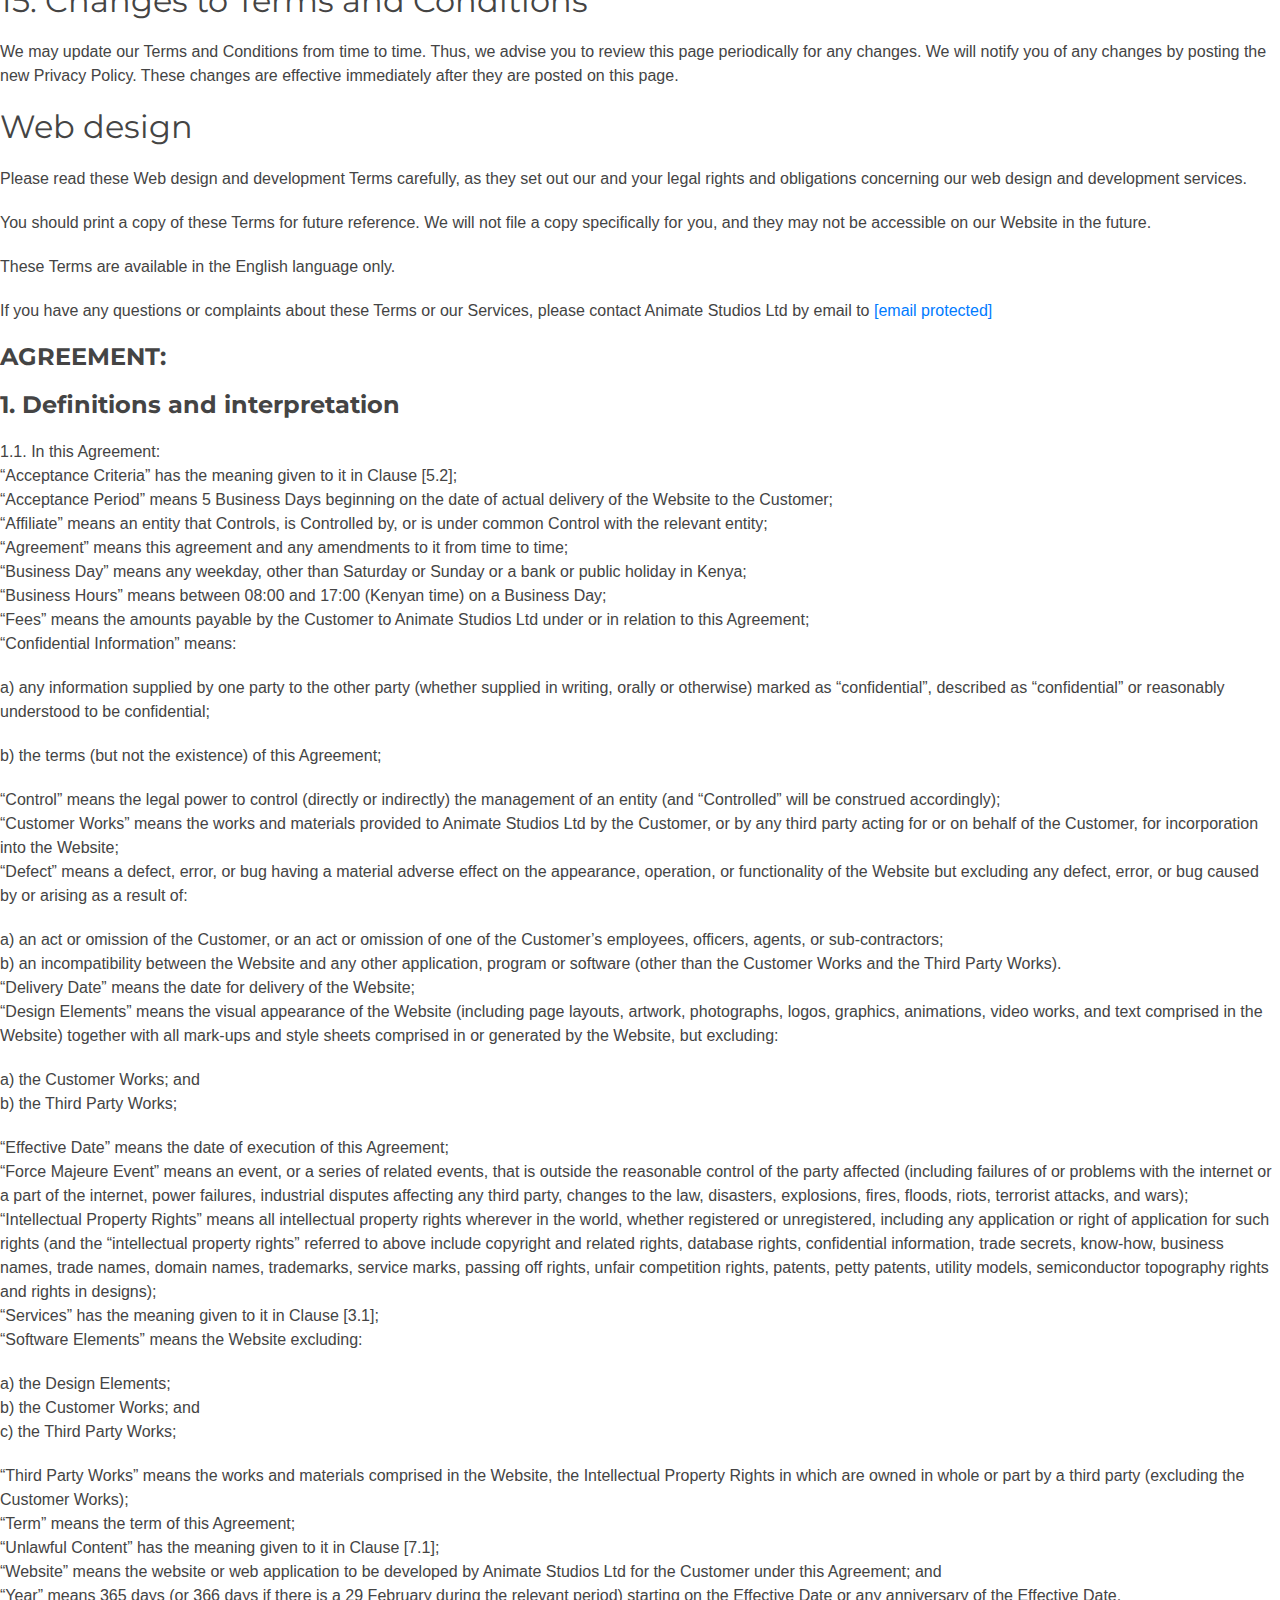
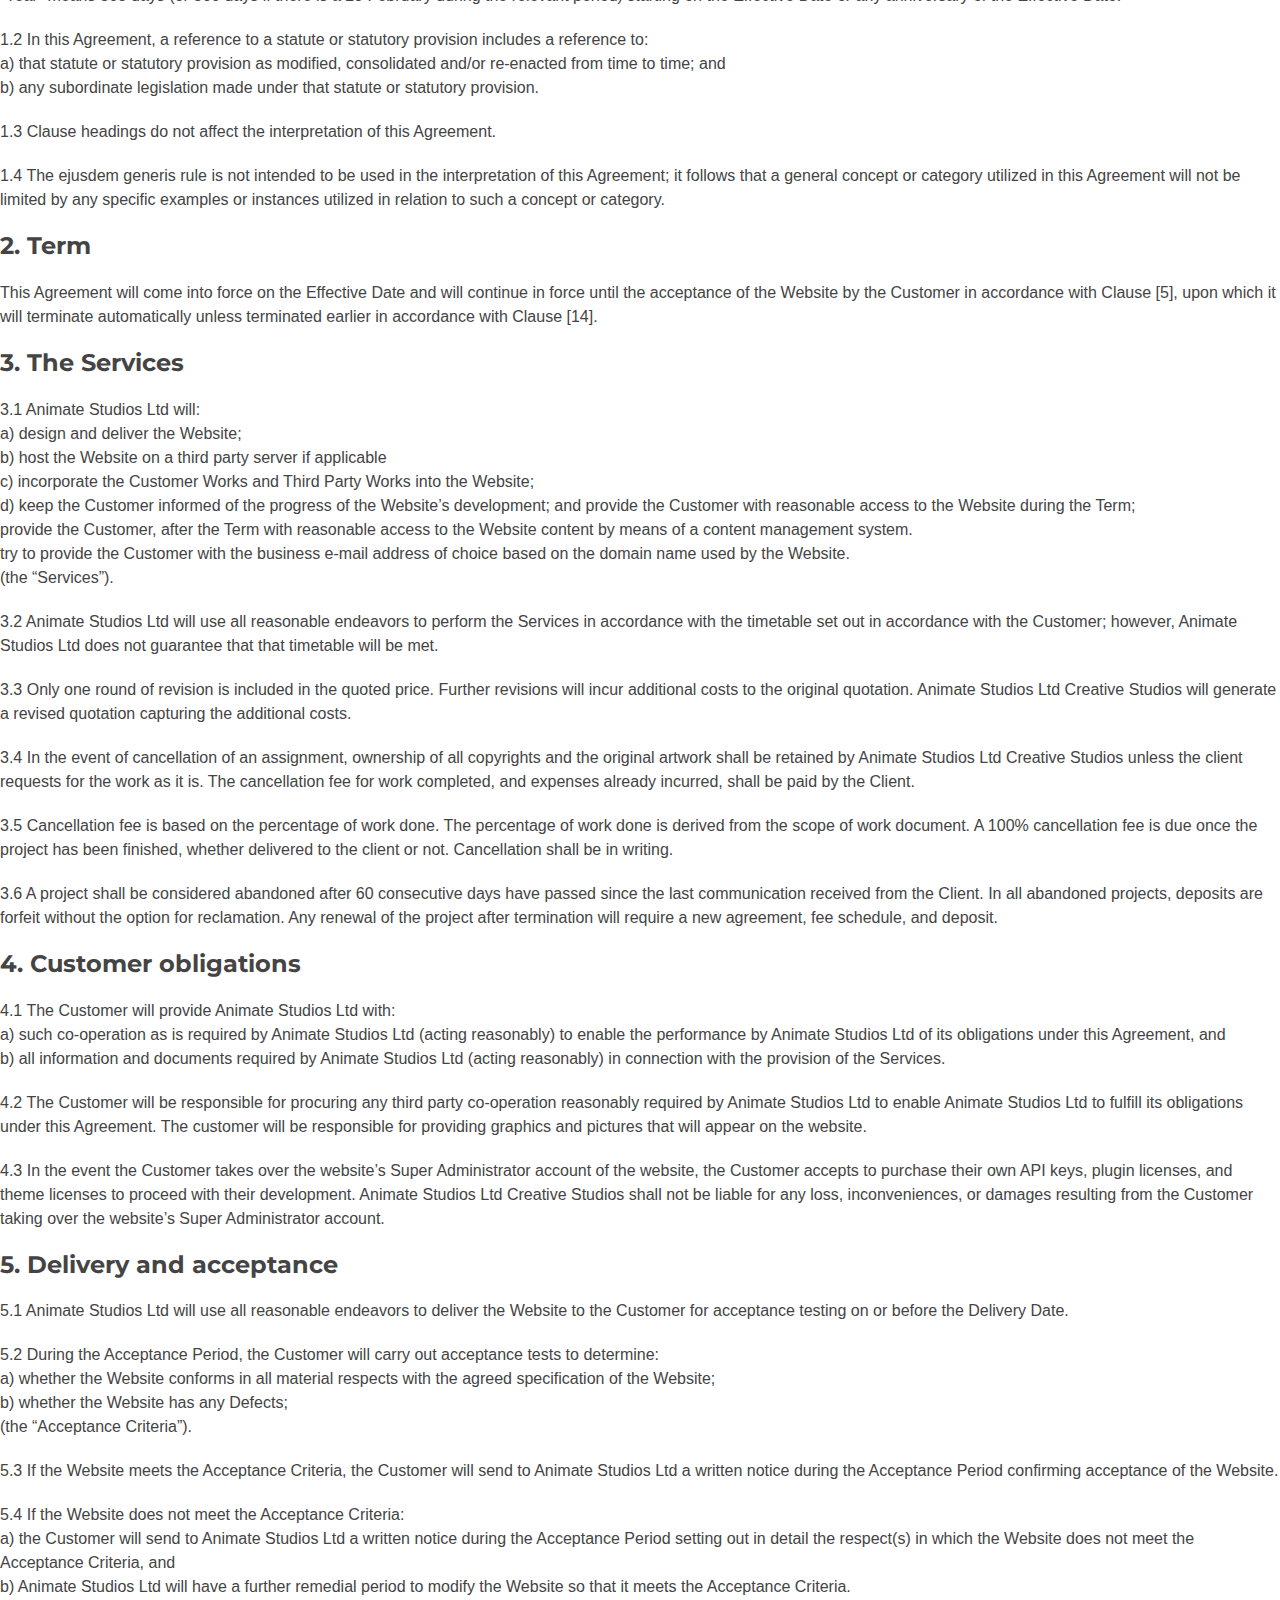
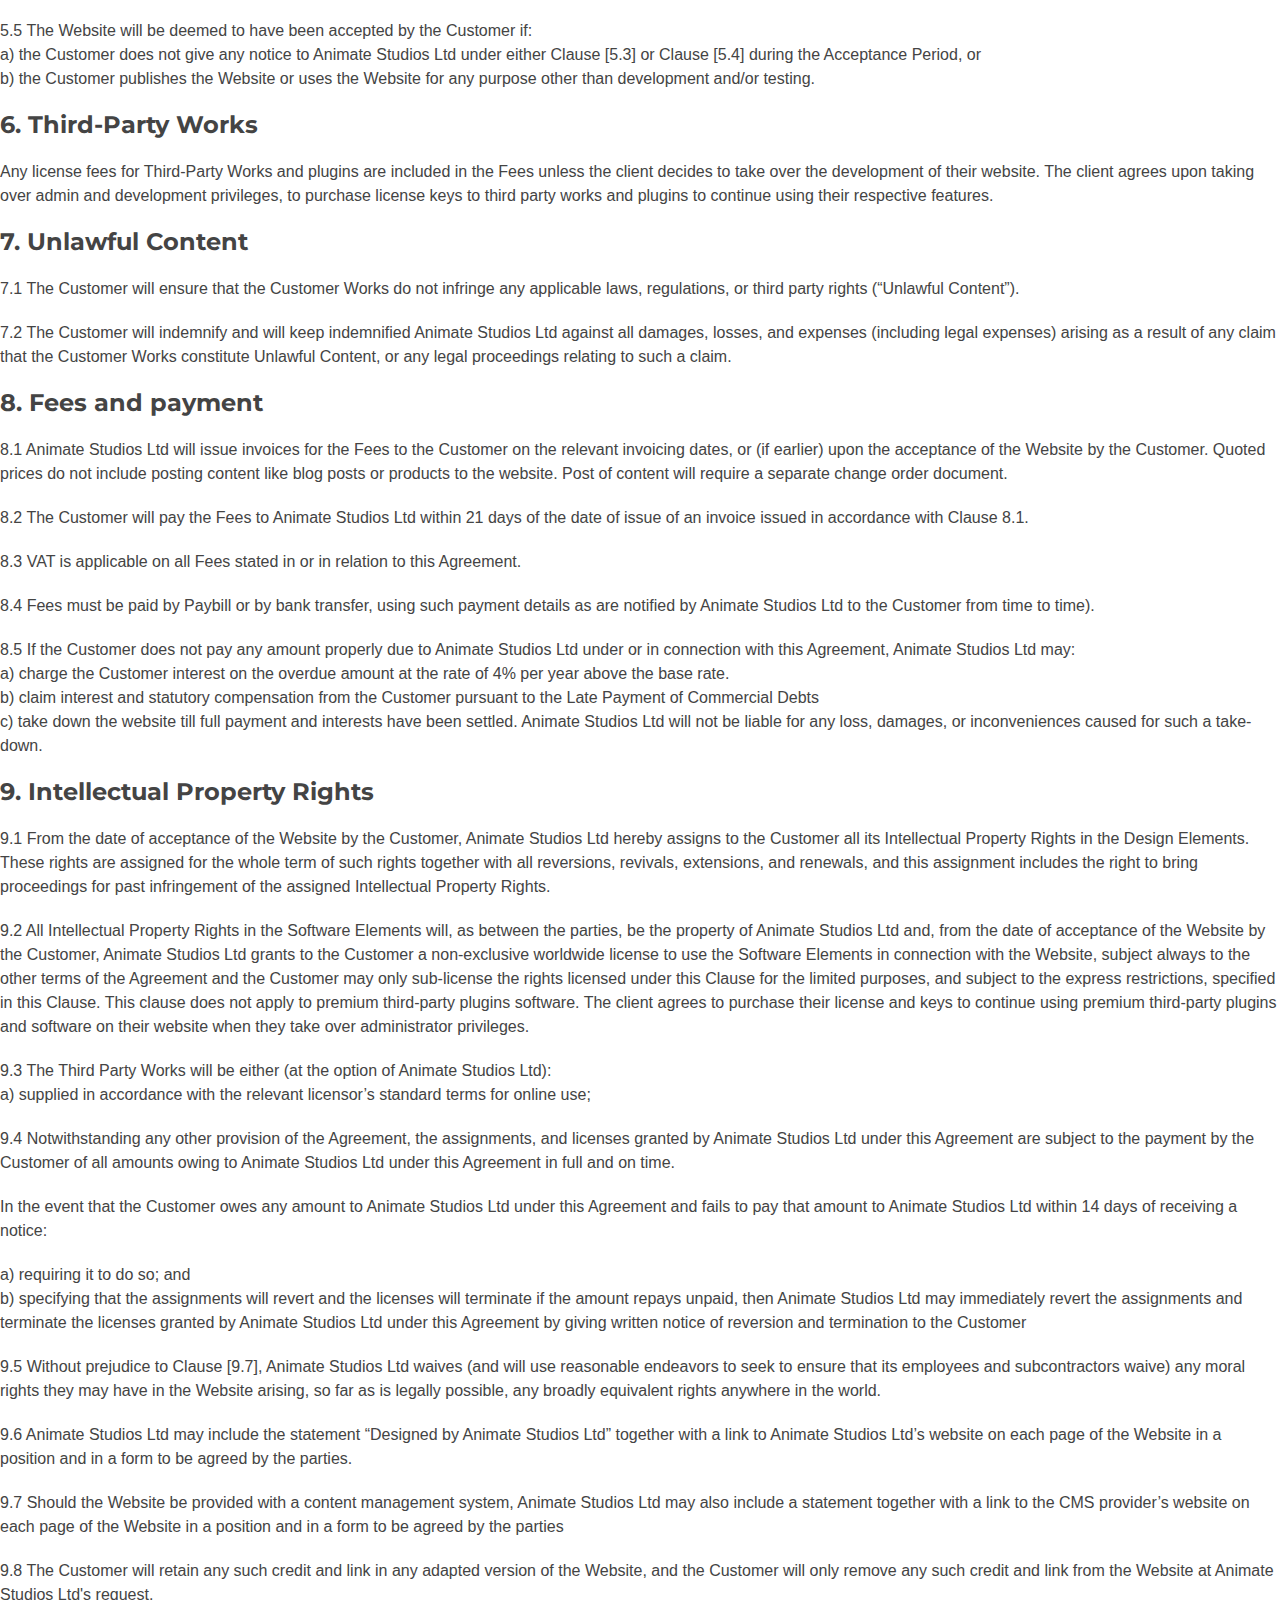
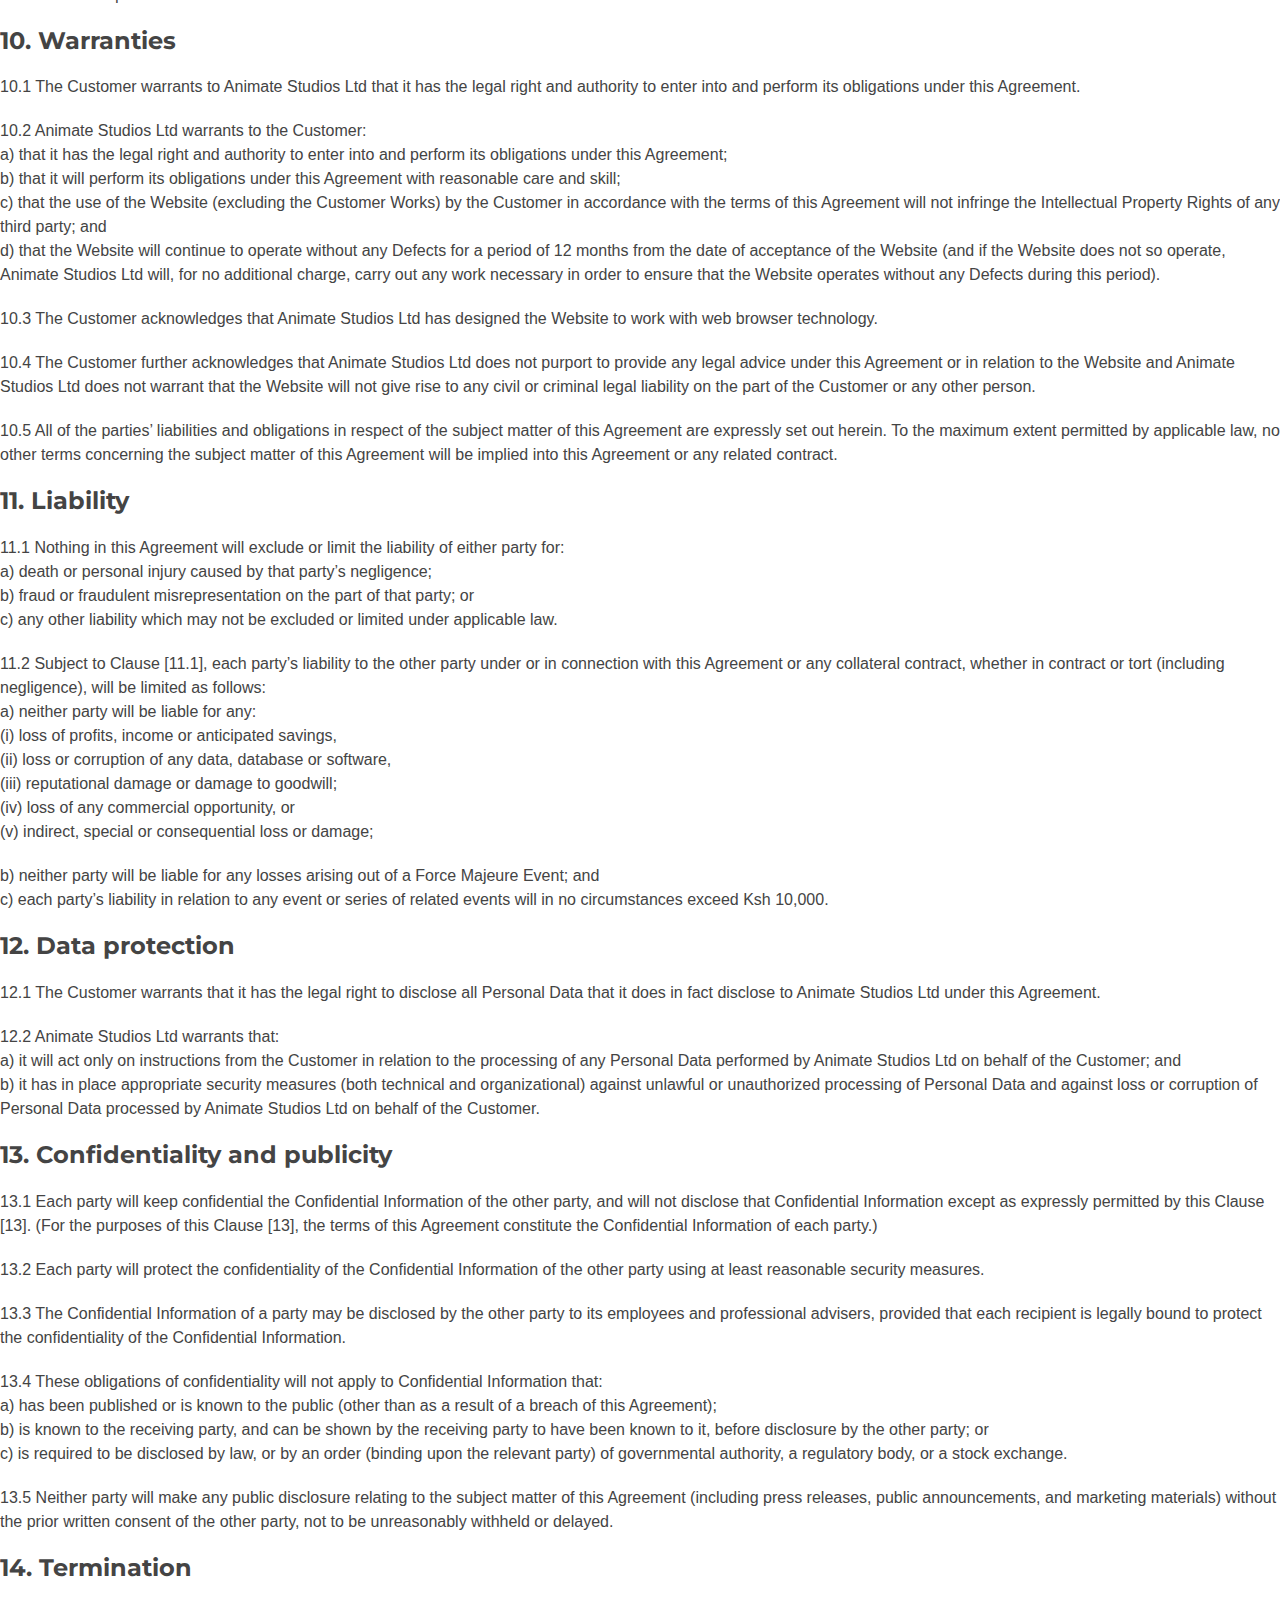
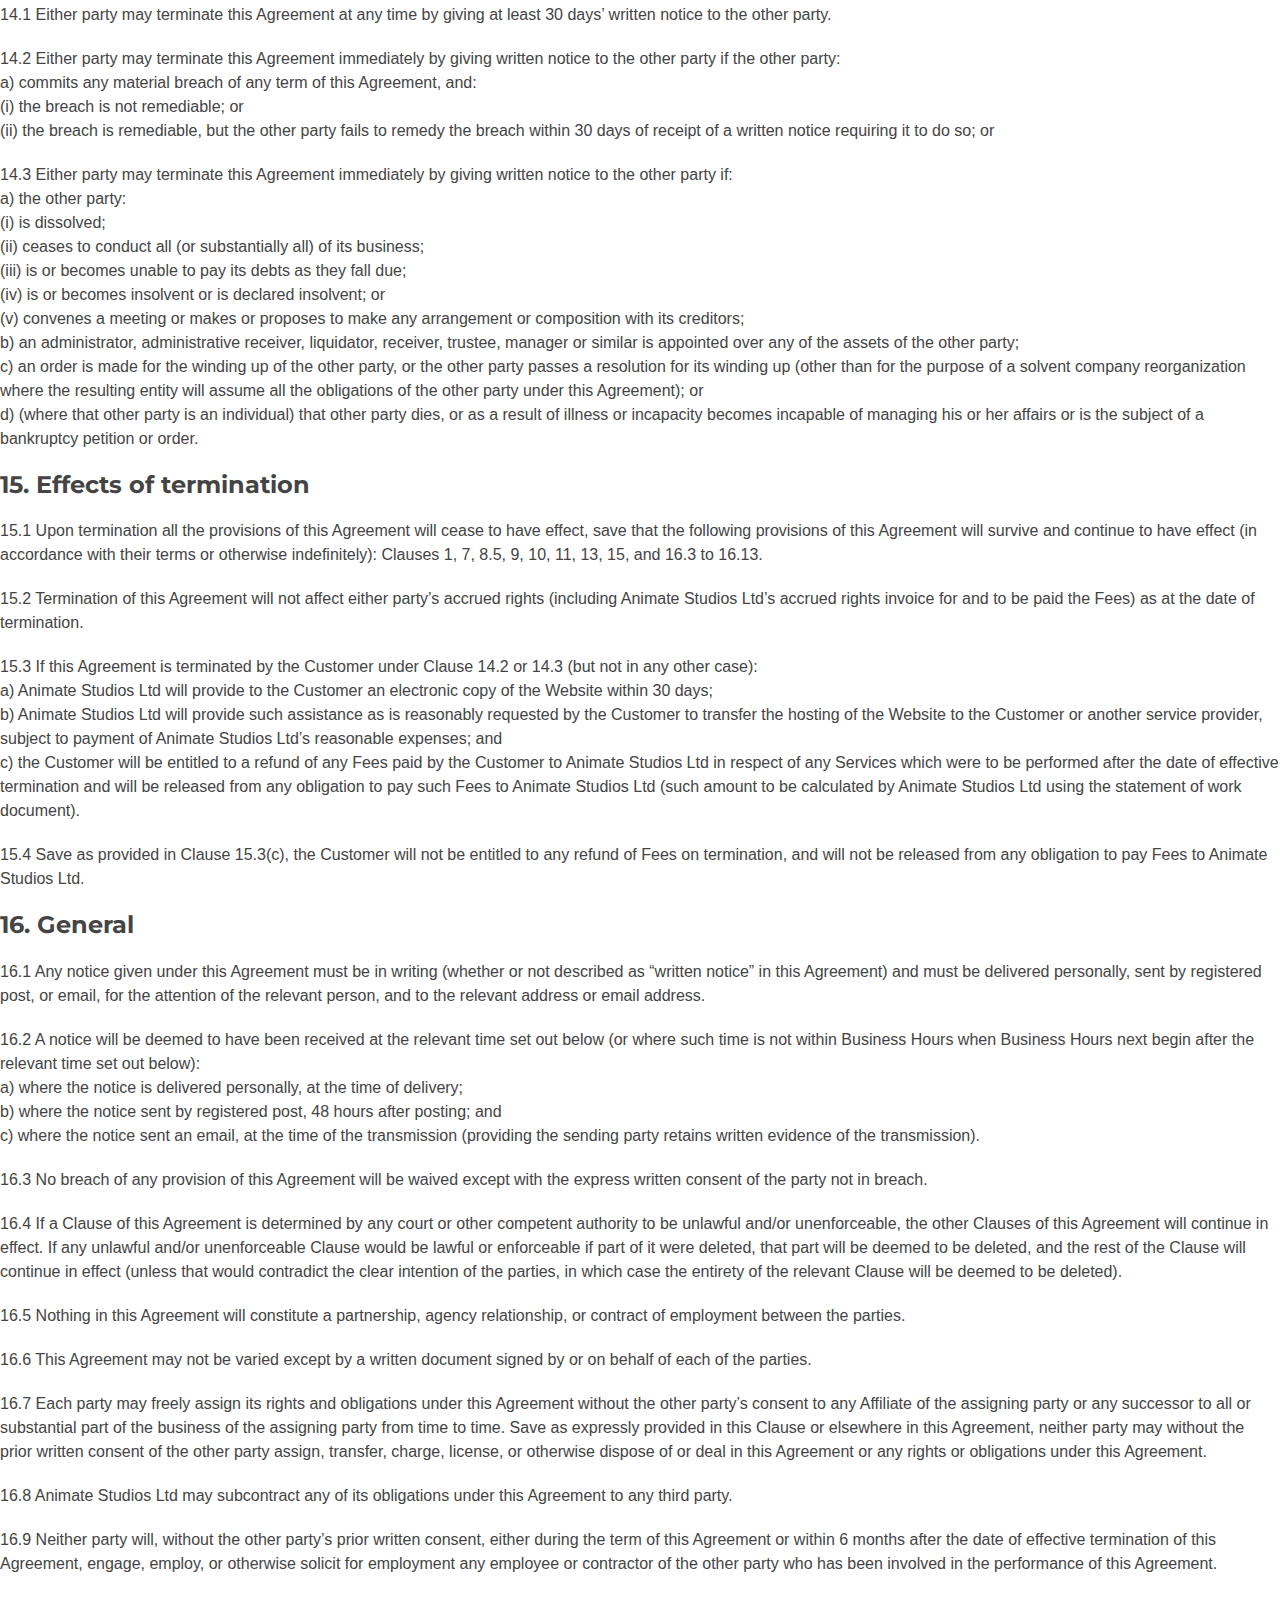
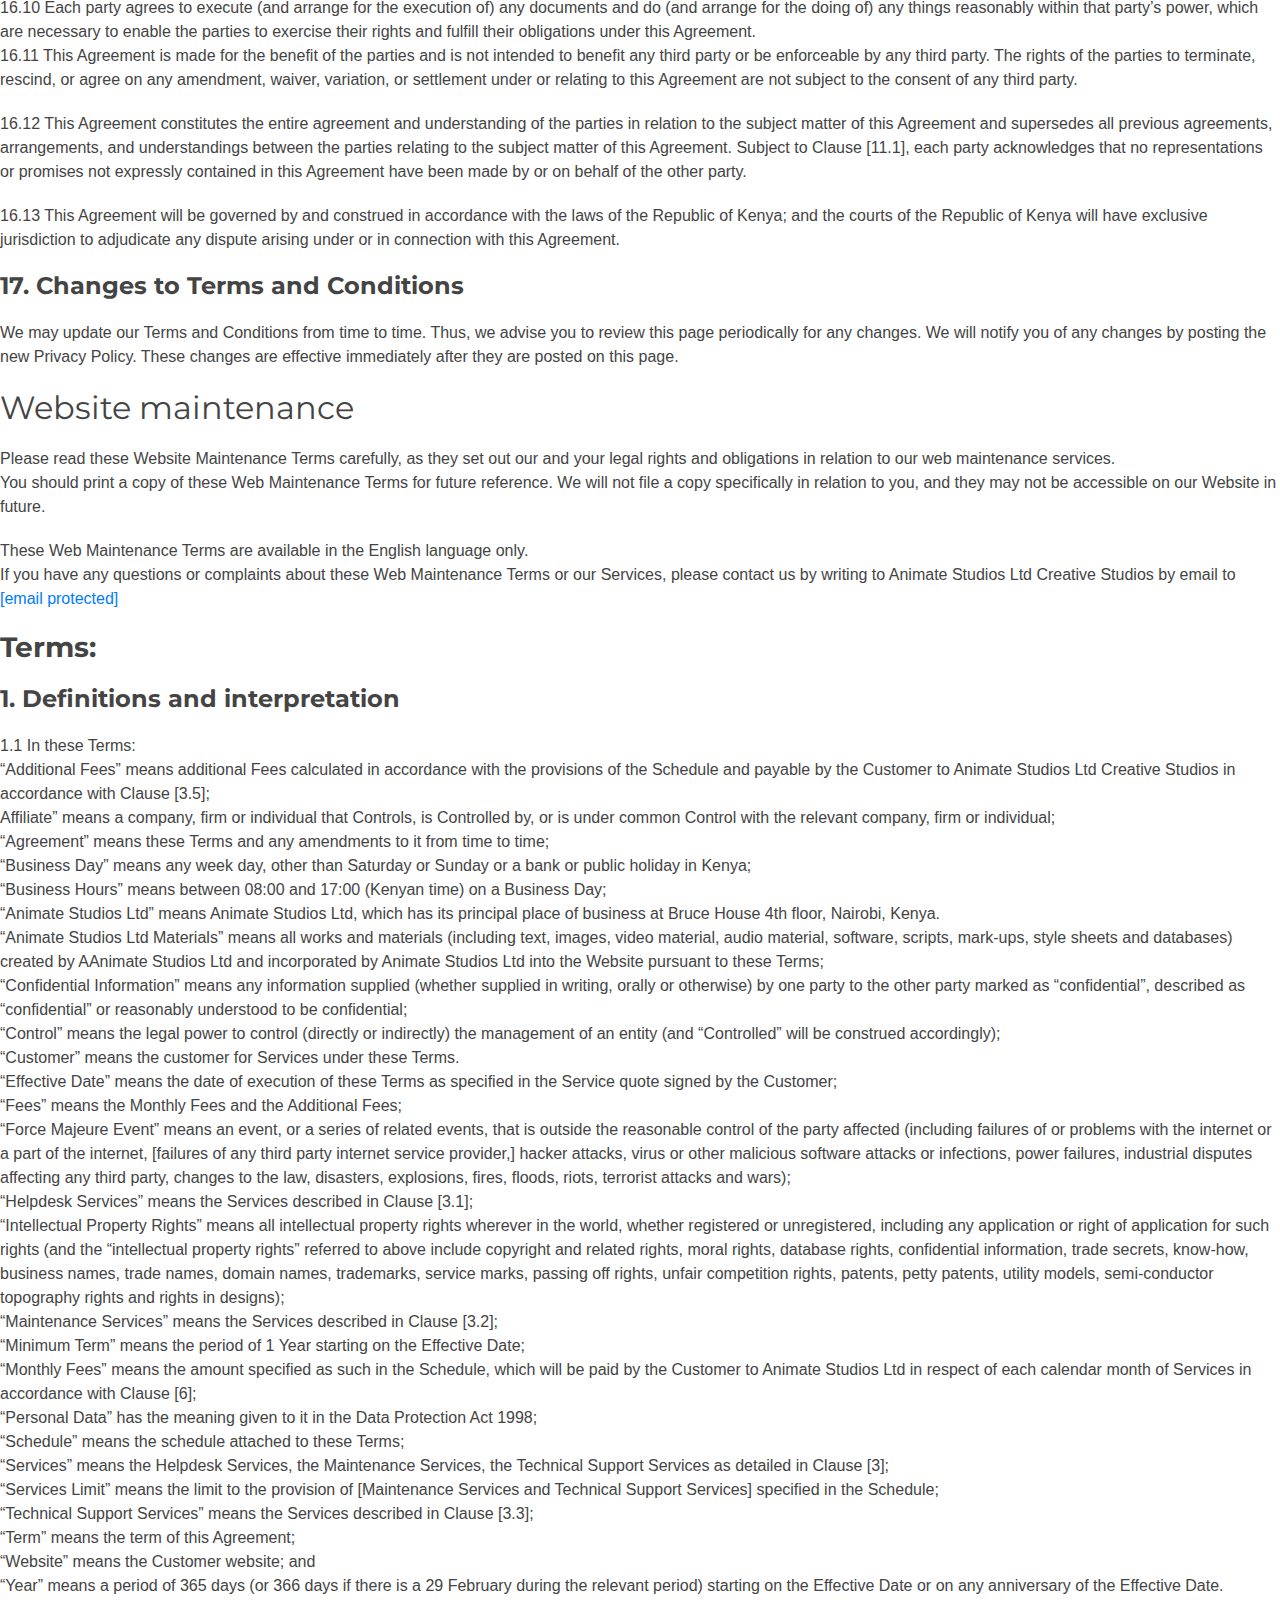
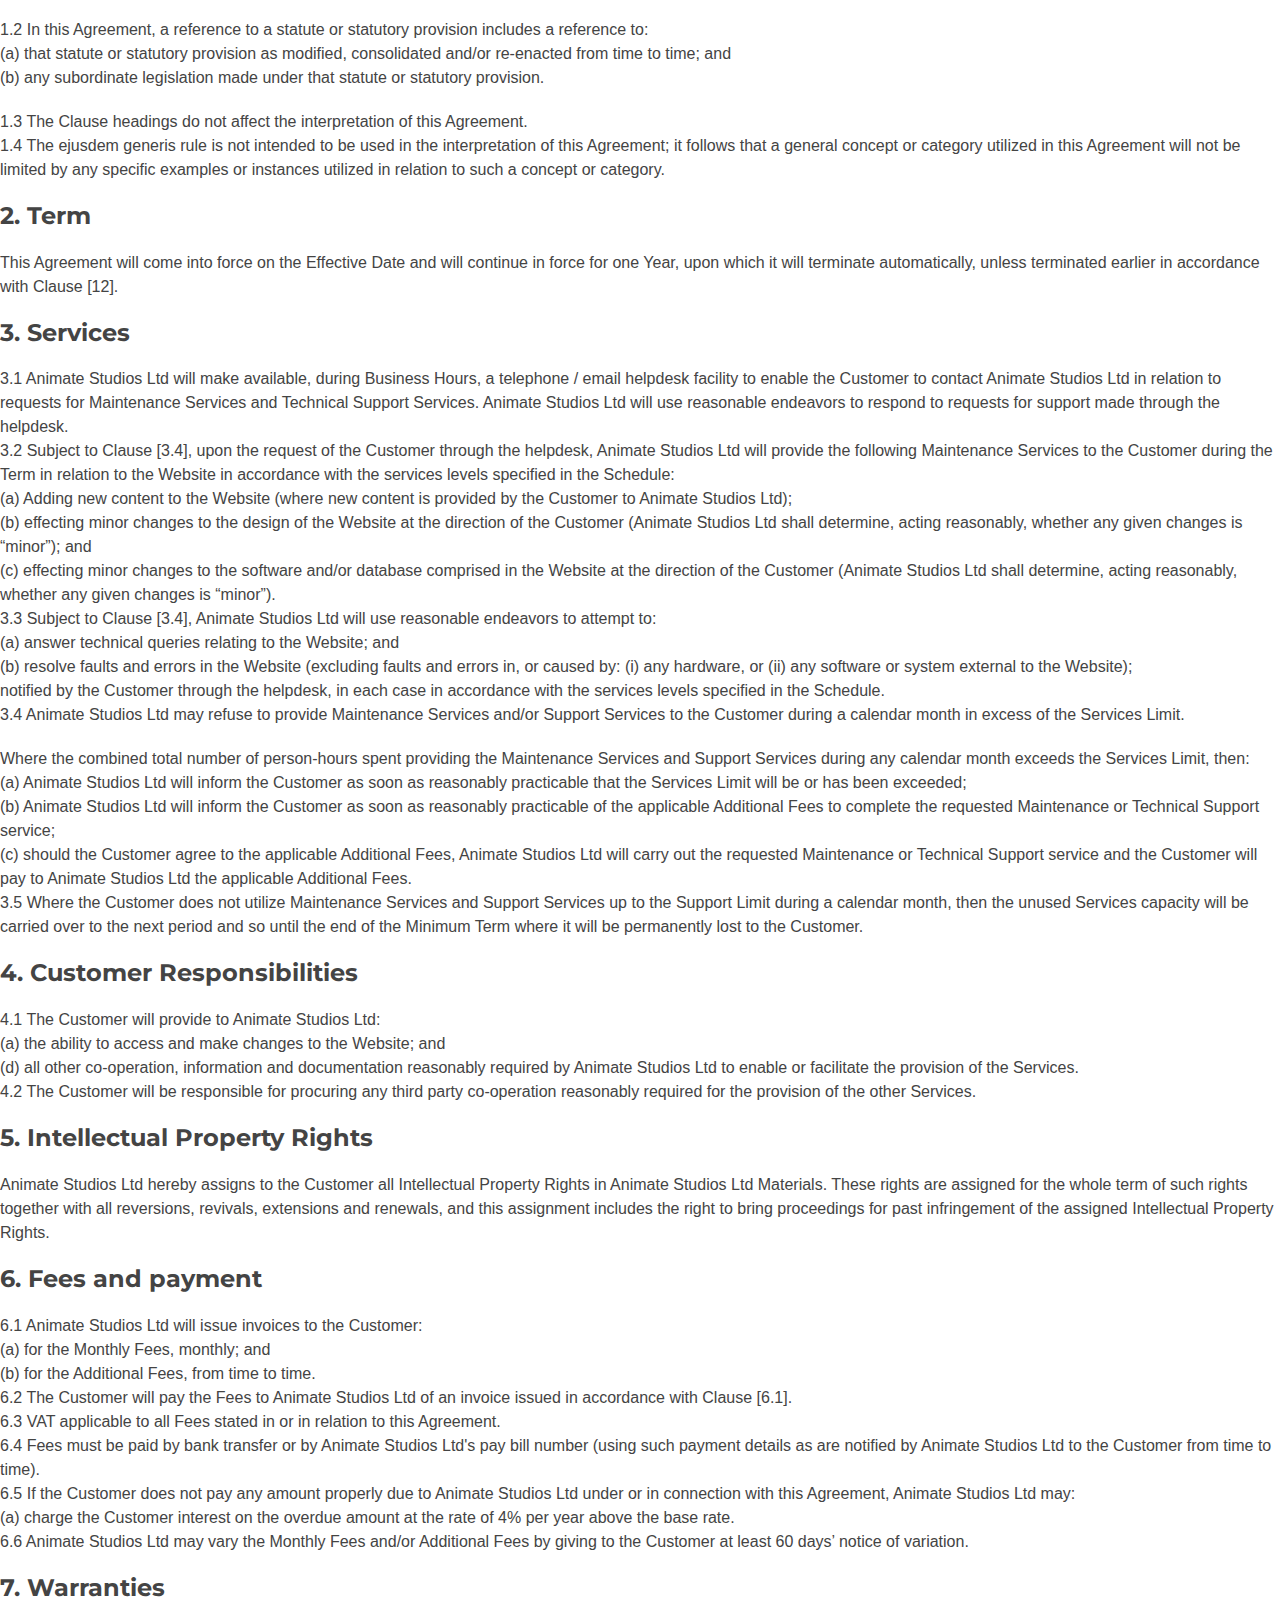
<file: terms.html>
<!DOCTYPE html>
<html lang="en">
<head>
  <meta charset="utf-8">
  <title>Terms Of Service</title>
  <meta content="width=device-width, initial-scale=1.0" name="viewport">
  <meta content="" name="keywords">
  <meta content="" name="description">

  <!-- Favicons -->
  <link href="img/icon.png" rel="icon">
  <link href="img/apple-touch-icon.png" rel="apple-touch-icon">

  <!-- Google Fonts -->
  <link href="https://fonts.googleapis.com/css?family=Open+Sans:300,300i,400,400i,700,700i|Montserrat:300,400,500,700" rel="stylesheet">

  <!-- Bootstrap CSS File -->
  <link href="lib/bootstrap/css/bootstrap.min.css" rel="stylesheet">

  <!-- Libraries CSS Files -->
  <link href="lib/font-awesome/css/font-awesome.min.css" rel="stylesheet">
  <link href="lib/animate/animate.min.css" rel="stylesheet">
  <link href="lib/ionicons/css/ionicons.min.css" rel="stylesheet">
  <link href="lib/owlcarousel/assets/owl.carousel.min.css" rel="stylesheet">
  <link href="lib/lightbox/css/lightbox.min.css" rel="stylesheet">

  <!-- Main Stylesheet File -->
  <link href="css/style.css" rel="stylesheet">

</head>

<body>

  <!--==========================
  Header
  ============================-->
  <header id="header" class="fixed-top">
    <div class="container">

      <div class="logo float-left">
        <!-- Uncomment below if you prefer to use an image logo -->
        <!-- <h1 class="text-light"><a href="#header"><span>NewBiz</span></a></h1> -->
        <a href="#intro" class="scrollto"><img src="img/logo3.png" alt="" class="img-fluid"></a>
      </div>

      <nav class="main-nav float-right d-none d-lg-block">
        <ul>
          <li><a href="index.html">Home</a></li>
          <li><a href="about.html">About Us</a></li>
          <li class="drop-down"><a href="services.html">Services</a>
            <ul>
              <li><a href="animation.html">Animations</a></li>
              <li><a href="web.html">Web Design</a></li>
              <li><a href="visual.html">Visual Effects</a></li>
              <li><a href="explainer.html">Explainer Videos</a></li>
              <li><a href="branding.html">Branding</a></li>
              <li><a href="illustration.html">Illustrations</a></li>
            </ul>
          </li>
          <li><a href="portfolio.html">Portfolio</a></li>
          <li><a href="team.html">Our Team</a></li>
          <li class="drop-down"><a href="">More Info</a>
            <ul>
              <li><a href="faqs.html">FAQs</a></li>
              <li class="active"><a href="terms.html">Terms Of Service</a></li>
              <li><a href="privacy.html">Privacy Policy</a></li>
            </ul>
          </li>
          <li><a href="contact.html">Contact</a></li>
        </ul>
      </nav><!-- .main-nav -->
      
    </div>
  </header><!-- #header -->

  <main style="margin-top: 150px;" class="site-main post-39 page type-page status-publish has-post-thumbnail hentry" role="main">
    <div class="page-content" style="text-align: left;">
            <div data-elementor-type="wp-page" data-elementor-id="39" class="elementor elementor-39" data-elementor-settings="[]">
                    <div class="elementor-inner">
                        <div class="elementor-section-wrap">
                        <section class="elementor-section elementor-top-section elementor-element elementor-element-70da4e70 elementor-section-boxed elementor-section-height-default elementor-section-height-default" data-id="70da4e70" data-element_type="section">
                    <div class="elementor-container elementor-column-gap-default">
                        <div class="elementor-row">
                <div class="elementor-column elementor-col-100 elementor-top-column elementor-element elementor-element-7b074c38" data-id="7b074c38" data-element_type="column">
        <div class="elementor-column-wrap elementor-element-populated">
                        <div class="elementor-widget-wrap">
                    <div class="elementor-element elementor-element-42e16e00 elementor-widget elementor-widget-heading" data-id="42e16e00" data-element_type="widget" data-widget_type="heading.default">
            <div class="elementor-widget-container">
        <h1 style="text-align: center;" class="elementor-heading-title elementor-size-default">Terms and conditions</h1>		</div>
            </div>
            <section class="elementor-section elementor-inner-section elementor-element elementor-element-2b88d05e elementor-section-boxed elementor-section-height-default elementor-section-height-default" data-id="2b88d05e" data-element_type="section">
                    <div class="elementor-container elementor-column-gap-default">
                        <div class="elementor-row">
                <div class="elementor-column elementor-col-100 elementor-inner-column elementor-element elementor-element-47f732e6" data-id="47f732e6" data-element_type="column">
        <div class="elementor-column-wrap elementor-element-populated">
                        <div class="elementor-widget-wrap">
                    <div class="elementor-element elementor-element-4cc05354 elementor-widget elementor-widget-heading" data-id="4cc05354" data-element_type="widget" id="animation" data-widget_type="heading.default">
            <div class="elementor-widget-container">
        <h2 class="elementor-heading-title elementor-size-default">Animation services</h2>		</div>
            </div>
            <div class="elementor-element elementor-element-4d763c85 elementor-widget elementor-widget-text-editor" data-id="4d763c85" data-element_type="widget" data-widget_type="text-editor.default">
            <div class="elementor-widget-container">
                <div class="elementor-text-editor elementor-clearfix"><p>Please read these Web design and development Terms carefully, as they set out our and your legal rights and obligations concerning our web design and development services. You should print a copy of these Terms for future reference. We will not file a copy specifically for you, and they may not be accessible on our Website in the future. These Terms are available in the English language only. If you have any questions or complaints about these Terms or our Services, please contact Animate Studios Ltd by email to astudiosltd@gmail.com</p>
                <h2>1. Cooperation between the parties to the contract</h2><p>1.1 ASL shall receive from the client all the documents, information, and data necessary to deliver the agreed services in the form as requested by ASL. As far as ASL creates or adapts designs or provides design services for the client under this Contract, the client shall provide to ASL a complete requirements specification as well as all the required test data in the form that ASL requests. The user requirements specification shall become binding as soon as ASL consents to it in writing. Upon request, ASL shall provide support to the client in drawing up the user requirements specification against separate compensation.</p><p>1.2 The client shall use its best efforts to support ASL in delivering the services and take all the measures required to attain the project goals which do not expressly fall under the obligations of ASL. The client shall keep additional copies of all data handed over to ASL on its premises to ensure that restoration will be possible in case the data is damaged or lost. Support, as well as services and products to be supplied by the client, shall be provided at no cost to ASL.</p><p>1.3 Each party shall name to the other party an appropriately qualified employee who shall be capable of providing relevant information required for the Contract to be executed and of either taking or initiating any necessary decisions.</p><h2>2. Service delivery</h2><p>2.1 The schedule and the detailed services shall be defined in the Contract. Unless otherwise agreed upon, ASL shall deliver the services on its premises. As far as ASL performs activities on the client’s premises, the client shall provide adequately equipped workplace(s).</p><p>2.2 In delivering the services, ASL shall have the right to use third parties or other partnering companies. Unless otherwise agreed upon, the delivery of training services by ASL shall not be included in the Contract.</p><p>2.3 A project shall be considered abandoned after 60 consecutive days have passed since the last communication received from the Client. In all abandoned projects, deposits are forfeit without option for reclamation. Any renewal of the project after termination will require a new agreement, fee schedule, and deposit.</p><h2>3. Changes in any project</h2><p>All additions, alterations, changes in content, layout, or process changes requested, will alter the time and cost. The Client shall offer ASL the first opportunity to make any changes. All requests for changes shall be in writing. The client has a total of 1(one) revision opportunity to request changes in a project. Where changes are not possible to implement, the client will NOT be refunded in full but a portion of fee based on the work already done.</p><h2>4. Samples</h2><p>ASL retains all rights of ownership of all pre-final production work samples, sent to the client for approval. All samples sent to a client via any media shall be for approval and disapproval purposes only. The client shall not reproduce, distribute, edit, or use these samples without documented consent from ASL. The client is obligated to respond to samples soonest possible. If the client does not respond within 48 (forty-eight) hours after receiving a sample of work, it will be assumed as an approval by the client to continue with the project as it is.</p><h2>5. Cancellation</h2><p>5.1 In the event of cancellation of an assignment, ownership of all copyrights and the original artwork shall be retained by ASL, unless the client requests for the work as it is. The cancellation fee for work completed, and expenses already incurred, shall be paid by the Client.</p><p>5.2 Cancellation fee is based on the hours submitted, if the project is on an hourly basis or a percentage based on the time estimate for the entire job. A 100% cancellation fee is due once the project has been finished, whether delivered to the client or not. If the project is on an hourly basis and the project is canceled by the client, the client agrees to pay no less than 100% of the hours already billed for the project at the time of cancellation. Cancellation shall be in writing.</p><h2>6. Changes in deadlines and scope of services</h2><p>6.1 The scheduled deadlines agreed upon in the Contract shall be extended appropriately if ASL is prevented from delivering the agreed services for reasons for which ASL is not responsible. Reasons for which ASL is not responsible shall, without limitation, include any delays or substandard products/services/support supplied by the client, also mobilization of troops, war, insurrection, natural disasters, changes in-laws after the conclusion of the Contract, strikes or lockouts (“force majeure”). Any additional expenses arising to ASL from such events shall be borne by the client.</p><p>6.2 Changes in the scope of services in terms of quality and/or quantity (change requests), especially changes in the client requirements specification or the accepted specifications, shall be subject to a written agreement, with the related deadlines and compensations having to be adjusted accordingly. Unless otherwise agreed upon, ASL shall provide extra services only against applicable payment to be agreed in advance in writing.</p><h2>7. Remuneration and retention of title</h2><p>7.1 The Client shall reimburse ASL for all expenses arising from this assignment, including the payment of any sales taxes due on this assignments, and shall advance ASL for payment of said expenses, including but not limited to Stock Photography, Artwork, Voice Artists and or any other material needed for the project. Duplication costs are not included at the time the quotation is prepared unless the client requests.</p><p>7.2 Unless otherwise agreed upon, ASL shall calculate the amounts payable in compensation based on hourly rates specified in the Contract. The amounts payable shall be charged at the end of each month based on the reports on services delivered submitted by ASL.</p><p>As far as ASL provides services at fixed prices (fixed or all-in prices), ASL shall be entitled to request an advance payment of at least fifty percent (50%) of the fixed price (fixed or all-in price); and payment dates shall be agreed in the Contract dependent on the progress of service delivery (“milestones”). Irrespective of the pricing model, ASL prices shall be always considered net prices exclusive of VAT or any other applicable taxes, which shall be charged separately.</p><p>7.3 Service delivery on-site at the client shall be charged at a half day’s rate at least. The markups generally applicable at ASL shall be charged for services delivered outside normal working hours (Sunday to Thursday, 10.00 a.m. to 7.00 p.m.); on Fridays, Saturdays or public holidays as well as on days which are generally non-working days at ASL.</p><p>7.4 Payment shall be due within ten (10) days from the date of the invoice without deductions unless there is a documented payment agreement. If the client defaults in payment, ASL shall be entitled to claim interest on arrears as legally applicable. Should the client’s default in payment exceed fourteen (14) days, ASL shall have the right to cease the delivery of all services without the need of so notifying the client in advance and to make the compensation for all services already provided immediately due and payable notwithstanding any dates fixed for payment. For Web Design services, ASL shall have the right to take down the website without the need of notifying the client should they default in payment.</p><p>7.5 The grant in full, of any license right of copyright including login details for the website is conditioned on receipt of full payment. The client is to pay for all services and products provided by ASL whether they use the products or not since the work has already been done as requested.</p><p>7.6 Travel time of ASL&#8217; employees shall be considered working time. Also, the client shall reimburse travel costs at the same rate as they occur. In the case of travel by car, the legally applicable mileage-based flat rate shall be charged. In the case of travel by airplane, the price for the ticket shall be charged. Other ancillary expenses, such as telephone costs, shall be charged as incurred.</p><p>7.7 The client shall not have the right to withhold or offset payment on the grounds of any warranty claims or other claims unless approved of in writing by ASL or asserted by court order. Until the compensation due to ASL has been paid up in full, plus interest and cost,</p><p>7.8 ASL shall reserve the title to all goods delivered by ASL. Unless otherwise agreed upon, the client shall not have the right to use the products and services delivered by ASL until having fully paid up all amounts due to ASL.</p><p>7.9 All fees, taxes, and duties arising under this Contract, such for instance legal transaction fees, import taxes, or withholding taxes, shall be borne by the client. In case ASL is charged with any such fees, taxes, or duties, the client shall fully indemnify ASL against any payments thereof.</p><h2>8. Estimates</h2><p>The fees and expenses shown are minimum estimates only unless an hourly fee has been agreed upon. That fee will be Hourly Fee per hour and ASL shall keep the client apprised of a tally of hours within a reasonable period. Final fees and expenses shall be shown when the invoice is rendered. The fees and expenses are shown are minimum estimates only unless the quote and/or invoice is marked Firm Quote, otherwise, the stated hourly fee will be payable on all time over that which was quoted with a minimum in 30-minute increments.</p><h2>9. Invoices</h2><p>All invoices are payable within 30(thirty) days of receipt unless there is a documented payment agreement. A 5% per month service charge is payable on all overdue balances for reissuing each invoiced at 45, 60, 75, and 90 days from the date of the original invoice.</p><h2>10. Acceptance and Warranty</h2><p>10.1 As far as the design services (shortly called “designs”) are to be created or adapted by ASL, such designs shall be submitted to acceptance procedures by the client immediately after they have been made available for acceptance. If defects are identified during acceptance, ASL shall remove the defects within a reasonable period at no cost to the client and then make the designs available for renewed acceptance. If the client fails to perform acceptance procedures for any reason other than the presence of a major defect that significantly impairs the use of the designs, the designs shall be considered accepted 1(one) week after having been made available for acceptance, but in any case as soon as it is being used or passed on by the client. These provisions shall apply mutatis mutandis to documents, such as detailed specifications or client requirements specifications, to be drawn up by ASL under the Contract. After acceptance by the client, such documents shall be regarded as the only basis for service delivery by ASL.</p><p>10.2 Defects that occur within a warranty period of 1 month (for game designs- six (6) months) after acceptance of the designs are duly given notice of by the client in writing shall be cleared by ASL within a reasonable period at no cost to the client. The client shall submit all documents, information, and data necessary for fault clearance purposes as may be requested by ASL.</p><p>10.3 As regards design scopes which the client has extended, ASL shall provide warranty up to added extension. In all other respects, warranty for designs modified by the client without the prior consent of ASL shall be excluded, even if a fault occurs in a non-modified part unless the client proves that there is no causal relationship between the fault and the modifications made by the client.</p><p>10.4 The warranty provisions outlined in Section 7 shall apply mutatis mutandis to deliveries and services provided by ASL. However, as far as the delivery of services by ASL includes the delivery of services and products supplied by third parties, the special terms and conditions of warranty of the respective vendor shall prevail.</p><p>10.5 Any claims for warranty raised by the client exceeding those mentioned in the present General Terms and Conditions shall be excluded, irrespective of which legal grounds they might be based.</p><h2>11. Liability</h2><p>11.1 To the extent permitted by mandatory law, ASL shall in no case be liable for indirect damage, loss of information or data, operating interrupts, loss of earnings, and other consequential damages.</p><p>11.2 Client agrees, shall not hold ASL&#8217; agents or employees liable for any incidental or consequential damages that arise from ASL&#8217; failure to perform any aspect of the project promptly, if such failure was caused intentionally, unintentionally or negligent acts or omissions of Client, any client representatives or employees, a third party or factors beyond the control of ASL e.g.</p><p>Breakdowns, Power Blackouts, Riots, etc. The client shall be updated in case such unforeseeable circumstances occur.</p><p>11.3 The Client shall indemnify ASL against all claims and expenses, including attorney’s fees, due to the uses for which no release was requested in writing or for uses that exceed authority granted by a release.</p><p>11.4 Any warranty and damage claims from the client other than those expressly mentioned in these General Terms and Conditions, irrespective of the legal grounds they might be based on, in particular those due to loss or damage resulting from consulting, support in the implementation of design products, or software product defects, shall be excluded unless there is an obligatory liability, for instance for damage caused intentionally or by gross negligence proved by the client.</p><h2>12. Dispute Resolution</h2><p>12.1 All disputes arising out from a Contract, including or related to it, including those arising from or concerning its interpretation, invalidity, performance or termination, as well as the disputes for filling gaps in a Contract or its adaptation to newly facts, shall be settled by an amicable effort of both parties.</p><p>12.2 Any disputes above the maximum limit for small-claims court arising out of this Agreement shall be submitted to binding arbitration before a mutually agreed-upon arbitrator according to the rules of the Kenyan Law. The Arbitrator’s award shall be final, and judgment may be entered in any court having jurisdiction thereof. The client shall pay all arbitration and court cost, reasonable attorney’s fees, and legal interest on any award of judgment in favor of ASL. All actions, whether brought by the client or by ASL will be filed in ASL county of business.</p><h2>13. Term of Contract</h2><p>13.1 ASL shall deliver the consulting and design services either for the duration of the project agreed upon with the client or for the duration agreed upon in the Contract. As far as services under this Contract are provided on an ongoing basis, each of the parties to the Contract shall have the right to terminate the Contract in writing by registered mail giving 1-month notice. Any designs not yet accepted at the time the Contract is terminated shall, in any case, be completed and compensated for under the terms and conditions of the Contract.</p><p>13.2 In all other respects the parties to the Contract shall have the right to prematurely terminate, in writing by registered mail, a Contract concluded for an indefinite period for good cause.</p><p>Good cause shall exist, in particular, when the other party’s property and assets are subjected to insolvency proceedings or when the opening of such proceedings is rejected due to a lack of assets, or when the other party to the Contract violates material obligations under the Contract, in particular, payment obligations so that the terminating party can no longer be reasonably expected to continue the Contract.</p><p>13.3 Each page of this contract and other related contracts must have ASL's official stamp and signature from an authorized representative of ASL for it to be legally binding.</p><h2>14. Concluding clauses</h2><p>14.1 Collateral agreements and alterations to the Contract need to be made in writing to be effective.</p><p>14.2 ASL shall have the right to transfer the Contract with all its rights and obligations to third parties. The client must not transfer rights and obligations under the Contract without ASL prior written consent.</p><p>14.3 If any of the provisions of the Contract is or becomes invalid, this shall not serve to invalidate the remaining provisions thereof. In such cases, the parties shall make every effort to find provisions whose business results would match those of the invalid provision as closely as possible.</p><h2>15. Changes to Terms and Conditions</h2><p>We may update our Terms and Conditions from time to time. Thus, we advise you to review this page periodically for any changes. We will notify you of any changes by posting the new Privacy Policy. These changes are effective immediately after they are posted on this page.</p></div>
            </div>
            </div>
            <div class="elementor-element elementor-element-4dc2d8f elementor-widget elementor-widget-heading" data-id="4dc2d8f" data-element_type="widget" id="design" data-widget_type="heading.default">
            <div class="elementor-widget-container">
        <h2 class="elementor-heading-title elementor-size-default">Web design</h2>		</div>
            </div>
            <div class="elementor-element elementor-element-663d5b2 elementor-widget elementor-widget-text-editor" data-id="663d5b2" data-element_type="widget" data-widget_type="text-editor.default">
            <div class="elementor-widget-container">
                <div class="elementor-text-editor elementor-clearfix"><p>Please read these Web design and development Terms carefully, as they set out our and your legal rights and obligations concerning our web design and development services.</p><p>You should print a copy of these Terms for future reference. We will not file a copy specifically for you, and they may not be accessible on our Website in the future.</p><p>These Terms are available in the English language only.</p><p>If you have any questions or complaints about these Terms or our Services, please contact Animate Studios Ltd by email to <a href="/cdn-cgi/l/email-protection" class="__cf_email__" data-cfemail="ea83848c85aa8b9e868b849e8399c7999e9f8e838599c4848f9e">[email&#160;protected]</a></p><h4><b>AGREEMENT:</b></h4><h4><strong>1. Definitions and interpretation</strong></h4><p>1.1. In this Agreement:<br />“Acceptance Criteria” has the meaning given to it in Clause [5.2];<br />“Acceptance Period” means 5 Business Days beginning on the date of actual delivery of the Website to the Customer;<br />“Affiliate” means an entity that Controls, is Controlled by, or is under common Control with the relevant entity;<br />“Agreement” means this agreement and any amendments to it from time to time;<br />“Business Day” means any weekday, other than Saturday or Sunday or a bank or public holiday in Kenya;<br />“Business Hours” means between 08:00 and 17:00 (Kenyan time) on a Business Day;<br />“Fees” means the amounts payable by the Customer to Animate Studios Ltd under or in relation to this Agreement;<br />“Confidential Information” means:</p><p>a) any information supplied by one party to the other party (whether supplied in writing, orally or otherwise) marked as “confidential”, described as “confidential” or reasonably understood to be confidential;</p><p>b) the terms (but not the existence) of this Agreement;</p><p>“Control” means the legal power to control (directly or indirectly) the management of an entity (and “Controlled” will be construed accordingly);<br />“Customer Works” means the works and materials provided to Animate Studios Ltd by the Customer, or by any third party acting for or on behalf of the Customer, for incorporation into the Website;<br />“Defect” means a defect, error, or bug having a material adverse effect on the appearance, operation, or functionality of the Website but excluding any defect, error, or bug caused by or arising as a result of:</p><p>a) an act or omission of the Customer, or an act or omission of one of the Customer&#8217;s employees, officers, agents, or sub-contractors;<br />b) an incompatibility between the Website and any other application, program or software (other than the Customer Works and the Third Party Works).<br />“Delivery Date” means the date for delivery of the Website;<br />“Design Elements” means the visual appearance of the Website (including page layouts, artwork, photographs, logos, graphics, animations, video works, and text comprised in the Website) together with all mark-ups and style sheets comprised in or generated by the Website, but excluding:</p><p>a) the Customer Works; and<br />b) the Third Party Works;</p><p>“Effective Date” means the date of execution of this Agreement;<br />“Force Majeure Event” means an event, or a series of related events, that is outside the reasonable control of the party affected (including failures of or problems with the internet or a part of the internet, power failures, industrial disputes affecting any third party, changes to the law, disasters, explosions, fires, floods, riots, terrorist attacks, and wars);<br />“Intellectual Property Rights” means all intellectual property rights wherever in the world, whether registered or unregistered, including any application or right of application for such rights (and the “intellectual property rights” referred to above include copyright and related rights, database rights, confidential information, trade secrets, know-how, business names, trade names, domain names, trademarks, service marks, passing off rights, unfair competition rights, patents, petty patents, utility models, semiconductor topography rights and rights in designs);<br />“Services” has the meaning given to it in Clause [3.1];<br />“Software Elements” means the Website excluding:</p><p>a) the Design Elements;<br />b) the Customer Works; and<br />c) the Third Party Works;</p><p>“Third Party Works” means the works and materials comprised in the Website, the Intellectual Property Rights in which are owned in whole or part by a third party (excluding the Customer Works);<br />“Term” means the term of this Agreement;<br />“Unlawful Content” has the meaning given to it in Clause [7.1];<br />“Website” means the website or web application to be developed by Animate Studios Ltd for the Customer under this Agreement; and<br />“Year” means 365 days (or 366 days if there is a 29 February during the relevant period) starting on the Effective Date or any anniversary of the Effective Date.</p><p>1.2 In this Agreement, a reference to a statute or statutory provision includes a reference to:<br />a) that statute or statutory provision as modified, consolidated and/or re-enacted from time to time; and<br />b) any subordinate legislation made under that statute or statutory provision.</p><p>1.3 Clause headings do not affect the interpretation of this Agreement.</p><p>1.4 The ejusdem generis rule is not intended to be used in the interpretation of this Agreement; it follows that a general concept or category utilized in this Agreement will not be limited by any specific examples or instances utilized in relation to such a concept or category.</p><h4><strong>2. Term</strong></h4><p>This Agreement will come into force on the Effective Date and will continue in force until the acceptance of the Website by the Customer in accordance with Clause [5], upon which it will terminate automatically unless terminated earlier in accordance with Clause [14].</p><h4><strong>3. The Services</strong></h4><p>3.1 Animate Studios Ltd will:<br />a) design and deliver the Website;<br />b) host the Website on a third party server if applicable<br />c) incorporate the Customer Works and Third Party Works into the Website;<br />d) keep the Customer informed of the progress of the Website&#8217;s development; and provide the Customer with reasonable access to the Website during the Term;<br />provide the Customer, after the Term with reasonable access to the Website content by means of a content management system.<br />try to provide the Customer with the business e-mail address of choice based on the domain name used by the Website.<br />(the “Services”).</p><p>3.2 Animate Studios Ltd will use all reasonable endeavors to perform the Services in accordance with the timetable set out in accordance with the Customer; however, Animate Studios Ltd does not guarantee that that timetable will be met.</p><p>3.3 Only one round of revision is included in the quoted price. Further revisions will incur additional costs to the original quotation. Animate Studios Ltd Creative Studios will generate a revised quotation capturing the additional costs.</p><p>3.4 In the event of cancellation of an assignment, ownership of all copyrights and the original artwork shall be retained by Animate Studios Ltd Creative Studios unless the client requests for the work as it is. The cancellation fee for work completed, and expenses already incurred, shall be paid by the Client.</p><p>3.5 Cancellation fee is based on the percentage of work done. The percentage of work done is derived from the scope of work document. A 100% cancellation fee is due once the project has been finished, whether delivered to the client or not. Cancellation shall be in writing.</p><p>3.6 A project shall be considered abandoned after 60 consecutive days have passed since the last communication received from the Client. In all abandoned projects, deposits are forfeit without the option for reclamation. Any renewal of the project after termination will require a new agreement, fee schedule, and deposit.</p><h4><strong>4. Customer obligations</strong></h4><p>4.1 The Customer will provide Animate Studios Ltd with:<br />a) such co-operation as is required by Animate Studios Ltd (acting reasonably) to enable the performance by Animate Studios Ltd of its obligations under this Agreement, and<br />b) all information and documents required by Animate Studios Ltd (acting reasonably) in connection with the provision of the Services.</p><p>4.2 The Customer will be responsible for procuring any third party co-operation reasonably required by Animate Studios Ltd to enable Animate Studios Ltd to fulfill its obligations under this Agreement. The customer will be responsible for providing graphics and pictures that will appear on the website.</p><p>4.3 In the event the Customer takes over the website’s Super Administrator account of the website, the Customer accepts to purchase their own API keys, plugin licenses, and theme licenses to proceed with their development. Animate Studios Ltd Creative Studios shall not be liable for any loss, inconveniences, or damages resulting from the Customer taking over the website’s Super Administrator account.</p><h4><strong>5. Delivery and acceptance</strong></h4><p>5.1 Animate Studios Ltd will use all reasonable endeavors to deliver the Website to the Customer for acceptance testing on or before the Delivery Date.</p><p>5.2 During the Acceptance Period, the Customer will carry out acceptance tests to determine:<br />a) whether the Website conforms in all material respects with the agreed specification of the Website;<br />b) whether the Website has any Defects;<br />(the “Acceptance Criteria”).</p><p>5.3 If the Website meets the Acceptance Criteria, the Customer will send to Animate Studios Ltd a written notice during the Acceptance Period confirming acceptance of the Website.</p><p>5.4 If the Website does not meet the Acceptance Criteria:<br />a) the Customer will send to Animate Studios Ltd a written notice during the Acceptance Period setting out in detail the respect(s) in which the Website does not meet the Acceptance Criteria, and<br />b) Animate Studios Ltd will have a further remedial period to modify the Website so that it meets the Acceptance Criteria.</p><p>5.5 The Website will be deemed to have been accepted by the Customer if:<br />a) the Customer does not give any notice to Animate Studios Ltd under either Clause [5.3] or Clause [5.4] during the Acceptance Period, or<br />b) the Customer publishes the Website or uses the Website for any purpose other than development and/or testing.</p><h4><strong>6. Third-Party Works</strong></h4><p>Any license fees for Third-Party Works and plugins are included in the Fees unless the client decides to take over the development of their website. The client agrees upon taking over admin and development privileges, to purchase license keys to third party works and plugins to continue using their respective features. </p><h4><strong>7. Unlawful Content</strong></h4><p>7.1 The Customer will ensure that the Customer Works do not infringe any applicable laws, regulations, or third party rights (“Unlawful Content”).</p><p>7.2 The Customer will indemnify and will keep indemnified Animate Studios Ltd against all damages, losses, and expenses (including legal expenses) arising as a result of any claim that the Customer Works constitute Unlawful Content, or any legal proceedings relating to such a claim.</p><h4><strong>8. Fees and payment</strong></h4><p>8.1 Animate Studios Ltd will issue invoices for the Fees to the Customer on the relevant invoicing dates, or (if earlier) upon the acceptance of the Website by the Customer. Quoted prices do not include posting content like blog posts or products to the website. Post of content will require a separate change order document.</p><p>8.2 The Customer will pay the Fees to Animate Studios Ltd within 21 days of the date of issue of an invoice issued in accordance with Clause 8.1.</p><p>8.3 VAT is applicable on all Fees stated in or in relation to this Agreement.</p><p>8.4 Fees must be paid by Paybill or by bank transfer, using such payment details as are notified by Animate Studios Ltd to the Customer from time to time).</p><p>8.5 If the Customer does not pay any amount properly due to Animate Studios Ltd under or in connection with this Agreement, Animate Studios Ltd may:<br />a) charge the Customer interest on the overdue amount at the rate of 4% per year above the base rate.<br />b) claim interest and statutory compensation from the Customer pursuant to the Late Payment of Commercial Debts<br />c) take down the website till full payment and interests have been settled. Animate Studios Ltd will not be liable for any loss, damages, or inconveniences caused for such a take-down.</p><h4><strong>9. Intellectual Property Rights</strong></h4><p>9.1 From the date of acceptance of the Website by the Customer, Animate Studios Ltd hereby assigns to the Customer all its Intellectual Property Rights in the Design Elements. These rights are assigned for the whole term of such rights together with all reversions, revivals, extensions, and renewals, and this assignment includes the right to bring proceedings for past infringement of the assigned Intellectual Property Rights.</p><p>9.2 All Intellectual Property Rights in the Software Elements will, as between the parties, be the property of Animate Studios Ltd and, from the date of acceptance of the Website by the Customer, Animate Studios Ltd grants to the Customer a non-exclusive worldwide license to use the Software Elements in connection with the Website, subject always to the other terms of the Agreement and the Customer may only sub-license the rights licensed under this Clause for the limited purposes, and subject to the express restrictions, specified in this Clause. This clause does not apply to premium third-party plugins software. The client agrees to purchase their license and keys to continue using premium third-party plugins and software on their website when they take over administrator privileges.</p><p>9.3 The Third Party Works will be either (at the option of Animate Studios Ltd):<br />a) supplied in accordance with the relevant licensor’s standard terms for online use;</p><p>9.4 Notwithstanding any other provision of the Agreement, the assignments, and licenses granted by Animate Studios Ltd under this Agreement are subject to the payment by the Customer of all amounts owing to Animate Studios Ltd under this Agreement in full and on time.</p><p>In the event that the Customer owes any amount to Animate Studios Ltd under this Agreement and fails to pay that amount to Animate Studios Ltd within 14 days of receiving a notice:</p><p>a) requiring it to do so; and<br />b) specifying that the assignments will revert and the licenses will terminate if the amount repays unpaid, then Animate Studios Ltd may immediately revert the assignments and terminate the licenses granted by Animate Studios Ltd under this Agreement by giving written notice of reversion and termination to the Customer</p><p>9.5 Without prejudice to Clause [9.7], Animate Studios Ltd waives (and will use reasonable endeavors to seek to ensure that its employees and subcontractors waive) any moral rights they may have in the Website arising, so far as is legally possible, any broadly equivalent rights anywhere in the world.</p><p>9.6 Animate Studios Ltd may include the statement &#8220;Designed by Animate Studios Ltd&#8221; together with a link to Animate Studios Ltd&#8217;s website on each page of the Website in a position and in a form to be agreed by the parties.</p><p>9.7 Should the Website be provided with a content management system, Animate Studios Ltd may also include a statement together with a link to the CMS provider&#8217;s website on each page of the Website in a position and in a form to be agreed by the parties</p><p>9.8 The Customer will retain any such credit and link in any adapted version of the Website, and the Customer will only remove any such credit and link from the Website at Animate Studios Ltd's request.</p><h4><strong>10. Warranties</strong></h4><p>10.1 The Customer warrants to Animate Studios Ltd that it has the legal right and authority to enter into and perform its obligations under this Agreement.</p><p>10.2 Animate Studios Ltd warrants to the Customer:<br />a) that it has the legal right and authority to enter into and perform its obligations under this Agreement;<br />b) that it will perform its obligations under this Agreement with reasonable care and skill;<br />c) that the use of the Website (excluding the Customer Works) by the Customer in accordance with the terms of this Agreement will not infringe the Intellectual Property Rights of any third party; and<br />d) that the Website will continue to operate without any Defects for a period of 12 months from the date of acceptance of the Website (and if the Website does not so operate, Animate Studios Ltd will, for no additional charge, carry out any work necessary in order to ensure that the Website operates without any Defects during this period).</p><p>10.3 The Customer acknowledges that Animate Studios Ltd has designed the Website to work with web browser technology.</p><p>10.4 The Customer further acknowledges that Animate Studios Ltd does not purport to provide any legal advice under this Agreement or in relation to the Website and Animate Studios Ltd does not warrant that the Website will not give rise to any civil or criminal legal liability on the part of the Customer or any other person.</p><p>10.5 All of the parties&#8217; liabilities and obligations in respect of the subject matter of this Agreement are expressly set out herein. To the maximum extent permitted by applicable law, no other terms concerning the subject matter of this Agreement will be implied into this Agreement or any related contract.</p><h4><strong>11. Liability</strong></h4><p>11.1 Nothing in this Agreement will exclude or limit the liability of either party for:<br />a) death or personal injury caused by that party&#8217;s negligence;<br />b) fraud or fraudulent misrepresentation on the part of that party; or<br />c) any other liability which may not be excluded or limited under applicable law.</p><p>11.2 Subject to Clause [11.1], each party&#8217;s liability to the other party under or in connection with this Agreement or any collateral contract, whether in contract or tort (including negligence), will be limited as follows:<br />a) neither party will be liable for any:<br />(i) loss of profits, income or anticipated savings,<br />(ii) loss or corruption of any data, database or software,<br />(iii) reputational damage or damage to goodwill;<br />(iv) loss of any commercial opportunity, or<br />(v) indirect, special or consequential loss or damage;</p><p>b) neither party will be liable for any losses arising out of a Force Majeure Event; and<br />c) each party&#8217;s liability in relation to any event or series of related events will in no circumstances exceed Ksh 10,000.</p><h4><strong>12. Data protection</strong></h4><p>12.1 The Customer warrants that it has the legal right to disclose all Personal Data that it does in fact disclose to Animate Studios Ltd under this Agreement.</p><p>12.2 Animate Studios Ltd warrants that:<br />a) it will act only on instructions from the Customer in relation to the processing of any Personal Data performed by Animate Studios Ltd on behalf of the Customer; and<br />b) it has in place appropriate security measures (both technical and organizational) against unlawful or unauthorized processing of Personal Data and against loss or corruption of Personal Data processed by Animate Studios Ltd on behalf of the Customer.</p><h4><strong>13. Confidentiality and publicity</strong></h4><p>13.1 Each party will keep confidential the Confidential Information of the other party, and will not disclose that Confidential Information except as expressly permitted by this Clause [13]. (For the purposes of this Clause [13], the terms of this Agreement constitute the Confidential Information of each party.)</p><p>13.2 Each party will protect the confidentiality of the Confidential Information of the other party using at least reasonable security measures.</p><p>13.3 The Confidential Information of a party may be disclosed by the other party to its employees and professional advisers, provided that each recipient is legally bound to protect the confidentiality of the Confidential Information.</p><p>13.4 These obligations of confidentiality will not apply to Confidential Information that:<br />a) has been published or is known to the public (other than as a result of a breach of this Agreement);<br />b) is known to the receiving party, and can be shown by the receiving party to have been known to it, before disclosure by the other party; or<br />c) is required to be disclosed by law, or by an order (binding upon the relevant party) of governmental authority, a regulatory body, or a stock exchange.</p><p>13.5 Neither party will make any public disclosure relating to the subject matter of this Agreement (including press releases, public announcements, and marketing materials) without the prior written consent of the other party, not to be unreasonably withheld or delayed.</p><h4><strong>14. Termination</strong></h4><p>14.1 Either party may terminate this Agreement at any time by giving at least 30 days&#8217; written notice to the other party.</p><p>14.2 Either party may terminate this Agreement immediately by giving written notice to the other party if the other party:<br />a) commits any material breach of any term of this Agreement, and:<br />(i) the breach is not remediable; or<br />(ii) the breach is remediable, but the other party fails to remedy the breach within 30 days of receipt of a written notice requiring it to do so; or</p><p>14.3 Either party may terminate this Agreement immediately by giving written notice to the other party if:<br />a) the other party:<br />(i) is dissolved;<br />(ii) ceases to conduct all (or substantially all) of its business;<br />(iii) is or becomes unable to pay its debts as they fall due;<br />(iv) is or becomes insolvent or is declared insolvent; or<br />(v) convenes a meeting or makes or proposes to make any arrangement or composition with its creditors;<br />b) an administrator, administrative receiver, liquidator, receiver, trustee, manager or similar is appointed over any of the assets of the other party;<br />c) an order is made for the winding up of the other party, or the other party passes a resolution for its winding up (other than for the purpose of a solvent company reorganization where the resulting entity will assume all the obligations of the other party under this Agreement); or<br />d) (where that other party is an individual) that other party dies, or as a result of illness or incapacity becomes incapable of managing his or her affairs or is the subject of a bankruptcy petition or order.</p><h4><strong>15. Effects of termination</strong></h4><p>15.1 Upon termination all the provisions of this Agreement will cease to have effect, save that the following provisions of this Agreement will survive and continue to have effect (in accordance with their terms or otherwise indefinitely): Clauses 1, 7, 8.5, 9, 10, 11, 13, 15, and 16.3 to 16.13.</p><p>15.2 Termination of this Agreement will not affect either party’s accrued rights (including Animate Studios Ltd&#8217;s accrued rights invoice for and to be paid the Fees) as at the date of termination.</p><p>15.3 If this Agreement is terminated by the Customer under Clause 14.2 or 14.3 (but not in any other case):<br />a) Animate Studios Ltd will provide to the Customer an electronic copy of the Website within 30 days;<br />b) Animate Studios Ltd will provide such assistance as is reasonably requested by the Customer to transfer the hosting of the Website to the Customer or another service provider, subject to payment of Animate Studios Ltd&#8217;s reasonable expenses; and<br />c) the Customer will be entitled to a refund of any Fees paid by the Customer to Animate Studios Ltd in respect of any Services which were to be performed after the date of effective termination and will be released from any obligation to pay such Fees to Animate Studios Ltd (such amount to be calculated by Animate Studios Ltd using the statement of work document).</p><p>15.4 Save as provided in Clause 15.3(c), the Customer will not be entitled to any refund of Fees on termination, and will not be released from any obligation to pay Fees to Animate Studios Ltd.</p><h4><strong>16. General</strong></h4><p>16.1 Any notice given under this Agreement must be in writing (whether or not described as “written notice” in this Agreement) and must be delivered personally, sent by registered post, or email, for the attention of the relevant person, and to the relevant address or email address.</p><p>16.2 A notice will be deemed to have been received at the relevant time set out below (or where such time is not within Business Hours when Business Hours next begin after the relevant time set out below):<br />a) where the notice is delivered personally, at the time of delivery;<br />b) where the notice sent by registered post, 48 hours after posting; and<br />c) where the notice sent an email, at the time of the transmission (providing the sending party retains written evidence of the transmission).</p><p>16.3 No breach of any provision of this Agreement will be waived except with the express written consent of the party not in breach.</p><p>16.4 If a Clause of this Agreement is determined by any court or other competent authority to be unlawful and/or unenforceable, the other Clauses of this Agreement will continue in effect. If any unlawful and/or unenforceable Clause would be lawful or enforceable if part of it were deleted, that part will be deemed to be deleted, and the rest of the Clause will continue in effect (unless that would contradict the clear intention of the parties, in which case the entirety of the relevant Clause will be deemed to be deleted).</p><p>16.5 Nothing in this Agreement will constitute a partnership, agency relationship, or contract of employment between the parties.</p><p>16.6 This Agreement may not be varied except by a written document signed by or on behalf of each of the parties.</p><p>16.7 Each party may freely assign its rights and obligations under this Agreement without the other party&#8217;s consent to any Affiliate of the assigning party or any successor to all or substantial part of the business of the assigning party from time to time. Save as expressly provided in this Clause or elsewhere in this Agreement, neither party may without the prior written consent of the other party assign, transfer, charge, license, or otherwise dispose of or deal in this Agreement or any rights or obligations under this Agreement.</p><p>16.8 Animate Studios Ltd may subcontract any of its obligations under this Agreement to any third party.</p><p>16.9 Neither party will, without the other party&#8217;s prior written consent, either during the term of this Agreement or within 6 months after the date of effective termination of this Agreement, engage, employ, or otherwise solicit for employment any employee or contractor of the other party who has been involved in the performance of this Agreement.</p><p>16.10 Each party agrees to execute (and arrange for the execution of) any documents and do (and arrange for the doing of) any things reasonably within that party’s power, which are necessary to enable the parties to exercise their rights and fulfill their obligations under this Agreement.<br />16.11 This Agreement is made for the benefit of the parties and is not intended to benefit any third party or be enforceable by any third party. The rights of the parties to terminate, rescind, or agree on any amendment, waiver, variation, or settlement under or relating to this Agreement are not subject to the consent of any third party.</p><p>16.12 This Agreement constitutes the entire agreement and understanding of the parties in relation to the subject matter of this Agreement and supersedes all previous agreements, arrangements, and understandings between the parties relating to the subject matter of this Agreement. Subject to Clause [11.1], each party acknowledges that no representations or promises not expressly contained in this Agreement have been made by or on behalf of the other party.</p><p>16.13 This Agreement will be governed by and construed in accordance with the laws of the Republic of Kenya; and the courts of the Republic of Kenya will have exclusive jurisdiction to adjudicate any dispute arising under or in connection with this Agreement.</p><h4><strong>17. Changes to Terms and Conditions</strong></h4><p>We may update our Terms and Conditions from time to time. Thus, we advise you to review this page periodically for any changes. We will notify you of any changes by posting the new Privacy Policy. These changes are effective immediately after they are posted on this page.</p></div>
            </div>
            </div>
                    </div>
                </div>
    </div>
                            </div>
                </div>
    </section>
            <section class="elementor-section elementor-inner-section elementor-element elementor-element-5d6e23f6 elementor-section-boxed elementor-section-height-default elementor-section-height-default" data-id="5d6e23f6" data-element_type="section">
                    <div class="elementor-container elementor-column-gap-default">
                        <div class="elementor-row">
                <div class="elementor-column elementor-col-100 elementor-inner-column elementor-element elementor-element-10f3ec52" data-id="10f3ec52" data-element_type="column">
        <div class="elementor-column-wrap elementor-element-populated">
                        <div class="elementor-widget-wrap">
                    <div class="elementor-element elementor-element-37f0dba9 elementor-widget elementor-widget-heading" data-id="37f0dba9" data-element_type="widget" id="maintenance" data-widget_type="heading.default">
            <div class="elementor-widget-container">
        <h2 class="elementor-heading-title elementor-size-default">Website maintenance</h2>		</div>
            </div>
            <div class="elementor-element elementor-element-385c4f86 elementor-widget elementor-widget-text-editor" data-id="385c4f86" data-element_type="widget" data-widget_type="text-editor.default">
            <div class="elementor-widget-container">
                <div class="elementor-text-editor elementor-clearfix"><p>Please read these Website Maintenance Terms carefully, as they set out our and your legal rights and obligations in relation to our web maintenance services. <br />You should print a copy of these Web Maintenance Terms for future reference. We will not file a copy specifically in relation to you, and they may not be accessible on our Website in future.</p><p>These Web Maintenance Terms are available in the English language only.<br />If you have any questions or complaints about these Web Maintenance Terms or our Services, please contact us by writing to Animate Studios Ltd Creative Studios by email to <a href="/cdn-cgi/l/email-protection" class="__cf_email__" data-cfemail="355c5b535a75544159545b415c4618464140515c5a461b5b5041">[email&#160;protected]</a></p><h3><b>Terms:</b></h3><h4><b>1. Definitions and interpretation</b></h4><p>1.1 In these Terms:<br />&#8220;Additional Fees&#8221; means additional Fees calculated in accordance with the provisions of the Schedule and payable by the Customer to Animate Studios Ltd Creative Studios in accordance with Clause [3.5];<br />Affiliate&#8221; means a company, firm or individual that Controls, is Controlled by, or is under common Control with the relevant company, firm or individual;<br />&#8220;Agreement&#8221; means these Terms and any amendments to it from time to time;<br />&#8220;Business Day&#8221; means any week day, other than Saturday or Sunday or a bank or public holiday in Kenya;<br />“Business Hours” means between 08:00 and 17:00 (Kenyan time) on a Business Day;<br />&#8220;Animate Studios Ltd&#8221; means Animate Studios Ltd, which has its principal place of business at Bruce House 4th floor, Nairobi, Kenya.<br />&#8220;Animate Studios Ltd Materials&#8221; means all works and materials (including text, images, video material, audio material, software, scripts, mark-ups, style sheets and databases) created by AAnimate Studios Ltd and incorporated by Animate Studios Ltd into the Website pursuant to these Terms;<br />&#8220;Confidential Information&#8221; means any information supplied (whether supplied in writing, orally or otherwise) by one party to the other party marked as &#8220;confidential&#8221;, described as &#8220;confidential&#8221; or reasonably understood to be confidential;<br />&#8220;Control&#8221; means the legal power to control (directly or indirectly) the management of an entity (and &#8220;Controlled&#8221; will be construed accordingly);<br />&#8220;Customer&#8221; means the customer for Services under these Terms.<br />&#8220;Effective Date&#8221; means the date of execution of these Terms as specified in the Service quote signed by the Customer;<br />&#8220;Fees&#8221; means the Monthly Fees and the Additional Fees;<br />&#8220;Force Majeure Event&#8221; means an event, or a series of related events, that is outside the reasonable control of the party affected (including failures of or problems with the internet or a part of the internet, [failures of any third party internet service provider,] hacker attacks, virus or other malicious software attacks or infections, power failures, industrial disputes affecting any third party, changes to the law, disasters, explosions, fires, floods, riots, terrorist attacks and wars);<br />&#8220;Helpdesk Services&#8221; means the Services described in Clause [3.1];<br />&#8220;Intellectual Property Rights&#8221; means all intellectual property rights wherever in the world, whether registered or unregistered, including any application or right of application for such rights (and the &#8220;intellectual property rights&#8221; referred to above include copyright and related rights, moral rights, database rights, confidential information, trade secrets, know-how, business names, trade names, domain names, trademarks, service marks, passing off rights, unfair competition rights, patents, petty patents, utility models, semi-conductor topography rights and rights in designs);<br />&#8220;Maintenance Services&#8221; means the Services described in Clause [3.2];<br />&#8220;Minimum Term&#8221; means the period of 1 Year starting on the Effective Date;<br />&#8220;Monthly Fees&#8221; means the amount specified as such in the Schedule, which will be paid by the Customer to Animate Studios Ltd in respect of each calendar month of Services in accordance with Clause [6];<br />&#8220;Personal Data&#8221; has the meaning given to it in the Data Protection Act 1998;<br />&#8220;Schedule&#8221; means the schedule attached to these Terms;<br />&#8220;Services&#8221; means the Helpdesk Services, the Maintenance Services, the Technical Support Services as detailed in Clause [3];<br />&#8220;Services Limit&#8221; means the limit to the provision of [Maintenance Services and Technical Support Services] specified in the Schedule;<br />&#8220;Technical Support Services&#8221; means the Services described in Clause [3.3];<br />&#8220;Term&#8221; means the term of this Agreement;<br />&#8220;Website&#8221; means the Customer website; and<br />&#8220;Year&#8221; means a period of 365 days (or 366 days if there is a 29 February during the relevant period) starting on the Effective Date or on any anniversary of the Effective Date.</p><p>1.2 In this Agreement, a reference to a statute or statutory provision includes a reference to:<br />(a) that statute or statutory provision as modified, consolidated and/or re-enacted from time to time; and<br />(b) any subordinate legislation made under that statute or statutory provision.</p><p>1.3 The Clause headings do not affect the interpretation of this Agreement.<br />1.4 The ejusdem generis rule is not intended to be used in the interpretation of this Agreement; it follows that a general concept or category utilized in this Agreement will not be limited by any specific examples or instances utilized in relation to such a concept or category.</p><h4><b>2. Term</b></h4><p>This Agreement will come into force on the Effective Date and will continue in force for one Year, upon which it will terminate automatically, unless terminated earlier in accordance with Clause [12].</p><h4><b>3. Services</b></h4><p>3.1 Animate Studios Ltd will make available, during Business Hours, a telephone / email helpdesk facility to enable the Customer to contact Animate Studios Ltd in relation to requests for Maintenance Services and Technical Support Services. Animate Studios Ltd will use reasonable endeavors to respond to requests for support made through the helpdesk.<br />3.2 Subject to Clause [3.4], upon the request of the Customer through the helpdesk, Animate Studios Ltd will provide the following Maintenance Services to the Customer during the Term in relation to the Website in accordance with the services levels specified in the Schedule:<br />(a) Adding new content to the Website (where new content is provided by the Customer to Animate Studios Ltd);<br />(b) effecting minor changes to the design of the Website at the direction of the Customer (Animate Studios Ltd shall determine, acting reasonably, whether any given changes is &#8220;minor&#8221;); and<br />(c) effecting minor changes to the software and/or database comprised in the Website at the direction of the Customer (Animate Studios Ltd shall determine, acting reasonably, whether any given changes is &#8220;minor&#8221;).<br />3.3 Subject to Clause [3.4], Animate Studios Ltd will use reasonable endeavors to attempt to:<br />(a) answer technical queries relating to the Website; and<br />(b) resolve faults and errors in the Website (excluding faults and errors in, or caused by: (i) any hardware, or (ii) any software or system external to the Website);<br />notified by the Customer through the helpdesk, in each case in accordance with the services levels specified in the Schedule.<br />3.4 Animate Studios Ltd may refuse to provide Maintenance Services and/or Support Services to the Customer during a calendar month in excess of the Services Limit.</p><p>Where the combined total number of person-hours spent providing the Maintenance Services and Support Services during any calendar month exceeds the Services Limit, then:<br />(a) Animate Studios Ltd will inform the Customer as soon as reasonably practicable that the Services Limit will be or has been exceeded;<br />(b) Animate Studios Ltd will inform the Customer as soon as reasonably practicable of the applicable Additional Fees to complete the requested Maintenance or Technical Support service;<br />(c) should the Customer agree to the applicable Additional Fees, Animate Studios Ltd will carry out the requested Maintenance or Technical Support service and the Customer will pay to Animate Studios Ltd the applicable Additional Fees.<br />3.5 Where the Customer does not utilize Maintenance Services and Support Services up to the Support Limit during a calendar month, then the unused Services capacity will be carried over to the next period and so until the end of the Minimum Term where it will be permanently lost to the Customer.</p><h4><b>4. Customer Responsibilities</b></h4><p>4.1 The Customer will provide to Animate Studios Ltd:<br />(a) the ability to access and make changes to the Website; and<br />(d) all other co-operation, information and documentation reasonably required by Animate Studios Ltd to enable or facilitate the provision of the Services.<br />4.2 The Customer will be responsible for procuring any third party co-operation reasonably required for the provision of the other Services.</p><h4><b>5. Intellectual Property Rights</b></h4><p>Animate Studios Ltd hereby assigns to the Customer all Intellectual Property Rights in Animate Studios Ltd Materials. These rights are assigned for the whole term of such rights together with all reversions, revivals, extensions and renewals, and this assignment includes the right to bring proceedings for past infringement of the assigned Intellectual Property Rights.</p><h4><b>6. Fees and payment</b></h4><p>6.1 Animate Studios Ltd will issue invoices to the Customer:<br />(a) for the Monthly Fees, monthly; and<br />(b) for the Additional Fees, from time to time.<br />6.2 The Customer will pay the Fees to Animate Studios Ltd of an invoice issued in accordance with Clause [6.1].<br />6.3 VAT applicable to all Fees stated in or in relation to this Agreement.<br />6.4 Fees must be paid by bank transfer or by Animate Studios Ltd's pay bill number (using such payment details as are notified by Animate Studios Ltd to the Customer from time to time).<br />6.5 If the Customer does not pay any amount properly due to Animate Studios Ltd under or in connection with this Agreement, Animate Studios Ltd may:<br />(a) charge the Customer interest on the overdue amount at the rate of 4% per year above the base rate.<br />6.6 Animate Studios Ltd may vary the Monthly Fees and/or Additional Fees by giving to the Customer at least 60 days&#8217; notice of variation.</p><h4><b>7. Warranties</b></h4><p>7.1 The Customer warrants to Animate Studios Ltd that it has the legal right and authority to enter into and perform its obligations under this Agreement.<br />7.2 Animate Studios Ltd warrants to the Customer:<br />(a) that it has the legal right and authority to enter into and perform its obligations under this Agreement; and<br />(b) that it will perform its obligations under this Agreement with reasonable care and skill.<br />7.3 All of the parties&#8217; liabilities and obligations in respect of the subject matter of this Agreement are expressly set out in the terms of this Agreement. To the maximum extent permitted by applicable law, no other terms concerning the subject matter of this Agreement will be implied into this Agreement or any related contract.</p><h4><b>8. Limitations of liability</b></h4><p>8.1 Nothing in this Agreement will exclude or limit the liability of either party for:<br />(a) death or personal injury caused by that party&#8217;s negligence;<br />(b) fraud or fraudulent misrepresentation on the part of that party; or<br />(c) any other liability which may not be excluded or limited under applicable law.<br />8.2 Subject to Clause [8.1], Animate Studios Ltd&#8217;s liability to the Customer under or in connection with this Agreement or any collateral contract, whether in contract or tort (including negligence), will be limited as follows:<br />(a) Animate Studios Ltd will not be liable for any: (i) loss of profits, income or anticipated savings, (ii) loss or corruption of any data, database or software, (iii) reputational damage or damage to goodwill; (iv) loss of any commercial opportunity, or (v) indirect, special or consequential loss or damage;<br />(b) neither party will be liable for any losses arising out of a Force Majeure Event; and<br />(c) Animate Studios Ltd&#8217;s liability in relation to any event or series of related events will in no circumstances exceed the greater of: (i) Ksh 5,000; and (ii) the total amount paid by the Customer to Animate Studios Ltd under the Agreement during the 3 month period immediately preceding the event or series of events.</p><h4><b>9. Data protection</b></h4><p>9.1 The Customer warrants that it has the legal right to disclose all Personal Data that it does in fact disclose to Animate Studios Ltd under this Agreement, and that the processing of that Personal Data by Animate Studios Ltd for the purposes of and in accordance with the terms of this Agreement will not breach any applicable laws.<br />9.2 Animate Studios Ltd warrants that:<br />(a) it will act only on instructions from the Customer in relation to the processing of any Personal Data performed by Animate Studios Ltd on behalf of the Customer; and<br />(b) it has in place appropriate security measures (both technical and organizational) against unlawful or unauthorized processing of Personal Data and against loss or corruption of Personal Data processed by Animate Studios Ltd on behalf of the Customer.</p><h4><b>10. Confidentiality</b></h4><p>10.1 Each party will keep confidential the Confidential Information of the other party, and will not disclose that Confidential Information except as expressly permitted by this Clause [10].<br />10.2 Each party will protect the confidentiality of the Confidential Information of the other party using at least reasonable security measures.<br />10.3 The Confidential Information of a party may be disclosed by the other party to its employees and professional advisers, provided that each recipient is legally bound to protect the confidentiality of the Confidential Information.<br />10.4 These obligations of confidentiality will not apply to Confidential Information that:<br />(a) has been published or is known to the public (other than as a result of a breach of this Agreement);<br />(b) is known to the receiving party, and can be shown by the receiving party to have been known to it, before disclosure by the other party; or<br />(c) is required to be disclosed by law, or by an order (binding upon the relevant party) of a competent governmental authority, regulatory body or stock exchange.</p><h4><b>11. Force Majeure Events</b></h4><p>11.1 Where a Force Majeure Event gives rise to a failure or delay in either party performing its obligations under this Agreement, those obligations will be suspended for the duration of the Force Majeure Event.<br />11.2 A party who becomes aware of a Force Majeure Event which gives rise to, or which is likely to give rise to, any failure or delay in performing its obligations under this Agreement, will:<br />(a) forthwith notify the other; and<br />(b) will inform the other of the period for which it is estimated that such failure or delay will continue.</p><h4><b>12. Termination</b></h4><p>12.1 Either party may terminate this Agreement at any time by giving at least 30 days&#8217; written notice to the other party.<br />12.2 Either party may terminate this Agreement immediately by giving written notice to the other party if the other party:<br />(a) commits any breach of any term of this Agreement, and: (i) the breach is not remediable; or (ii) the breach is remediable, but other party fails to remedy the breach within 30 days of receipt of a written notice requiring it to do so; or<br />(b) persistently breaches the terms of this Agreement.<br />12.3 Either party may terminate this Agreement immediately by giving written notice to the other party if:<br />(a) the other party: (i) is dissolved; (ii) ceases to conduct all (or substantially all) of its business; (iii) is or becomes unable to pay its debts as they fall due; (iv) is or becomes insolvent or is declared insolvent; or (v) convenes a meeting or makes or proposes to make any arrangement or composition with its creditors;<br />(b) an administrator, administrative receiver, liquidator, receiver, trustee, manager or similar is appointed over any of the assets of the other party;<br />(c) an order is made for the winding up of the other party, or the other party passes a resolution for its winding up (other than for the purpose of a solvent company reorganization where the resulting entity will assume all the obligations of the other party under this Agreement);<br />(d) (where that other party is an individual) that other party dies, or as a result of illness or incapacity becomes incapable of managing his or her own affairs, or is the subject of a bankruptcy petition or order.</p><h4><b>13. Effects of termination</b></h4><p>13.1 Upon termination all the provisions of this Agreement will cease to have effect, save that the following provisions of this Agreement will survive and continue to have effect (in accordance with their terms or otherwise indefinitely): Clauses [1, 5, 6.5, 8, 10, 13 and 14.3 to 14.12].<br />13.2 Termination of this Agreement will not affect either party’s accrued rights (including accrued rights to be paid) as at the date of termination.<br />13.3 If this Agreement is terminated by the Customer under Clause [12.2] but not in any other case, the Customer will be entitled to a refund of any Fees paid by the Customer to Animate Studios Ltd in respect of any Services which were to be performed after the date of effective termination, and will be released from any obligation to pay such Fees to Animate Studios Ltd (such amount to be calculated by Animate Studios Ltd using any reasonable methodology).<br />13.4 Save as provided in Clause [13.3], the Customer will not be entitled to any refund of Fees on termination, and will not be released from any obligation to pay Fees to Animate Studios Ltd.</p><h4><b>14. General</b></h4><p>14.1 Any notice given under this Agreement must be in writing (whether or not described as &#8220;written notice&#8221; in this Agreement) and must be delivered personally, sent by registered post, or sent by email, for the attention of the relevant person (or as notified by one party to the other in accordance with this Clause).<br />14.2 A notice will be deemed to have been received at the relevant time set out below (or where such time is not within Business Hours, when Business Hours next begin after the relevant time set out below):<br />(a) where the notice is delivered personally, at the time of delivery;<br />(b) where the notice sent by registered post, 72 hours after posting; and<br />(c) where the notice sent by email, at the time of the transmission (providing the sending party retains written evidence of the transmission).<br />14.3 No breach of any provision of this Agreement will be waived except with the express written consent of the party not in breach.<br />14.4 If a Clause of this Agreement is determined by any court or other competent authority to be unlawful and/or unenforceable, the other Clauses of this Agreement will continue in effect. If any unlawful and/or unenforceable Clause would be lawful or enforceable if part of it were deleted, that part will be deemed to be deleted, and the rest of the Clause will continue in effect (unless that would contradict the clear intention of the parties, in which case the entirety of the relevant Clause will be deemed to be deleted).<br />14.5 Nothing in this Agreement will constitute a partnership, agency relationship or contract of employment between the parties.<br />14.6 This Agreement may not be varied except by a written document signed by or on behalf of each of the parties.<br />14.7 Animate Studios Ltd may freely assign its rights and obligations under this Agreement without the other party&#8217;s consent to any Affiliate of the assigning party or any successor to all or substantial part of the business of the assigning party from time to time. Save as expressly provided in this Clause or elsewhere in this Agreement, neither party may without the prior written consent of the other party assign, transfer, charge, license or otherwise dispose of or deal in this Agreement or any rights or obligations under this Agreement.<br />14.8 Animate Studios Ltd may subcontract any of its obligations under this Agreement to any third party.<br />14.9 Each party agrees to execute (and arrange for the execution of) any documents and do (and arrange for the doing of) any things reasonably within that party’s power, which are necessary to enable the parties to exercise their rights and fulfill their obligations under this Agreement.<br />14.10 This Agreement is made for the benefit of the parties, and is not intended to benefit any third party or be enforceable by any third party. The rights of the parties to terminate, rescind, or agree any amendment, waiver, variation or settlement under or relating to this Agreement are not subject to the consent of any third party.<br />14.11 Subject to Clause [8.1]:<br />(a) this Agreement will constitute the entire agreement between the parties in relation to the subject matter of this Agreement, and supersedes all previous agreements, arrangements and understandings between the parties in respect of that subject matter;<br />(b) neither party will have any remedy in respect of any misrepresentation (whether written or oral) made to it upon which it relied in entering into this Agreement; and<br />(c) neither party will have any liability other than pursuant to the express terms of this Agreement.<br />14.12 This Agreement will be governed by and construed in accordance with the laws of England and Wales; and the courts of England will have exclusive jurisdiction to adjudicate any dispute arising under or in connection with this Agreement.</p><h3>The Schedule</h3><h4>Maintenance Services – services levels</h4><p>Animate Studios Ltd will use reasonable endeavors to provide the Maintenance Services in accordance with the following services levels:<br />(a) upload of new content time – 14 business days or as notified by Animate Studios Ltd to the Customer.<br />(b) changes to website design &#8211; 20 business days or as notified by Animate Studios Ltd to the Customer.<br />(c) changes to website software &#8211; 20 business days or as notified by Animate Studios Ltd to the Customer.</p><h4>Technical Support Services – services levels</h4><p>Animate Studios Ltd will use reasonable endeavors to provide the Technical Support Services in accordance with the following services levels:<br />(a) critical issue resolution time – 2 business days<br />(b) serious issue resolution time – 7 business days<br />(c) moderate issue resolution time – 14 business days<br />(d) minor issue resolution time – 20 business days</p><p>Services Limit<br />Basic maintenance plan: 3 hours/months<br />Advanced maintenance plan: 6 hours/month</p><h4><strong>15. Changes to Terms and Conditions</strong></h4><p>We may update our Terms and Conditions from time to time. Thus, we advise you to review this page periodically for any changes. We will notify you of any changes by posting the new Privacy Policy. These changes are effective immediately, after they are posted on this page.</p></div>
            </div>
            </div>
                    </div>
                </div>
    </div>
                            </div>
                </div>
    </section>
            <section class="elementor-section elementor-inner-section elementor-element elementor-element-4c254706 elementor-section-boxed elementor-section-height-default elementor-section-height-default" data-id="4c254706" data-element_type="section">
                    <div class="elementor-container elementor-column-gap-default">
                        <div class="elementor-row">
                <div class="elementor-column elementor-col-100 elementor-inner-column elementor-element elementor-element-1a4ccbb1" data-id="1a4ccbb1" data-element_type="column">
        <div class="elementor-column-wrap elementor-element-populated">
                        <div class="elementor-widget-wrap">
                    <div class="elementor-element elementor-element-6feabf45 elementor-widget elementor-widget-heading" data-id="6feabf45" data-element_type="widget" id="templates" data-widget_type="heading.default">
            <div class="elementor-widget-container">
        <h2 class="elementor-heading-title elementor-size-default">Website templates</h2>		</div>
            </div>
            <div class="elementor-element elementor-element-667ff055 elementor-widget elementor-widget-text-editor" data-id="667ff055" data-element_type="widget" data-widget_type="text-editor.default">
            <div class="elementor-widget-container">
                <div class="elementor-text-editor elementor-clearfix"><p>Please read these Website templates terms of use carefully, as they set out our and your legal rights and obligations in relation to our web design and development services.</p><p>You should print a copy of these Terms for future reference. We will not file a copy specifically in relation to you, and they may not be accessible on our Website in future.</p><p>These Terms are available in the English language only.</p><p>If you have any questions or complaints about these Terms or our Services, please contact Animate Studios Ltd Creative Studios by email to <a href="/cdn-cgi/l/email-protection" class="__cf_email__" data-cfemail="5e373038311e3f2a323f302a372d732d2a2b3a37312d70303b2a">[email&#160;protected]</a></p><h3><b>AGREEMENT:</b></h3><h4><strong>1. Definitions and interpretation</strong></h4><p>1.1. In this Agreement:<br />“Acceptance Criteria” has the meaning given to it in Clause [5.2];<br />“Acceptance Period” means the period of 5 Business Days beginning on the date of actual delivery of the Website to the Customer;<br />“Affiliate” means an entity that Controls, is Controlled by, or is under common Control with the relevant entity;<br />“Agreement” means this agreement and any amendments to it from time to time;<br />“Business Day” means any week day, other than Saturday or Sunday or a bank or public holiday in Kenya;<br />“Business Hours” means between 08:00 and 17:00 (Kenyan time) on a Business Day;<br />“Fees” means the amounts payable by the Customer to Animate Studios Ltd under or in relation to this Agreement;<br />“Confidential Information” means:</p><p>a) any information supplied by one party to the other party (whether supplied in writing, orally or otherwise) marked as “confidential”, described as “confidential” or reasonably understood to be confidential;<br />b) the terms (but not the existence) of this Agreement;</p><p>“Control” means the legal power to control (directly or indirectly) the management of an entity (and “Controlled” will be construed accordingly);<br />“Customer Works” means the works and materials provided to Animate Studios Ltd by the Customer, or by any third party acting for or on behalf of the Customer, for incorporation into the Website;<br />“Defect” means a defect, error or bug having a material adverse effect on the appearance, operation or functionality of the Website but excluding any defect, error or bug caused by or arising as a result of:<br />a) an act or omission of the Customer, or an act or omission of one of the Customer&#8217;s employees, officers, agents or sub-contractors;<br />b) an incompatibility between the Website and any other application, program or software (other than the Customer Works and the Third Party Works).<br />“Delivery Date” means the date for delivery of the Website;<br />“Design Elements” means the visual appearance of the Website (including page layouts, artwork, photographs, logos, graphics, animations, video works and text comprised in the Website) together with all mark-ups and style sheets comprised in or generated by the Website, but excluding:<br />a) the Customer Works; and<br />b) the Third Party Works;<br />“Effective Date” means the date payment is made for a website template;<br />“Force Majeure Event” means an event, or a series of related events, that is outside the reasonable control of the party affected (including failures of or problems with the internet or a part of the internet, power failures, industrial disputes affecting any third party, changes to the law, disasters, explosions, fires, floods, riots, terrorist attacks and wars);<br />“Intellectual Property Rights” means all intellectual property rights wherever in the world, whether registered or unregistered, including any application or right of application for such rights (and the “intellectual property rights” referred to above include copyright and related rights, database rights, confidential information, trade secrets, know-how, business names, trade names, domain names, trademarks, service marks, passing off rights, unfair competition rights, patents, petty patents, utility models, semi-conductor topography rights and rights in designs);<br />“Services” has the meaning given to it in Clause [3.1];<br />“Software Elements” means the Website excluding:<br />a) the Design Elements;<br />b) the Customer Works; and<br />c) the Third Party Works;<br />“Third Party Works” means the works and materials comprised in the Website, the Intellectual Property Rights in which are owned in whole or part by a third party (excluding the Customer Works);<br />“Term” means the term of this Agreement;<br />“Unlawful Content” has the meaning given to it in Clause [7.1];<br />“Website” means the website or web application to be developed by Animate Studios Ltd for the Customer under this Agreement; and<br />“Year” means a period of 365 days (or 366 days if there is a 29 February during the relevant period) starting on the Effective Date or on any anniversary of the Effective Date.<br />1.2 In this Agreement, a reference to a statute or statutory provision includes a reference to:<br />a) that statute or statutory provision as modified, consolidated and/or re-enacted from time to time; and<br />b) any subordinate legislation made under that statute or statutory provision.</p><p>1.3 The Clause headings do not affect the interpretation of this Agreement.<br />1.4 The ejusdem generis rule is not intended to be used in the interpretation of this Agreement; it follows that a general concept or category utilized in this Agreement will not be limited by any specific examples or instances utilized in relation to such a concept or category.</p><h4><strong>2. Term</strong></h4><p>This Agreement will come into force on the Effective Date and will continue in force until the acceptance of the Website by the Customer in accordance with Clause [5], upon which it will terminate automatically, unless terminated earlier in accordance with Clause [14].</p><h4><strong>3. The Services</strong></h4><p>3.1 Animate Studios Ltd will:<br />a) design and deliver the Website;<br />b) host the Website on a third party server if applicable<br />c) incorporate the Customer Works and Third Party Works into the Website;<br />d) keep the Customer informed of the progress of the Website&#8217;s development; and<br />provide the Customer with reasonable access to the Website during the Term;<br />provide the Customer, after the Term with reasonable access to the Website content by means of a content management system.<br />try to provide the Customer with the business e-mail address of choice based on the domain name used by the Website.<br />(the “Services”).<br />3.2 Animate Studios Ltd will use all reasonable endeavors to perform the Services in accordance with the timetable set out in accordance with the Customer; however, Animate Studios Ltd does not guarantee that that timetable will be met.</p><h4><strong>4. Customer obligations</strong></h4><p>4.1 The Customer will provide Animate Studios Ltd with:<br />a) such co-operation as is required by Animate Studios Ltd (acting reasonably) to enable the performance by Animate Studios Ltd of its obligations under this Agreement; and<br />b) all information and documents required by Animate Studios Ltd (acting reasonably) in connection with the provision of the Services.</p><p>4.2 The Customer will be responsible for procuring any third party co-operation reasonably required by Animate Studios Ltd to enable Animate Studios Ltd to fulfill its obligations under this Agreement.<span style="font-size: 13px;"> </span></p><h4><strong>5. Delivery and acceptance</strong></h4><p>5.1 Animate Studios Ltd will use all reasonable endeavors to deliver the Website to the Customer for acceptance testing on or before the Delivery Date.<br />5.2 During the Acceptance Period, the Customer will carry out acceptance tests to determine:<br />a) whether the Website conforms in all material respects with the agreed specification of the Website; and<br />b) whether the Website has any Defects;<br />(the “Acceptance Criteria”).<br />5.3 If the Website meets the Acceptance Criteria, the Customer will send to Animate Studios Ltd a written notice during the Acceptance Period confirming acceptance of the Website.<br />5.4 If the Website does not meet the Acceptance Criteria:<br />a) the Customer will send to Animate Studios Ltd a written notice during the Acceptance Period setting out in detail the respect(s) in which the Website does not meet the Acceptance Criteria; and<br />b) Animate Studios Ltd will have a further remedial period to modify the Website so that it meets the Acceptance Criteria.<br />5.5 The Website will be deemed to have been accepted by the Customer if:<br />a) the Customer does not give any notice to Animate Studios Ltd under either Clause [5.3] or Clause [5.4] during the Acceptance Period; or<br />b) the Customer publishes the Website or uses the Website for any purpose other than development and/or testing.</p><h4><strong>6. Third Party Works</strong></h4><p>Any license fees for Third Party Works are included in the Fees (unless the parties agree otherwise).</p><h4><strong>7. Unlawful Content</strong></h4><p>7.1 The Customer will ensure that the Customer Works do not infringe any applicable laws, regulations or third party rights (“Unlawful Content”).</p><p>7.2 The Customer will indemnify and will keep indemnified Animate Studios Ltd against all damages, losses and expenses (including legal expenses) arising as a result of any claim that the Customer Works constitute Unlawful Content, or any legal proceedings relating to such a claim.</p><h4><strong>8. Fees and payment</strong></h4><p>8.1 Animate Studios Ltd will issue invoices for the Fees to the Customer on the relevant invoicing dates, or (if earlier) upon the acceptance of the Website by the Customer.<br />8.2 The Customer will pay the Fees to Animate Studios Ltd within 21 days of the date of issue of an invoice issued in accordance with Clause 8.1.<br />8.3 VAT is applicable on all Fees stated in or in relation to this Agreement.<br />8.4 Fees must be paid by Paybill or by bank transfer, using such payment details as are notified by Animate Studios Ltd to the Customer from time to time).<br />8.5 If the Customer does not pay any amount properly due to Animate Studios Ltd under or in connection with this Agreement, Animate Studios Ltd may:<br />a) charge the Customer interest on the overdue amount at the rate of 4% per year above the base rate.<br />b) claim interest and statutory compensation from the Customer pursuant to the Late Payment of Commercial Debts<br />c) take down the website till full payment and interests have been settled. Animate Studios Ltd will not be liable for any loss, damages or inconveniences caused for such take-down.</p><p>8.6 Once the template has been uploaded to client&#8217;s domain, they are no longer viable for a refund.</p><p>8.7 Addition of features other than what the template has, may be subject to additional development fee. Which will be settled before any development work commences.</p><h4><strong>9. Intellectual Property Rights</strong></h4><p>9.1 From the date of acceptance of the Website by the Customer, Animate Studios Ltd hereby assigns to the Customer all its Intellectual Property Rights in the Design Elements. These rights are assigned for the whole term of such rights together with all reversions, revivals, extensions and renewals, and this assignment includes the right to bring proceedings for past infringement of the assigned Intellectual Property Rights.</p><p>9.2 All Intellectual Property Rights in the Software Elements will, as between the parties, be the property of Animate Studios Ltd and, from the date of acceptance of the Website by the Customer, Animate Studios Ltd grants to the Customer a non-exclusive worldwide license to use the Software Elements in connection with the Website, subject always to the other terms of the Agreement and the Customer may only sub-license the rights licensed under this Clause for the limited purposes, and subject to the express restrictions, specified in this Clause.</p><p>9.3 The Third Party Works will be either (at the option of Animate Studios Ltd):<br />a) supplied in accordance with the relevant licensor’s standard terms for online use;<br />9.4 Notwithstanding any other provision of the Agreement, the assignments and licenses granted by Animate Studios Ltd under this Agreement are subject to the payment by the Customer of all amounts owing to Animate Studios Ltd under this Agreement in full and on time.</p><p>In the event that the Customer owes any amount to Animate Studios Ltd under this Agreement and fails to pay that amount to Animate Studios Ltd within 14 days of receiving a notice:<br />a) requiring it to do so; and<br />b) specifying that the assignments will revert and the licenses will terminate if the amount repays unpaid, then Animate Studios Ltd may immediately revert the assignments and terminate the licenses granted by Animate Studios Ltd under this Agreement by giving written notice of reversion and termination to the Customer<br />9.5 Without prejudice to Clause [9.7], Animate Studios Ltd waives (and will use reasonable endeavors to seek to ensure that its employees and subcontractors waive) any moral rights they may have in the Website arising, so far as is legally possible, any broadly equivalent rights anywhere in the world.<br />9.6 Animate Studios Ltd may include the statement &#8220;Designed by Animate Studios Ltd&#8221; together with a link to Animate Studios Ltd&#8217;s website on each page of the Website in a position and in a form to be agreed by the parties.<br />9.7 Should the Website be provided with a content management system, Animate Studios Ltd may also include a statement together with a link to the CMS provider&#8217;s website on each page of the Website in a position and in a form to be agreed by the parties<br />9.8 The Customer will retain any such credit and link in any adapted version of the Website, and the Customer will only remove any such credit and link from the Website at Animate Studios Ltd request.</p><h4><strong>10. Warranties</strong></h4><p>10.1 The Customer warrants to Animate Studios Ltd that it has the legal right and authority to enter into and perform its obligations under this Agreement.<br />10.2 Animate Studios Ltd warrants to the Customer:<br />a) that it has the legal right and authority to enter into and perform its obligations under this Agreement;<br />b) that it will perform its obligations under this Agreement with reasonable care and skill;<br />c) that the use of the Website (excluding the Customer Works) by the Customer in accordance with the terms of this Agreement will not infringe the Intellectual Property Rights of any third party; and<br />d) that the Website will continue to operate without any Defects for a period of 12 months from the date of acceptance of the Website (and if the Website does not so operate, Animate Studios Ltd will, for no additional charge, carry out any work necessary in order to ensure that the Website operates without any Defects during this period).<br />10.3 The Customer acknowledges that Animate Studios Ltd has designed the Website to work with web browser technology.<br />10.4 The Customer further acknowledges that Animate Studios Ltd does not purport to provide any legal advice under this Agreement or in relation to the Website and Animate Studios Ltd does not warrant that the Website will not give rise to any civil or criminal legal liability on the part of the Customer or any other person.<br />10.5 All of the parties&#8217; liabilities and obligations in respect of the subject matter of this Agreement are expressly set out herein. To the maximum extent permitted by applicable law, no other terms concerning the subject matter of this Agreement will be implied into this Agreement or any related contract.</p><h4><strong>11. Liability</strong></h4><p>11.1 Nothing in this Agreement will exclude or limit the liability of either party for:<br />a) death or personal injury caused by that party&#8217;s negligence;<br />b) fraud or fraudulent misrepresentation on the part of that party; or<br />c) any other liability which may not be excluded or limited under applicable law.</p><p>11.2 Subject to Clause [11.1], each party&#8217;s liability to the other party under or in connection with this Agreement or any collateral contract, whether in contract or tort (including negligence), will be limited as follows:<br />a) neither party will be liable for any:<br />(i) loss of profits, income or anticipated savings,<br />(ii) loss or corruption of any data, database or software,<br />(iii) reputational damage or damage to goodwill;<br />(iv) loss of any commercial opportunity, or<br />(v) indirect, special or consequential loss or damage;</p><p>b) neither party will be liable for any losses arising out of a Force Majeure Event; and<br />c) each party&#8217;s liability in relation to any event or series of related events will in no circumstances exceed Ksh 10,000.</p><h4><strong>12. Data protection</strong></h4><p>12.1 The Customer warrants that it has the legal right to disclose all Personal Data that it does in fact disclose to Animate Studios Ltd under this Agreement.<br />12.2 Animate Studios Ltd warrants that:<br />a) it will act only on instructions from the Customer in relation to the processing of any Personal Data performed by Animate Studios Ltd on behalf of the Customer; and<br />b) it has in place appropriate security measures (both technical and organizational) against unlawful or unauthorized processing of Personal Data and against loss or corruption of Personal Data processed by Animate Studios Ltd on behalf of the Customer.</p><h4><strong>13. Confidentiality and publicity</strong></h4><p>13.1 Each party will keep confidential the Confidential Information of the other party, and will not disclose that Confidential Information except as expressly permitted by this Clause [13]. (For the purposes of this Clause [13], the terms of this Agreement constitute the Confidential Information of each party.)<br />13.2 Each party will protect the confidentiality of the Confidential Information of the other party using at least reasonable security measures.<br />13.3 The Confidential Information of a party may be disclosed by the other party to its employees and professional advisers, provided that each recipient is legally bound to protect the confidentiality of the Confidential Information.<br />13.4 These obligations of confidentiality will not apply to Confidential Information that:<br />a) has been published or is known to the public (other than as a result of a breach of this Agreement);<br />b) is known to the receiving party, and can be shown by the receiving party to have been known to it, before disclosure by the other party; or<br />c) is required to be disclosed by law, or by an order (binding upon the relevant party) of a governmental authority, a regulatory body or a stock exchange.<br />13.5 Neither party will make any public disclosure relating to the subject matter of this Agreement (including press releases, public announcements and marketing materials) without the prior written consent of the other party, not to be unreasonably withheld or delayed.</p><h4><strong>14. Termination</strong></h4><p>14.1 Either party may terminate this Agreement at any time by giving at least 30 days&#8217; written notice to the other party.<br />14.2 Either party may terminate this Agreement immediately by giving written notice to the other party if the other party:<br />a) commits any material breach of any term of this Agreement, and:<br />(i) the breach is not remediable; or<br />(ii) the breach is remediable, but other party fails to remedy the breach within 30 days of receipt of a written notice requiring it to do so; or<br />14.3 Either party may terminate this Agreement immediately by giving written notice to the other party if:<br />a) the other party:<br />(i) is dissolved;<br />(ii) ceases to conduct all (or substantially all) of its business;<br />(iii) is or becomes unable to pay its debts as they fall due;<br />(iv) is or becomes insolvent or is declared insolvent; or<br />(v) convenes a meeting or makes or proposes to make any arrangement or composition with its creditors;<br />b) an administrator, administrative receiver, liquidator, receiver, trustee, manager or similar is appointed over any of the assets of the other party;<br />c) an order is made for the winding up of the other party, or the other party passes a resolution for its winding up (other than for the purpose of a solvent company reorganization where the resulting entity will assume all the obligations of the other party under this Agreement); or<br />d) (where that other party is an individual) that other party dies, or as a result of illness or incapacity becomes incapable of managing his or her own affairs, or is the subject of a bankruptcy petition or order.</p><h4><strong>15. Effects of termination</strong></h4><p>15.1 Upon termination all the provisions of this Agreement will cease to have effect, save that the following provisions of this Agreement will survive and continue to have effect (in accordance with their terms or otherwise indefinitely): Clauses 1, 7, 8.5, 9, 10, 11, 13, 15, and 16.3 to 16.13.<br />15.2 Termination of this Agreement will not affect either party’s accrued rights (including Animate Studios Ltd&#8217;s accrued rights invoice for and to be paid the Fees) as at the date of termination.<br />15.3 If this Agreement is terminated by the Customer under Clause 14.2 or 14.3 (but not in any other case):<br />a) Animate Studios Ltd will provide to the Customer an electronic copy of the Website within 30 days;<br />b) Animate Studios Ltd will provide such assistance as is reasonably requested by the Customer to transfer the hosting of the Website to the Customer or another service provider, subject to payment of Animate Studios Ltd&#8217;s reasonable expenses; and<br />c) the Customer will be entitled to a refund of any Fees paid by the Customer to Animate Studios Ltd in respect of any Services which were to be performed after the date of effective termination, and will be released from any obligation to pay such Fees to Animate Studios Ltd (such amount to be calculated by Animate Studios Ltd using statement of work document).<br />15.4 Save as provided in Clause 15.3(c), the Customer will not be entitled to any refund of Fees on termination, and will not be released from any obligation to pay Fees to Animate Studios Ltd.</p><h4><strong>16. General</strong></h4><p>16.1 Any notice given under this Agreement must be in writing (whether or not described as “written notice” in this Agreement) and must be delivered personally, sent by registered post, or email, for the attention of the relevant person, and to the relevant address or email address.<br />16.2 A notice will be deemed to have been received at the relevant time set out below (or where such time is not within Business Hours, when Business Hours next begin after the relevant time set out below):<br />a) where the notice is delivered personally, at the time of delivery;<br />b) where the notice sent by registered post, 48 hours after posting; and<br />c) where the notice sent email, at the time of the transmission (providing the sending party retains written evidence of the transmission).<br />16.3 No breach of any provision of this Agreement will be waived except with the express written consent of the party not in breach.<br />16.4 If a Clause of this Agreement is determined by any court or other competent authority to be unlawful and/or unenforceable, the other Clauses of this Agreement will continue in effect. If any unlawful and/or unenforceable Clause would be lawful or enforceable if part of it were deleted, that part will be deemed to be deleted, and the rest of the Clause will continue in effect (unless that would contradict the clear intention of the parties, in which case the entirety of the relevant Clause will be deemed to be deleted).<br />16.5 Nothing in this Agreement will constitute a partnership, agency relationship or contract of employment between the parties.<br />16.6 This Agreement may not be varied except by a written document signed by or on behalf of each of the parties.<br />16.7 Each party may freely assign its rights and obligations under this Agreement without the other party&#8217;s consent to any Affiliate of the assigning party or any successor to all or substantial part of the business of the assigning party from time to time. Save as expressly provided in this Clause or elsewhere in this Agreement, neither party may without the prior written consent of the other party assign, transfer, charge, license or otherwise dispose of or deal in this Agreement or any rights or obligations under this Agreement.<br />16.8 Animate Studios Ltd may subcontract any of its obligations under this Agreement to any third party.<br />16.9 Neither party will, without the other party&#8217;s prior written consent, either during the term of this Agreement or within 6 months after the date of effective termination of this Agreement, engage, employ or otherwise solicit for employment any employee or contractor of the other party who has been involved in the performance of this Agreement.<br />16.10 Each party agrees to execute (and arrange for the execution of) any documents and do (and arrange for the doing of) any things reasonably within that party’s power, which are necessary to enable the parties to exercise their rights and fulfil their obligations under this Agreement.<br />16.11 This Agreement is made for the benefit of the parties, and is not intended to benefit any third party or be enforceable by any third party. The rights of the parties to terminate, rescind, or agree any amendment, waiver, variation or settlement under or relating to this Agreement are not subject to the consent of any third party.<br />16.12 This Agreement constitutes the entire agreement and understanding of the parties in relation to the subject matter of this Agreement, and supersedes all previous agreements, arrangements and understandings between the parties relating to the subject matter of this Agreement. Subject to Clause [11.1], each party acknowledges that no representations or promises not expressly contained in this Agreement have been made by or on behalf of the other party.<br />16.13 This Agreement will be governed by and construed in accordance with the laws of Republic of Kenya; and the courts of Republic of Kenya will have exclusive jurisdiction to adjudicate any dispute arising under or in connection with this Agreement.</p><p>16.14 Client accepts the template as is and that only images, color and text will be replaced to suit their purpose.</p><h4><strong>17. Changes to Terms and Conditions</strong></h4><p>We may update our Terms and Conditions from time to time. Thus, we advise you to review this page periodically for any changes. We will notify you of any changes by posting the new Privacy Policy. These changes are effective immediately, after they are posted on this page.</p></div>
            </div>
            </div>
                    </div>
                </div>
    </div>
                            </div>
                </div>
    </section>
                    </div>
                    </div>
                </div>
            <div class="post-tags">
                </div>
        </div>
<section id="comments" class="comments-area">

</section>


  </main>

  <!--==========================
    Footer
  ============================-->
  <footer id="footer">
    <div class="footer-top">
      <div class="container">
        <div class="row">

          <div class="col-lg-4 col-md-6 footer-info">
            <h3>Animate Studios</h3>
            <p>We're a production company based in Nairobi, Kenya that creates demo videos, visual effects and web development. Get in touch with us through our contact page or visit us at out offices in Nairobi.</p>
          </div>

          <div class="col-lg-2 col-md-6 footer-links">
            <h4>Useful Links</h4>
            <ul>
              <li><a href="index.html">Home</a></li>
              <li><a href="about.html">About us</a></li>
              <li><a href="services.html">Services</a></li>
              <li><a href="terms.html">Terms of Service</a></li>
              <li><a href="privacy.html">Privacy Policy</a></li>
            </ul>
          </div>

          <div class="col-lg-3 col-md-6 footer-contact">
            <h4>Contact Us</h4>
            <p>
              International Life House <br>
              Nairobi, Kenya<br>
              <strong>Phone:</strong> +254 795 222014<br>
              <strong>Email:</strong> astudios@gmail.com<br>
            </p>

            <div class="social-links">
              <a href="https://twitter.com" class="twitter"><i class="fa fa-twitter"></i></a>
              <a href="https://facebook.com" class="facebook"><i class="fa fa-facebook"></i></a>
              <a href="https://instagram.com" class="instagram"><i class="fa fa-instagram"></i></a>
              <a href="https://google.com" class="google-plus"><i class="fa fa-google-plus"></i></a>
              <a href="https://linkedin.com" class="linkedin"><i class="fa fa-linkedin"></i></a>
            </div>

          </div>

          <div class="col-lg-3 col-md-6 footer-newsletter">
            <h4>Our Newsletter</h4>
            <p>Stay up to date with our news, upcoming events and the latest special offers on animation deals.</p>
            <form action="" method="post">
              <input type="email" name="email"><input type="submit"  value="Subscribe">
            </form>
          </div>

        </div>
      </div>
    </div>

    <div class="container">
      <div class="copyright">
        &copy;2020 <strong>Animate Studios Ltd</strong>. All Rights Reserved
      </div>
    </div>
  </footer><!-- #footer -->

  <a href="#" class="back-to-top"><i class="fa fa-chevron-up"></i></a>
  <!-- Uncomment below i you want to use a preloader -->
  <!-- <div id="preloader"></div> -->

  <!-- JavaScript Libraries -->
  <script src="lib/jquery/jquery.min.js"></script>
  <script src="lib/jquery/jquery-migrate.min.js"></script>
  <script src="lib/bootstrap/js/bootstrap.bundle.min.js"></script>
  <script src="lib/easing/easing.min.js"></script>
  <script src="lib/mobile-nav/mobile-nav.js"></script>
  <script src="lib/wow/wow.min.js"></script>
  <script src="lib/waypoints/waypoints.min.js"></script>
  <script src="lib/counterup/counterup.min.js"></script>
  <script src="lib/owlcarousel/owl.carousel.min.js"></script>
  <script src="lib/isotope/isotope.pkgd.min.js"></script>
  <script src="lib/lightbox/js/lightbox.min.js"></script>
  <!-- Contact Form JavaScript File -->
  <script src="contactform/contactform.js"></script>

  <!-- Template Main Javascript File -->
  <script src="js/main.js"></script>

</body>
</html>
</file>
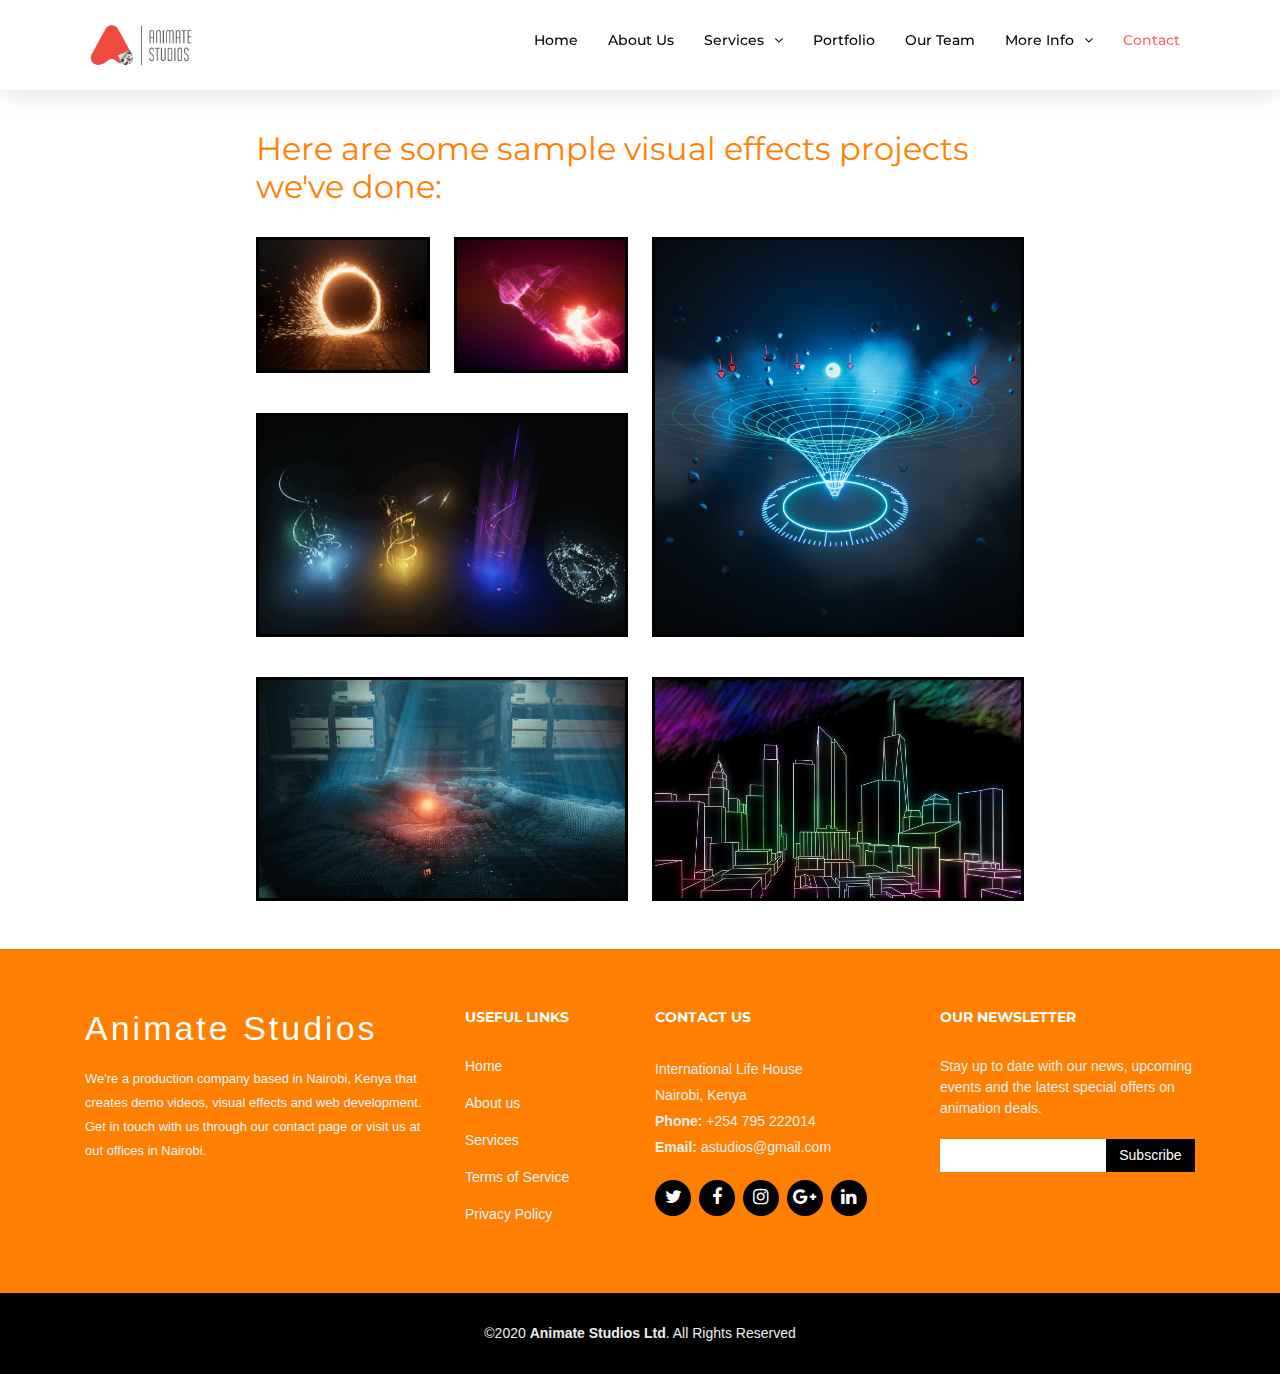
<file: visual.html>
<!DOCTYPE html>
<html lang="en">
<head>
  <meta charset="utf-8">
  <title>Visual Effects</title>
  <meta content="width=device-width, initial-scale=1.0" name="viewport">
  <meta content="" name="keywords">
  <meta content="" name="description">

  <!-- Favicons -->
  <link href="img/icon.png" rel="icon">
  <link href="img/apple-touch-icon.png" rel="apple-touch-icon">

  <!-- Google Fonts -->
  <link href="https://fonts.googleapis.com/css?family=Open+Sans:300,300i,400,400i,700,700i|Montserrat:300,400,500,700" rel="stylesheet">

  <!-- Bootstrap CSS File -->
  <link href="lib/bootstrap/css/bootstrap.min.css" rel="stylesheet">

  <!-- Libraries CSS Files -->
  <link href="lib/font-awesome/css/font-awesome.min.css" rel="stylesheet">
  <link href="lib/animate/animate.min.css" rel="stylesheet">
  <link href="lib/ionicons/css/ionicons.min.css" rel="stylesheet">
  <link href="lib/owlcarousel/assets/owl.carousel.min.css" rel="stylesheet">
  <link href="lib/lightbox/css/lightbox.min.css" rel="stylesheet">

  <!-- Main Stylesheet File -->
  <link href="css/style.css" rel="stylesheet">

</head>

<body>

  <!--==========================
  Header
  ============================-->
  <header id="header" class="fixed-top">
    <div class="container">

      <div class="logo float-left">
        <!-- Uncomment below if you prefer to use an image logo -->
        <!-- <h1 class="text-light"><a href="#header"><span>NewBiz</span></a></h1> -->
        <a href="#intro" class="scrollto"><img src="img/logo3.png" alt="" class="img-fluid"></a>
      </div>

      <nav class="main-nav float-right d-none d-lg-block">
        <ul>
          <li><a href="index.html">Home</a></li>
          <li><a href="about.html">About Us</a></li>
          <li class="drop-down"><a href="services.html">Services</a>
            <ul>
              <li><a href="animation.html">Animations</a></li>
              <li><a href="web.html">Web Design</a></li>
              <li class="active"><a href="visual.html">Visual Effects</a></li>
              <li><a href="explainer.html">Explainer Videos</a></li>
              <li><a href="branding.html">Branding</a></li>
              <li><a href="illustration.html">Illustrations</a></li>
            </ul>
          </li>
          <li><a href="portfolio.html">Portfolio</a></li>
          <li><a href="team.html">Our Team</a></li>
          <li class="drop-down"><a href="">More Info</a>
            <ul>
              <li><a href="faqs.html">FAQs</a></li>
              <li><a href="terms.html">Terms Of Service</a></li>
              <li><a href="privacy.html">Privacy Policy</a></li>
            </ul>
          </li>
          <li class="active"><a href="contact.html">Contact</a></li>
        </ul>
      </nav><!-- .main-nav -->
      
    </div>
  </header><!-- #header -->

  <main id="main">
    <div class="container1" style="margin-top: 130px; color: #ff8000;" >
        <h2 style="margin-bottom: 30px;">Here are some sample visual effects projects we've done:</h2>
        <div class="gallery">
            <figure class="gallery__item gallery__item--1">
                <img src="img/visual1.png" class="gallery__img" alt="Image 1">
              </figure>
              <figure class="gallery__item gallery__item--2">
                <img src="img/visual2.png" class="gallery__img" alt="Image 2">
              </figure>
              <figure class="gallery__item gallery__item--3">
                <img src="img/visual3.png" class="gallery__img" alt="Image 3">
              </figure>
              <figure class="gallery__item gallery__item--4">
                <img src="img/visual4.png" class="gallery__img" alt="Image 4">
              </figure>
              <figure class="gallery__item gallery__item--5">
                <img src="img/visual5.jpg" class="gallery__img" alt="Image 5">
              </figure>
              <figure class="gallery__item gallery__item--6">
                <img src="img/visual6.jpg" class="gallery__img" alt="Image 6">
              </figure>
        </div>

  </main>

  <!--==========================
    Footer
  ============================-->
  <footer id="footer">
    <div class="footer-top">
      <div class="container">
        <div class="row">

          <div class="col-lg-4 col-md-6 footer-info">
            <h3>Animate Studios</h3>
            <p>We're a production company based in Nairobi, Kenya that creates demo videos, visual effects and web development. Get in touch with us through our contact page or visit us at out offices in Nairobi.</p>
          </div>

          <div class="col-lg-2 col-md-6 footer-links">
            <h4>Useful Links</h4>
            <ul>
              <li><a href="index.html">Home</a></li>
              <li><a href="about.html">About us</a></li>
              <li><a href="services.html">Services</a></li>
              <li><a href="terms.html">Terms of Service</a></li>
              <li><a href="privacy.html">Privacy Policy</a></li>
            </ul>
          </div>

          <div class="col-lg-3 col-md-6 footer-contact">
            <h4>Contact Us</h4>
            <p>
              International Life House <br>
              Nairobi, Kenya<br>
              <strong>Phone:</strong> +254 795 222014<br>
              <strong>Email:</strong> astudios@gmail.com<br>
            </p>

            <div class="social-links">
              <a href="https://twitter.com" class="twitter"><i class="fa fa-twitter"></i></a>
              <a href="https://facebook.com" class="facebook"><i class="fa fa-facebook"></i></a>
              <a href="https://instagram.com" class="instagram"><i class="fa fa-instagram"></i></a>
              <a href="https://google.com" class="google-plus"><i class="fa fa-google-plus"></i></a>
              <a href="https://linkedin.com" class="linkedin"><i class="fa fa-linkedin"></i></a>
            </div>

          </div>

          <div class="col-lg-3 col-md-6 footer-newsletter">
            <h4>Our Newsletter</h4>
            <p>Stay up to date with our news, upcoming events and the latest special offers on animation deals.</p>
            <form action="" method="post">
              <input type="email" name="email"><input type="submit"  value="Subscribe">
            </form>
          </div>

        </div>
      </div>
    </div>

    <div class="container">
      <div class="copyright">
        &copy;2020 <strong>Animate Studios Ltd</strong>. All Rights Reserved
      </div>
    </div>
  </footer><!-- #footer -->

  <a href="#" class="back-to-top"><i class="fa fa-chevron-up"></i></a>
  <!-- Uncomment below i you want to use a preloader -->
  <!-- <div id="preloader"></div> -->

  <!-- JavaScript Libraries -->
  <script src="lib/jquery/jquery.min.js"></script>
  <script src="lib/jquery/jquery-migrate.min.js"></script>
  <script src="lib/bootstrap/js/bootstrap.bundle.min.js"></script>
  <script src="lib/easing/easing.min.js"></script>
  <script src="lib/mobile-nav/mobile-nav.js"></script>
  <script src="lib/wow/wow.min.js"></script>
  <script src="lib/waypoints/waypoints.min.js"></script>
  <script src="lib/counterup/counterup.min.js"></script>
  <script src="lib/owlcarousel/owl.carousel.min.js"></script>
  <script src="lib/isotope/isotope.pkgd.min.js"></script>
  <script src="lib/lightbox/js/lightbox.min.js"></script>
  <!-- Contact Form JavaScript File -->
  <script src="contactform/contactform.js"></script>

  <!-- Template Main Javascript File -->
  <script src="js/main.js"></script>

</body>
</html>
</file>
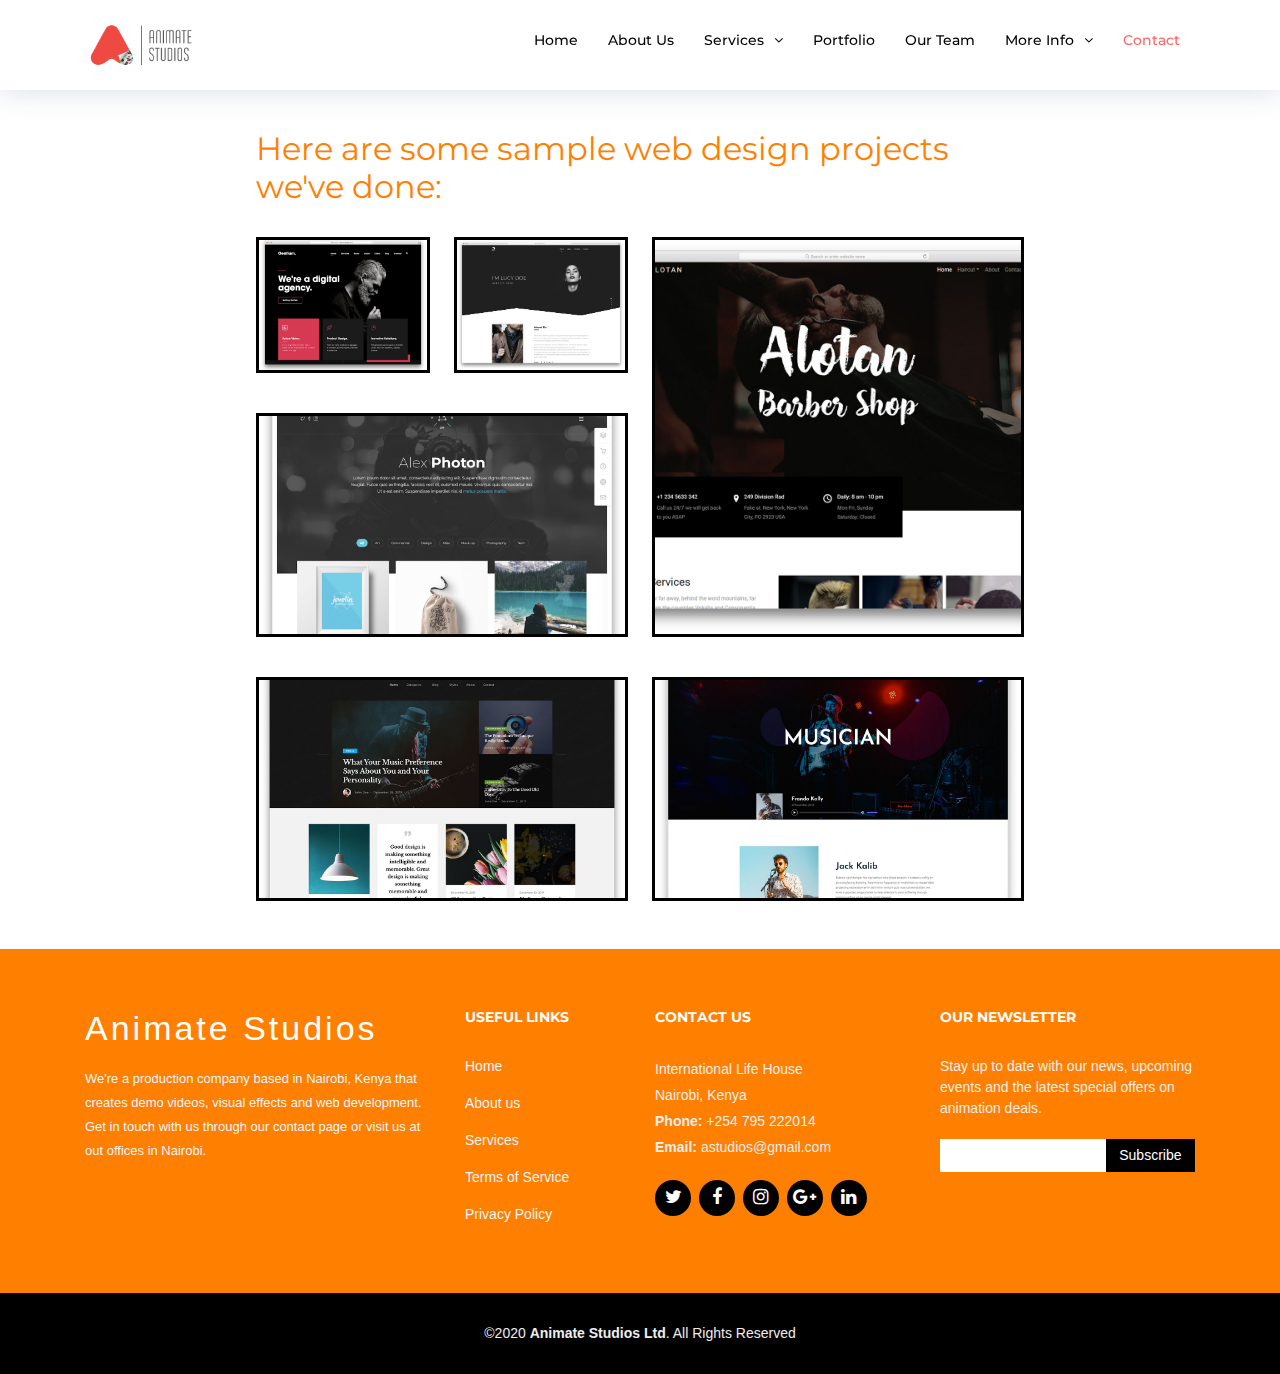
<file: web.html>
<!DOCTYPE html>
<html lang="en">
<head>
  <meta charset="utf-8">
  <title>Web Design</title>
  <meta content="width=device-width, initial-scale=1.0" name="viewport">
  <meta content="" name="keywords">
  <meta content="" name="description">

  <!-- Favicons -->
  <link href="img/icon.png" rel="icon">
  <link href="img/apple-touch-icon.png" rel="apple-touch-icon">

  <!-- Google Fonts -->
  <link href="https://fonts.googleapis.com/css?family=Open+Sans:300,300i,400,400i,700,700i|Montserrat:300,400,500,700" rel="stylesheet">

  <!-- Bootstrap CSS File -->
  <link href="lib/bootstrap/css/bootstrap.min.css" rel="stylesheet">

  <!-- Libraries CSS Files -->
  <link href="lib/font-awesome/css/font-awesome.min.css" rel="stylesheet">
  <link href="lib/animate/animate.min.css" rel="stylesheet">
  <link href="lib/ionicons/css/ionicons.min.css" rel="stylesheet">
  <link href="lib/owlcarousel/assets/owl.carousel.min.css" rel="stylesheet">
  <link href="lib/lightbox/css/lightbox.min.css" rel="stylesheet">

  <!-- Main Stylesheet File -->
  <link href="css/style.css" rel="stylesheet">

</head>

<body>

  <!--==========================
  Header
  ============================-->
  <header id="header" class="fixed-top">
    <div class="container">

      <div class="logo float-left">
        <!-- Uncomment below if you prefer to use an image logo -->
        <!-- <h1 class="text-light"><a href="#header"><span>NewBiz</span></a></h1> -->
        <a href="#intro" class="scrollto"><img src="img/logo3.png" alt="" class="img-fluid"></a>
      </div>

      <nav class="main-nav float-right d-none d-lg-block">
        <ul>
          <li><a href="index.html">Home</a></li>
          <li><a href="about.html">About Us</a></li>
          <li class="drop-down"><a href="services.html">Services</a>
            <ul>
              <li><a href="animation.html">Animations</a></li>
              <li class="active"><a href="web.html">Web Design</a></li>
              <li><a href="visual.html">Visual Effects</a></li>
              <li><a href="explainer.html">Explainer Videos</a></li>
              <li><a href="branding.html">Branding</a></li>
              <li><a href="illustration.html">Illustrations</a></li>
            </ul>
          </li>
          <li><a href="portfolio.html">Portfolio</a></li>
          <li><a href="team.html">Our Team</a></li>
          <li class="drop-down"><a href="">More Info</a>
            <ul>
              <li><a href="faqs.html">FAQs</a></li>
              <li><a href="terms.html">Terms Of Service</a></li>
              <li><a href="privacy.html">Privacy Policy</a></li>
            </ul>
          </li>
          <li class="active"><a href="contact.html">Contact</a></li>
        </ul>
      </nav><!-- .main-nav -->
      
    </div>
  </header><!-- #header -->

  <main id="main">
    <div class="container1" style="margin-top: 130px; color: #ff8000;" >
        <h2 style="margin-bottom: 30px;">Here are some sample web design projects we've done:</h2>
        <div class="gallery">
          <figure class="gallery__item gallery__item--1">
            <img src="img/web1.jpg" class="gallery__img" alt="Image 1">
          </figure>
          <figure class="gallery__item gallery__item--2">
            <img src="img/web2.jpg" class="gallery__img" alt="Image 2">
          </figure>
          <figure class="gallery__item gallery__item--3">
            <img src="img/web3.jpg" class="gallery__img" alt="Image 3">
          </figure>
          <figure class="gallery__item gallery__item--4">
            <img src="img/web4.jpg" class="gallery__img" alt="Image 4">
          </figure>
          <figure class="gallery__item gallery__item--5">
            <img src="img/web5.jpg" class="gallery__img" alt="Image 5">
          </figure>
          <figure class="gallery__item gallery__item--6">
            <img src="img/web6.jpg" class="gallery__img" alt="Image 6">
          </figure>
        </div>

  </main>

  <!--==========================
    Footer
  ============================-->
  <footer id="footer">
    <div class="footer-top">
      <div class="container">
        <div class="row">

          <div class="col-lg-4 col-md-6 footer-info">
            <h3>Animate Studios</h3>
            <p>We're a production company based in Nairobi, Kenya that creates demo videos, visual effects and web development. Get in touch with us through our contact page or visit us at out offices in Nairobi.</p>
          </div>

          <div class="col-lg-2 col-md-6 footer-links">
            <h4>Useful Links</h4>
            <ul>
              <li><a href="index.html">Home</a></li>
              <li><a href="about.html">About us</a></li>
              <li><a href="services.html">Services</a></li>
              <li><a href="terms.html">Terms of Service</a></li>
              <li><a href="privacy.html">Privacy Policy</a></li>
            </ul>
          </div>

          <div class="col-lg-3 col-md-6 footer-contact">
            <h4>Contact Us</h4>
            <p>
              International Life House <br>
              Nairobi, Kenya<br>
              <strong>Phone:</strong> +254 795 222014<br>
              <strong>Email:</strong> astudios@gmail.com<br>
            </p>

            <div class="social-links">
              <a href="https://twitter.com" class="twitter"><i class="fa fa-twitter"></i></a>
              <a href="https://facebook.com" class="facebook"><i class="fa fa-facebook"></i></a>
              <a href="https://instagram.com" class="instagram"><i class="fa fa-instagram"></i></a>
              <a href="https://google.com" class="google-plus"><i class="fa fa-google-plus"></i></a>
              <a href="https://linkedin.com" class="linkedin"><i class="fa fa-linkedin"></i></a>
            </div>

          </div>

          <div class="col-lg-3 col-md-6 footer-newsletter">
            <h4>Our Newsletter</h4>
            <p>Stay up to date with our news, upcoming events and the latest special offers on animation deals.</p>
            <form action="" method="post">
              <input type="email" name="email"><input type="submit"  value="Subscribe">
            </form>
          </div>

        </div>
      </div>
    </div>

    <div class="container">
      <div class="copyright">
        &copy;2020 <strong>Animate Studios Ltd</strong>. All Rights Reserved
      </div>
    </div>
  </footer><!-- #footer -->

  <a href="#" class="back-to-top"><i class="fa fa-chevron-up"></i></a>
  <!-- Uncomment below i you want to use a preloader -->
  <!-- <div id="preloader"></div> -->

  <!-- JavaScript Libraries -->
  <script src="lib/jquery/jquery.min.js"></script>
  <script src="lib/jquery/jquery-migrate.min.js"></script>
  <script src="lib/bootstrap/js/bootstrap.bundle.min.js"></script>
  <script src="lib/easing/easing.min.js"></script>
  <script src="lib/mobile-nav/mobile-nav.js"></script>
  <script src="lib/wow/wow.min.js"></script>
  <script src="lib/waypoints/waypoints.min.js"></script>
  <script src="lib/counterup/counterup.min.js"></script>
  <script src="lib/owlcarousel/owl.carousel.min.js"></script>
  <script src="lib/isotope/isotope.pkgd.min.js"></script>
  <script src="lib/lightbox/js/lightbox.min.js"></script>
  <!-- Contact Form JavaScript File -->
  <script src="contactform/contactform.js"></script>

  <!-- Template Main Javascript File -->
  <script src="js/main.js"></script>

</body>
</html>
</file>
<file: css/style.css>
body {
  background: #fff;
  color: #444;
  font-family: "San Francisco", sans-serif;
}

a {
  color: #007bff;
  transition: 0.5s;
}

a:hover,
a:active,
a:focus {
  color: #0b6bd3;
  outline: none;
  text-decoration: none;
}

p {
  padding: 0;
  margin: 0 0 30px 0;
}

h1,
h2,
h3,
h4,
h5,
h6 {
  font-family: "Montserrat", sans-serif;
  font-weight: 400;
  margin: 0 0 20px 0;
  padding: 0;
}

/* Back to top button */

.back-to-top {
  position: fixed;
  display: none;
  background: #ff6666;
  color: #fff;
  width: 44px;
  height: 44px;
  text-align: center;
  line-height: 1;
  font-size: 16px;
  border-radius: 50%;
  right: 15px;
  bottom: 15px;
  transition: background 0.5s;
  z-index: 11;
}

.back-to-top i {
  padding-top: 12px;
  color: #fff;
}

/* Prelaoder */

#preloader {
  position: fixed;
  top: 0;
  left: 0;
  right: 0;
  bottom: 0;
  z-index: 9999;
  overflow: hidden;
  background: #fff;
}

#preloader:before {
  content: "";
  position: fixed;
  top: calc(50% - 30px);
  left: calc(50% - 30px);
  border: 6px solid #f2f2f2;
  border-top: 6px solid #007bff;
  border-radius: 50%;
  width: 60px;
  height: 60px;
  -webkit-animation: animate-preloader 1s linear infinite;
  animation: animate-preloader 1s linear infinite;
}

@-webkit-keyframes animate-preloader {
  0% {
    -webkit-transform: rotate(0deg);
    transform: rotate(0deg);
  }

  100% {
    -webkit-transform: rotate(360deg);
    transform: rotate(360deg);
  }
}

@keyframes animate-preloader {
  0% {
    -webkit-transform: rotate(0deg);
    transform: rotate(0deg);
  }

  100% {
    -webkit-transform: rotate(360deg);
    transform: rotate(360deg);
  }
}

/*--------------------------------------------------------------
# Header
--------------------------------------------------------------*/

#header {
  height: 90px;
  transition: all 0.5s;
  z-index: 997;
  transition: all 0.5s;
  padding: 20px 0;
  background: #fff;
  box-shadow: 0px 0px 30px rgba(127, 137, 161, 0.3);
}

#header.header-scrolled,
#header.header-pages {
  height: 60px;
  padding: 10px 0;
}

#header .logo h1 {
  font-size: 36px;
  margin: 0;
  padding: 0;
  line-height: 1;
  font-weight: 400;
  letter-spacing: 3px;
  text-transform: uppercase;
}

#header .logo h1 a,
#header .logo h1 a:hover {
  color: #00366f;
  text-decoration: none;
}

#header .logo img {
  padding: 0;
  margin: 0px 0;
  max-height: 50px;
}

.main-pages {
  margin-top: 60px;
}

/*--------------------------------------------------------------
# Intro Section
--------------------------------------------------------------*/

#intro {
  width: 100%;
  position: relative;
  background: url("../img/bg3.svg") center bottom no-repeat;
  background-size: cover;
  padding: 200px 0 120px 0;
}

#intro .intro-img {
  width: 50%;
  float: right;
}

#intro .intro-info {
  width: 50%;
  float: left;
}

#intro .intro-info h2 {
  color: #fff;
  margin-bottom: 40px;
  font-size: 52px;
  font-weight: 700;
  font-family: "Candara Light", sans-serif;
}

#intro .intro-info h2 span {
  color: #74b5fc;
  text-decoration: underline;
}

#intro .intro-info .btn-get-started,
#intro .intro-info .btn-services {
  font-family: "Montserrat", sans-serif;
  font-size: 14px;
  font-weight: 600;
  letter-spacing: 1px;
  display: inline-block;
  padding: 10px 32px;
  border-radius: 50px;
  transition: 0.5s;
  margin: 0 20px 20px 0;
  color: #fff;
}

#intro .intro-info .btn-get-started {
  background: #ff6666;
  border: 2px solid #fff;
  color: #fff;
}

#intro .intro-info .btn-get-started:hover {
  background: none;
  border-color: #fff;
  color: #fff;
}

#intro .intro-info .btn-services {
  border: 2px solid #fff;
}

#intro .intro-info .btn-services:hover {
  background: #ff6666;
  border-color: #fff;
  color: #fff;
}

/*--------------------------------------------------------------
# Navigation Menu
--------------------------------------------------------------*/

/* Desktop Navigation */

.main-nav {
  /* Drop Down */
  /* Deep Drop Down */
}

.main-nav,
.main-nav * {
  margin: 0;
  padding: 0;
  list-style: none;
}

.main-nav > ul > li {
  position: relative;
  white-space: nowrap;
  float: left;
}

.main-nav a {
  display: block;
  position: relative;
  color: #000000;
  padding: 10px 15px;
  transition: 0.3s;
  font-size: 14px;
  font-family: "Montserrat", sans-serif;
  font-weight: 500;
}

.main-nav a:hover,
.main-nav .active > a,
.main-nav li:hover > a {
  color: #ff6666;
  text-decoration: none;
}

.main-nav .drop-down ul {
  display: block;
  position: absolute;
  left: 0;
  top: calc(100% + 30px);
  z-index: 99;
  opacity: 0;
  visibility: hidden;
  padding: 10px 0;
  background: #fff;
  box-shadow: 0px 0px 30px rgba(127, 137, 161, 0.25);
  transition: ease all 0.3s;
}

.main-nav .drop-down:hover > ul {
  opacity: 1;
  top: 100%;
  visibility: visible;
}

.main-nav .drop-down li {
  min-width: 180px;
  position: relative;
}

.main-nav .drop-down ul a {
  padding: 10px 20px;
  font-size: 13px;
  color: #000000;
}

.main-nav .drop-down ul a:hover,
.main-nav .drop-down ul .active > a,
.main-nav .drop-down ul li:hover > a {
  color: #ff6666;
}

.main-nav .drop-down > a:after {
  content: "\f107";
  font-family: FontAwesome;
  padding-left: 10px;
}

.main-nav .drop-down .drop-down ul {
  top: 0;
  left: calc(100% - 30px);
}

.main-nav .drop-down .drop-down:hover > ul {
  opacity: 1;
  top: 0;
  left: 100%;
}

.main-nav .drop-down .drop-down > a {
  padding-right: 35px;
}

.main-nav .drop-down .drop-down > a:after {
  content: "\f105";
  position: absolute;
  right: 15px;
}

/* Mobile Navigation */

.mobile-nav {
  position: fixed;
  top: 0;
  bottom: 0;
  z-index: 9999;
  overflow-y: auto;
  left: -260px;
  width: 260px;
  padding-top: 18px;
  background: rgba(19, 39, 57, 0.8);
  transition: 0.4s;
}

.mobile-nav * {
  margin: 0;
  padding: 0;
  list-style: none;
}

.mobile-nav a {
  display: block;
  position: relative;
  color: #fff;
  padding: 10px 20px;
  font-weight: 500;
}

.mobile-nav a:hover,
.mobile-nav .active > a,
.mobile-nav li:hover > a {
  color: #74b5fc;
  text-decoration: none;
}

.mobile-nav .drop-down > a:after {
  content: "\f078";
  font-family: FontAwesome;
  padding-left: 10px;
  position: absolute;
  right: 15px;
}

.mobile-nav .active.drop-down > a:after {
  content: "\f077";
}

.mobile-nav .drop-down > a {
  padding-right: 35px;
}

.mobile-nav .drop-down ul {
  display: none;
  overflow: hidden;
}

.mobile-nav .drop-down li {
  padding-left: 20px;
}

.mobile-nav-toggle {
  position: fixed;
  right: 0;
  top: 0;
  z-index: 9998;
  border: 0;
  background: none;
  font-size: 24px;
  transition: all 0.4s;
  outline: none !important;
  line-height: 1;
  cursor: pointer;
  text-align: right;
}

.mobile-nav-toggle i {
  margin: 18px 18px 0 0;
  color: #004289;
}

.mobile-nav-overly {
  width: 100%;
  height: 100%;
  z-index: 9997;
  top: 0;
  left: 0;
  position: fixed;
  background: rgba(19, 39, 57, 0.8);
  overflow: hidden;
  display: none;
}

.mobile-nav-active {
  overflow: hidden;
}

.mobile-nav-active .mobile-nav {
  left: 0;
}

.mobile-nav-active .mobile-nav-toggle i {
  color: #fff;
}

/*--------------------------------------------------------------
# Sections
--------------------------------------------------------------*/

/* Sections Header
--------------------------------*/

.section-header h3 {
  font-size: 36px;
  color: #283d50;
  text-align: center;
  font-weight: 500;
  position: relative;
}

.section-header p {
  text-align: center;
  margin: auto;
  font-size: 15px;
  padding-bottom: 60px;
  color: #556877;
  width: 50%;
}

/* Section with background
--------------------------------*/

.section-bg {
  background: #ff6666;
}

.section-bg1 {
  background: #fff;
}

/* About Us Section
--------------------------------*/

#about {
  background: #fff;
  padding: 60px 0;
}

#about .about-container .background {
  margin: 20px 0;
}

#about .about-container .content {
  background: #fff;
}

#about .about-container .title {
  color: #333;
  font-weight: 700;
  font-size: 32px;
}

#about .about-container p {
  line-height: 26px;
}

#about .about-container p:last-child {
  margin-bottom: 0;
}

#about .about-container .icon-box {
  background: #fff;
  background-size: cover;
  padding: 0 0 30px 0;
}

#about .about-container .icon-box .icon {
  float: left;
  background: #fff;
  width: 64px;
  height: 64px;
  display: -webkit-box;
  display: -webkit-flex;
  display: -ms-flexbox;
  display: flex;
  -webkit-box-pack: center;
  -webkit-justify-content: center;
  -ms-flex-pack: center;
  justify-content: center;
  -webkit-box-align: center;
  -webkit-align-items: center;
  -ms-flex-align: center;
  align-items: center;
  -webkit-box-orient: vertical;
  -webkit-box-direction: normal;
  -webkit-flex-direction: column;
  -ms-flex-direction: column;
  flex-direction: column;
  text-align: center;
  border-radius: 50%;
  border: 2px solid #000000;
  transition: all 0.3s ease-in-out;
}

#about .about-container .icon-box .icon i {
  color: #000000;
  font-size: 24px;
}

#about .about-container .icon-box:hover .icon {
  background: #ff9999;
}

#about .about-container .icon-box:hover .icon i {
  color: #fff;
}

#about .about-container .icon-box .title {
  margin-left: 80px;
  font-weight: 600;
  margin-bottom: 5px;
  font-size: 18px;
}

#about .about-container .icon-box .title a {
  color: #ff6666;
}

#about .about-container .icon-box .description {
  margin-left: 80px;
  line-height: 24px;
  font-size: 14px;
}

#about .about-extra {
  padding-top: 60px;
}

#about .about-extra h4 {
  font-weight: 600;
  font-size: 24px;
}

/* Services Section
--------------------------------*/

#services {
  padding: 60px 0 40px 0;
  box-shadow: inset 0px 0px 0px 0px rgba(0, 0, 0, 0.1);
}

#services .box {
  padding: 30px;
  position: relative;
  overflow: hidden;
  border-radius: 10px;
  margin: 0 10px 40px 10px;
  background: #000;
  box-shadow: 0 10px 29px 0 rgba(68, 88, 144, 0.1);
  transition: all 0.3s ease-in-out;
}

#services .box:hover {
  -webkit-transform: translateY(-5px);
  transform: translateY(-5px);
}

#services .icon {
  position: absolute;
  left: -10px;
  top: calc(50% - 32px);
}

#services .icon i {
  font-size: 64px;
  line-height: 1;
  transition: 0.5s;
}

#services .title {
  margin-left: 40px;
  font-weight: 700;
  margin-bottom: 15px;
  font-size: 18px;
}

#services .title a {
  color: #111;
}

#services .box:hover .title a {
  color: #007bff;
}

#services .description {
  font-size: 14px;
  margin-left: 40px;
  line-height: 24px;
  margin-bottom: 0;
}

#why-us {
  padding: 60px 0;
  background: #000;
}

#why-us .section-header h3,
#why-us .section-header p {
  color: #fff;
}

#why-us .card {
  background: #ff8000;
  border-color: #ffffff;
  border-radius: 10px;
  margin: 0 15px;
  padding: 15px 0;
  text-align: center;
  color: #000;
  transition: 0.3s ease-in-out;
  height: 100%;
}

#why-us .card:hover {
  background: #ff6666;
  border-color: #fff;
}

#why-us .card i {
  font-size: 48px;
  padding-top: 15px;
  color: #fff;
}

#why-us .card h5 {
  font-size: 22px;
  font-weight: 600;
}

#why-us .card p {
  font-size: 15px;
  color: #fff;
}

#why-us .card .readmore {
  color: #fff;
  font-weight: 600;
  display: inline-block;
  transition: 0.3s ease-in-out;
  border-bottom: #00458f solid 2px;
}

#why-us .card .readmore:hover {
  border-bottom: #fff solid 2px;
}

#why-us .counters {
  padding-top: 40px;
}

#why-us .counters span {
  font-family: "Montserrat", sans-serif;
  font-weight: bold;
  font-size: 48px;
  display: block;
  color: #fff;
}

#why-us .counters p {
  padding: 0;
  margin: 0 0 20px 0;
  font-family: "Montserrat", sans-serif;
  font-size: 14px;
  color: #fff;
}

/* Portfolio Section
--------------------------------*/

#portfolio {
  padding: 60px 0;
  box-shadow: 0px 0px 0px 0px rgba(0, 0, 0, 0.1);
}

#portfolio #portfolio-flters {
  padding: 0;
  margin: 5px 0 35px 0;
  list-style: none;
  text-align: center;
}

#portfolio #portfolio-flters li {
  cursor: pointer;
  margin: 15px 15px 15px 0;
  display: inline-block;
  padding: 6px 20px;
  font-size: 12px;
  line-height: 20px;
  color: #007bff;
  border-radius: 50px;
  text-transform: uppercase;
  background: #ecf5ff;
  margin-bottom: 5px;
  transition: all 0.3s ease-in-out;
}

#portfolio #portfolio-flters li:hover,
#portfolio #portfolio-flters li.filter-active {
  background: #007bff;
  color: #fff;
}

#portfolio #portfolio-flters li:last-child {
  margin-right: 0;
}

#portfolio .portfolio-item {
  position: relative;
  overflow: hidden;
  margin-bottom: 30px;
}

#portfolio .portfolio-item .portfolio-wrap {
  overflow: hidden;
  position: relative;
  border-radius: 6px;
  margin: 0;
}

#portfolio .portfolio-item .portfolio-wrap:hover img {
  opacity: 0.4;
  transition: 0.3s;
}

#portfolio .portfolio-item .portfolio-wrap .portfolio-info {
  position: absolute;
  top: 0;
  right: 0;
  bottom: 0;
  left: 0;
  display: -webkit-box;
  display: -webkit-flex;
  display: -ms-flexbox;
  display: flex;
  -webkit-box-pack: center;
  -webkit-justify-content: center;
  -ms-flex-pack: center;
  justify-content: center;
  -webkit-box-align: center;
  -webkit-align-items: center;
  -ms-flex-align: center;
  align-items: center;
  -webkit-box-orient: vertical;
  -webkit-box-direction: normal;
  -webkit-flex-direction: column;
  -ms-flex-direction: column;
  flex-direction: column;
  text-align: center;
  opacity: 0;
  transition: 0.2s linear;
}

#portfolio .portfolio-item .portfolio-wrap .portfolio-info h4 {
  font-size: 22px;
  line-height: 1px;
  font-weight: 700;
  margin-bottom: 14px;
  padding-bottom: 0;
}

#portfolio .portfolio-item .portfolio-wrap .portfolio-info h4 a {
  color: #fff;
}

#portfolio .portfolio-item .portfolio-wrap .portfolio-info h4 a:hover {
  color: #007bff;
}

#portfolio .portfolio-item .portfolio-wrap .portfolio-info p {
  padding: 0;
  margin: 0;
  color: #e2effe;
  font-weight: 500;
  font-size: 14px;
  text-transform: uppercase;
}

#portfolio .portfolio-item .portfolio-wrap .portfolio-info .link-preview,
#portfolio .portfolio-item .portfolio-wrap .portfolio-info .link-details {
  display: inline-block;
  line-height: 1;
  text-align: center;
  width: 36px;
  height: 36px;
  background: #007bff;
  border-radius: 50%;
  margin: 10px 4px 0 4px;
}

#portfolio .portfolio-item .portfolio-wrap .portfolio-info .link-preview i,
#portfolio .portfolio-item .portfolio-wrap .portfolio-info .link-details i {
  padding-top: 6px;
  font-size: 22px;
  color: #fff;
}

#portfolio .portfolio-item .portfolio-wrap .portfolio-info .link-preview:hover,
#portfolio .portfolio-item .portfolio-wrap .portfolio-info .link-details:hover {
  background: #3395ff;
}

#portfolio .portfolio-item .portfolio-wrap .portfolio-info .link-preview:hover i,
#portfolio .portfolio-item .portfolio-wrap .portfolio-info .link-details:hover i {
  color: #fff;
}

#portfolio .portfolio-item .portfolio-wrap:hover {
  background: #003166;
}

#portfolio .portfolio-item .portfolio-wrap:hover .portfolio-info {
  opacity: 1;
}

/* Testimonials Section
--------------------------------*/

#testimonials {
  padding: 60px 0;
  box-shadow: inset 0px 0px 12px 0px rgba(0, 0, 0, 0.1);
}

#testimonials .section-header {
  margin-bottom: 40px;
}

#testimonials .testimonial-item .testimonial-img {
  width: 120px;
  border-radius: 50%;
  border: 4px solid #fff;
  float: left;
}

#testimonials .testimonial-item h3 {
  font-size: 20px;
  font-weight: bold;
  margin: 10px 0 5px 0;
  color: #111;
  margin-left: 140px;
}

#testimonials .testimonial-item h4 {
  font-size: 14px;
  color: #fff;
  margin: 0 0 15px 0;
  margin-left: 140px;
}

#testimonials .testimonial-item p {
  font-style: italic;
  margin: 0 0 15px 140px;
}

#testimonials .owl-nav,
#testimonials .owl-dots {
  margin-top: 5px;
  text-align: center;
}

#testimonials .owl-dot {
  display: inline-block;
  margin: 0 5px;
  width: 12px;
  height: 12px;
  border-radius: 50%;
  background-color: #ddd;
}

#testimonials .owl-dot.active {
  background-color: #007bff;
}

/* Team Section
--------------------------------*/

#team {
  background: #fff;
  padding: 60px 0;
  box-shadow: 0px 0px 12px 0px rgba(0, 0, 0, 0.1);
}

#team .member {
  text-align: center;
  margin-bottom: 20px;
  position: relative;
  border-radius: 50%;
  overflow: hidden;
}

#team .member .member-info {
  opacity: 0;
  display: -webkit-box;
  display: -webkit-flex;
  display: -ms-flexbox;
  display: flex;
  -webkit-box-pack: center;
  -webkit-justify-content: center;
  -ms-flex-pack: center;
  justify-content: center;
  -webkit-box-align: center;
  -webkit-align-items: center;
  -ms-flex-align: center;
  align-items: center;
  position: absolute;
  bottom: 0;
  top: 0;
  left: 0;
  right: 0;
  transition: 0.2s;
}

#team .member .member-info-content {
  margin-top: 50px;
  transition: margin 0.2s;
}

#team .member:hover .member-info {
  background: rgba(0, 62, 128, 0.7);
  opacity: 1;
  transition: 0.4s;
}

#team .member:hover .member-info-content {
  margin-top: 0;
  transition: margin 0.4s;
}

#team .member h4 {
  font-weight: 700;
  margin-bottom: 2px;
  font-size: 18px;
  color: #fff;
}

#team .member span {
  font-style: italic;
  display: block;
  font-size: 13px;
  color: #fff;
}

#team .member .social {
  margin-top: 15px;
}

#team .member .social a {
  transition: none;
  color: #fff;
}

#team .member .social a:hover {
  color: #007bff;
}

#team .member .social i {
  font-size: 18px;
  margin: 0 2px;
}

/* Clients Section
--------------------------------*/

#clients {
  padding: 60px 0;
  box-shadow: inset 0px 0px 12px 0px rgba(0, 0, 0, 0.1);
}

#clients .clients-wrap {
  border-top: 1px solid #d6eaff;
  border-left: 1px solid #d6eaff;
  margin-bottom: 30px;
}

#clients .client-logo {
  padding: 64px;
  display: -webkit-box;
  display: -webkit-flex;
  display: -ms-flexbox;
  display: flex;
  -webkit-box-pack: center;
  -webkit-justify-content: center;
  -ms-flex-pack: center;
  justify-content: center;
  -webkit-box-align: center;
  -webkit-align-items: center;
  -ms-flex-align: center;
  align-items: center;
  border-right: 1px solid #d6eaff;
  border-bottom: 1px solid #d6eaff;
  overflow: hidden;
  background: #fff;
  height: 160px;
}

#clients .client-logo:hover img {
  -webkit-transform: scale(1.2);
  transform: scale(1.2);
}

#clients img {
  transition: all 0.4s ease-in-out;
}

/* Contact Section
--------------------------------*/

#contact {
  box-shadow: 0px 0px 0px 0px rgba(0, 0, 0, 0.1);
  padding: 60px 0;
  overflow: hidden;
}

#contact .section-header {
  padding-bottom: 30px;
}

#contact .contact-about h3 {
  font-size: 36px;
  margin: 0 0 10px 0;
  padding: 0;
  line-height: 1;
  font-family: "Montserrat", sans-serif;
  font-weight: 300;
  letter-spacing: 3px;
  text-transform: uppercase;
  color: #007bff;
}

#contact .contact-about p {
  font-size: 14px;
  line-height: 24px;
  font-family: "Montserrat", sans-serif;
  color: #888;
}

#contact .social-links {
  padding-bottom: 20px;
}

#contact .social-links a {
  font-size: 18px;
  display: inline-block;
  background: #fff;
  color: #007bff;
  line-height: 1;
  padding: 8px 0;
  margin-right: 4px;
  border-radius: 50%;
  text-align: center;
  width: 36px;
  height: 36px;
  transition: 0.3s;
  border: 1px solid #007bff;
}

#contact .social-links a:hover {
  background: #007bff;
  color: #fff;
}

#contact .info {
  color: #283d50;
}

#contact .info i {
  font-size: 32px;
  color: #007bff;
  float: left;
  line-height: 1;
}

#contact .info p {
  padding: 0 0 10px 36px;
  line-height: 28px;
  font-size: 14px;
}

#contact .form #sendmessage {
  color: #007bff;
  border: 1px solid #007bff;
  display: none;
  text-align: center;
  padding: 15px;
  font-weight: 600;
  margin-bottom: 15px;
}

#contact .form #errormessage {
  color: red;
  display: none;
  border: 1px solid red;
  text-align: center;
  padding: 15px;
  font-weight: 600;
  margin-bottom: 15px;
}

#contact .form #sendmessage.show,
#contact .form #errormessage.show,
#contact .form .show {
  display: block;
}

#contact .form .validation {
  color: red;
  display: none;
  margin: 0 0 20px;
  font-weight: 400;
  font-size: 13px;
}

#contact .form input,
#contact .form textarea {
  border-radius: 0;
  box-shadow: none;
  font-size: 14px;
}

#contact .form button[type="submit"] {
  background: #000000;
  border: 0;
  border-radius: 20px;
  padding: 8px 30px;
  color: #fff;
  transition: 0.3s;
}

#contact .form button[type="submit"]:hover {
  background: #0067d5;
  cursor: pointer;
}

/*--------------------------------------------------------------
#FAQs
--------------------------------------------------------------*/

#faqs {
  background: #fff;
  padding: 60px 0;
  box-shadow: 0px 0px 0px 0px rgba(0, 0, 0, 0.1);
}

#faqs h4{
  color: #ff8000;
}

#faqs p{
  text-align: left;
  font-size: 15px;
  color: #000;
}
/*--------------------------------------------------------------
# Footer
--------------------------------------------------------------*/

#footer {
  background: #000000;
  padding: 0 0 30px 0;
  color: #eee;
  font-size: 14px;
}

#footer .footer-top {
  background: #FF8000;
  padding: 60px 0 30px 0;
}

#footer .footer-top .footer-info {
  margin-bottom: 30px;
}

#footer .footer-top .footer-info h3 {
  font-size: 34px;
  margin: 0 0 20px 0;
  padding: 2px 0 2px 0;
  line-height: 1;
  font-family: "Helvetica", sans-serif;
  color: #fff;
  font-weight: 400;
  letter-spacing: 3px;
  /*text-transform: uppercase;*/
}

#footer .footer-top .footer-info p {
  font-size: 13px;
  line-height: 24px;
  margin-bottom: 0;
  font-family: "Helvetica", sans-serif;
  color: #ecf5ff;
}

#footer .footer-top .social-links a {
  font-size: 18px;
  display: inline-block;
  background: #000000;
  color: #fff;
  line-height: 1;
  padding: 8px 0;
  margin-right: 4px;
  border-radius: 50%;
  text-align: center;
  width: 36px;
  height: 36px;
  transition: 0.3s;
}

#footer .footer-top .social-links a:hover {
  background: #FF6666;
  color: #fff;
}

#footer .footer-top h4 {
  font-size: 14px;
  font-weight: bold;
  color: #fff;
  text-transform: uppercase;
  position: relative;
  padding-bottom: 10px;
}

#footer .footer-top .footer-links {
  margin-bottom: 30px;
}

#footer .footer-top .footer-links ul {
  list-style: none;
  padding: 0;
  margin: 0;
}

#footer .footer-top .footer-links ul li {
  padding: 8px 0;
}

#footer .footer-top .footer-links ul li:first-child {
  padding-top: 0;
}

#footer .footer-top .footer-links ul a {
  color: #ecf5ff;
}

#footer .footer-top .footer-links ul a:hover {
  color: #74b5fc;
}

#footer .footer-top .footer-contact {
  margin-bottom: 30px;
}

#footer .footer-top .footer-contact p {
  line-height: 26px;
}

#footer .footer-top .footer-newsletter {
  margin-bottom: 30px;
}

#footer .footer-top .footer-newsletter input[type="email"] {
  border: 0;
  padding: 6px 8px;
  width: 65%;
}

#footer .footer-top .footer-newsletter input[type="submit"] {
  background: #000000;
  border: 0;
  width: 35%;
  padding: 6px 0;
  text-align: center;
  color: #fff;
  transition: 0.3s;
  cursor: pointer;
}

#footer .footer-top .footer-newsletter input[type="submit"]:hover {
  background: #0062cc;
}

#footer .copyright {
  text-align: center;
  padding-top: 30px;
}

#footer .credits {
  text-align: center;
  font-size: 13px;
  color: #f1f7ff;
}

#footer .credits a {
  color: #bfddfe;
}

#footer .credits a:hover {
  color: #f1f7ff;
}

/*--------------------------------------------------------------
# Responsive Media Queries
--------------------------------------------------------------*/

@media (min-width: 992px) {
  #testimonials .testimonial-item p {
    width: 80%;
  }
}

@media (max-width: 991px) {
  #header {
    height: 60px;
    padding: 10px 0;
  }

  #header .logo h1 {
    font-size: 28px;
    padding: 8px 0;
  }

  #intro {
    padding: 140px 0 60px 0;
  }

  #intro .intro-img {
    width: 80%;
    float: none;
    margin: 0 auto 25px auto;
  }

  #intro .intro-info {
    width: 80%;
    float: none;
    margin: auto;
    text-align: center;
  }

  #why-us .card {
    margin: 0;
  }
}

@media (max-width: 768px) {
  .back-to-top {
    bottom: 15px;
  }
}

@media (max-width: 767px) {
  #intro .intro-info {
    width: 100%;
  }

  #intro .intro-info h2 {
    font-size: 34px;
    margin-bottom: 30px;
  }

  .section-header p {
    width: 100%;
  }

  #testimonials .testimonial-item {
    text-align: center;
  }

  #testimonials .testimonial-item .testimonial-img {
    float: none;
    margin: auto;
  }

  #testimonials .testimonial-item h3,
  #testimonials .testimonial-item h4,
  #testimonials .testimonial-item p {
    margin-left: 0;
  }
}

@media (max-width: 574px) {
  #intro {
    padding: 100px 0 20px 0;
  }
}

.elementor-nav-menu--dropdown {
  font-size: 8em;
}
/*
Elementor form datepicker on mobile correction
*/
input[type="date"]:before{
color:rgba(53, 53, 53, 0.44);
content:attr(placeholder);
}
input[type="date"].full:before {
color:black;
content:""!important;
}
input[type="time"]:before{
color:rgba(53, 53, 53, 0.44);
content:attr(placeholder);
}
input[type="time"].full:before {
color:black;
content:""!important;
}
/*
Elementor table of contents left margin spacing
*/
.elementor-toc__list-wrapper {
  margin-left: 0;
}
/*
Paragraph top margin spacing
*/
p {
  margin-top: 20px;
margin-bottom: 20px;
}

/*Grid Container

*,
*::after,
*::before {
  margin: 0;
  padding: 0;
  box-sizing: inherit; 
}*/

html {
  box-sizing: border-box;
  /*font-size: 62.5%; */
}

/*body {
  font-family: "Nunito", sans-serif;
  color: #333;
  font-weight: 300;
  line-height: 1.6; 
}*/

.container1 {
  width: 60%;
  margin: 2rem auto; 
}

.gallery {
  display: grid;
  grid-template-columns: repeat(8, 1fr);
  grid-template-rows: repeat(8, 5vw);
  grid-gap: 1.5rem; 
}

.gallery__img {
  width: 100%;
  height: 100%;
  object-fit: cover;
  display: block; 
  border-color: #000;
  border-style: solid;
}

.gallery__item--1 {
  grid-column-start: 1;
  grid-column-end: 3;
  grid-row-start: 1;
  grid-row-end: 3;

  /** Alternative Syntax **/
  /* grid-column: 1 / span 2;  */
  /* grid-row: 1 / span 2; */
}

.gallery__item--2 {
  grid-column-start: 3;
  grid-column-end: 5;
  grid-row-start: 1;
  grid-row-end: 3;

  /** Alternative Syntax **/
  /* grid-column: 3 / span 2;  */
  /* grid-row: 1 / span 2; */
}

.gallery__item--3 {
  grid-column-start: 5;
  grid-column-end: 9;
  grid-row-start: 1;
  grid-row-end: 6;

  /** Alternative Syntax **/
  /* grid-column: 5 / span 4;
  grid-row: 1 / span 5; */
}

.gallery__item--4 {
  grid-column-start: 1;
  grid-column-end: 5;
  grid-row-start: 3;
  grid-row-end: 6;

  /** Alternative Syntax **/
  /* grid-column: 1 / span 4;  */
  /* grid-row: 3 / span 3; */
}

.gallery__item--5 {
  grid-column-start: 1;
  grid-column-end: 5;
  grid-row-start: 6;
  grid-row-end: 9;

  /** Alternative Syntax **/
  /* grid-column: 1 / span 4; */
  /* grid-row: 6 / span 3; */
}

.gallery__item--6 {
  grid-column-start: 5;
  grid-column-end: 9;
  grid-row-start: 6;
  grid-row-end: 9;

  /** Alternative Syntax **/
  /* grid-column: 5 / span 4; */
  /* grid-row: 6 / span 3; */
}
</file>
